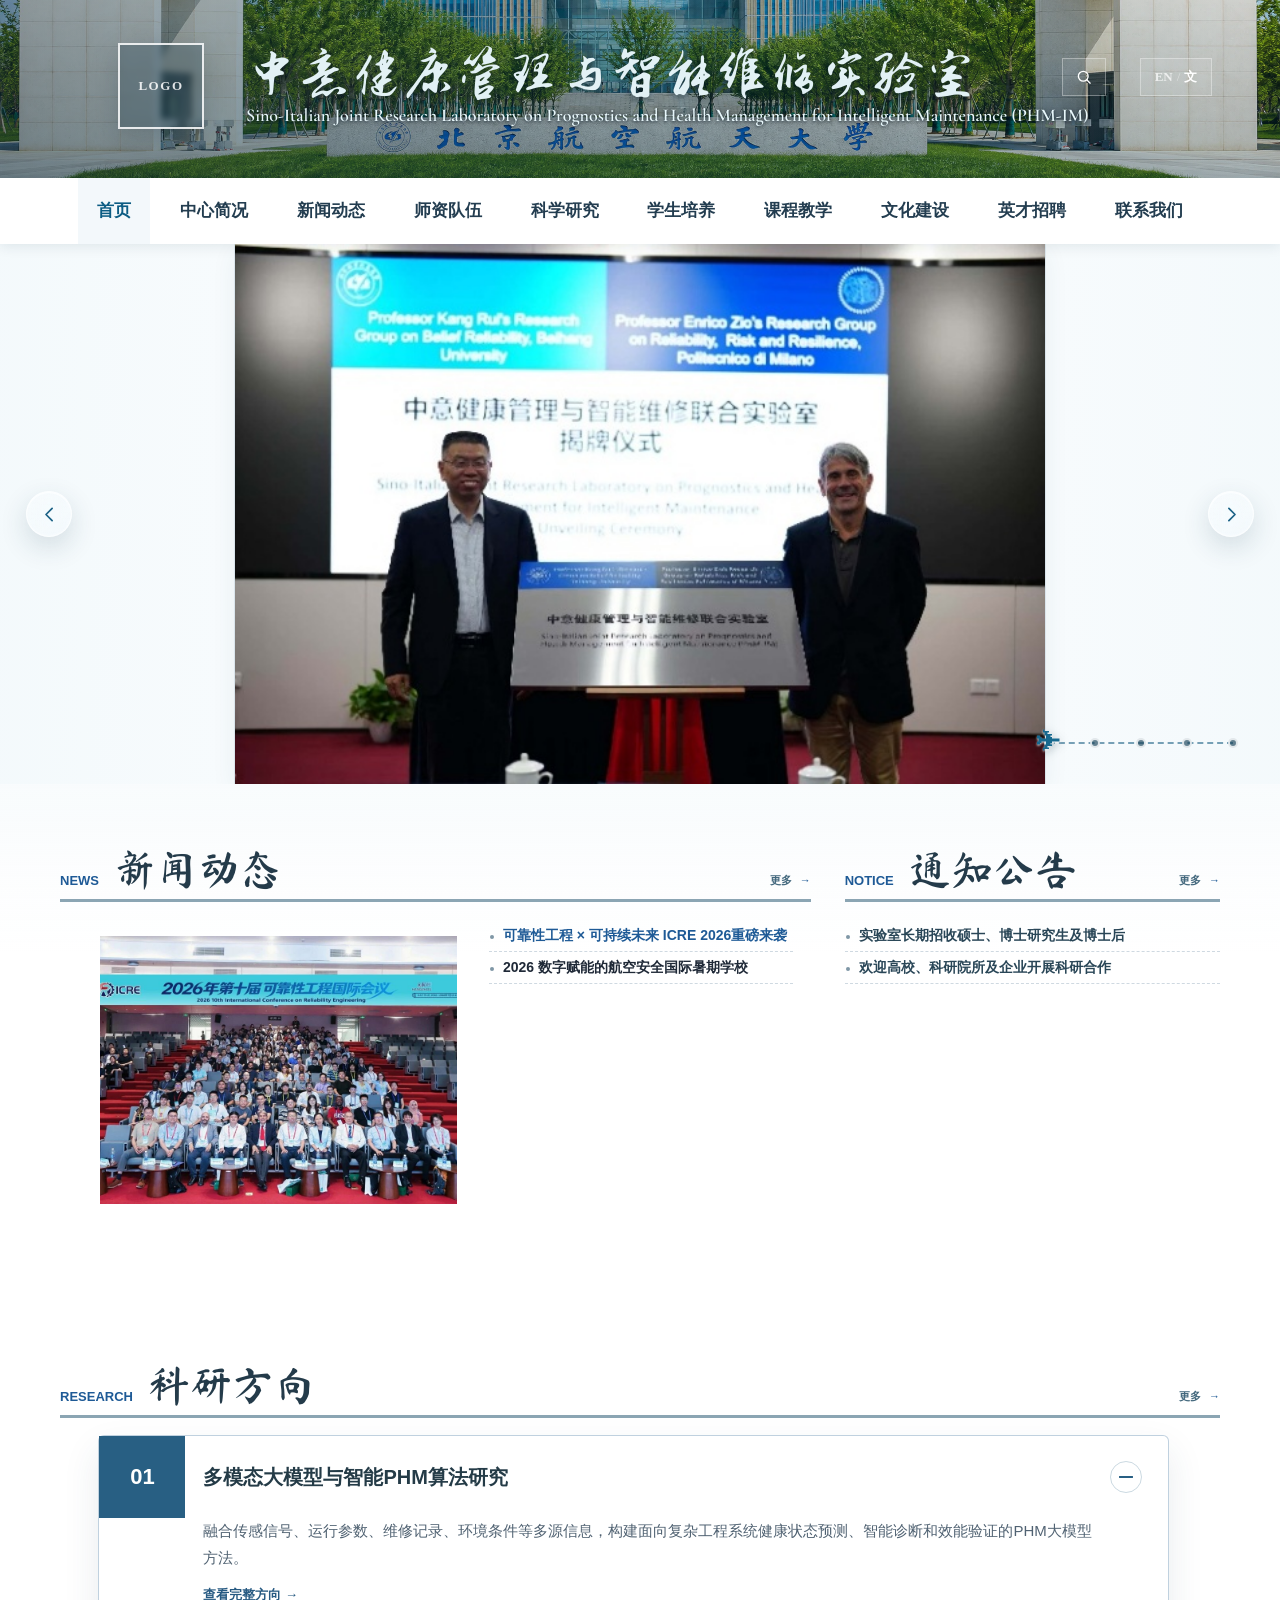
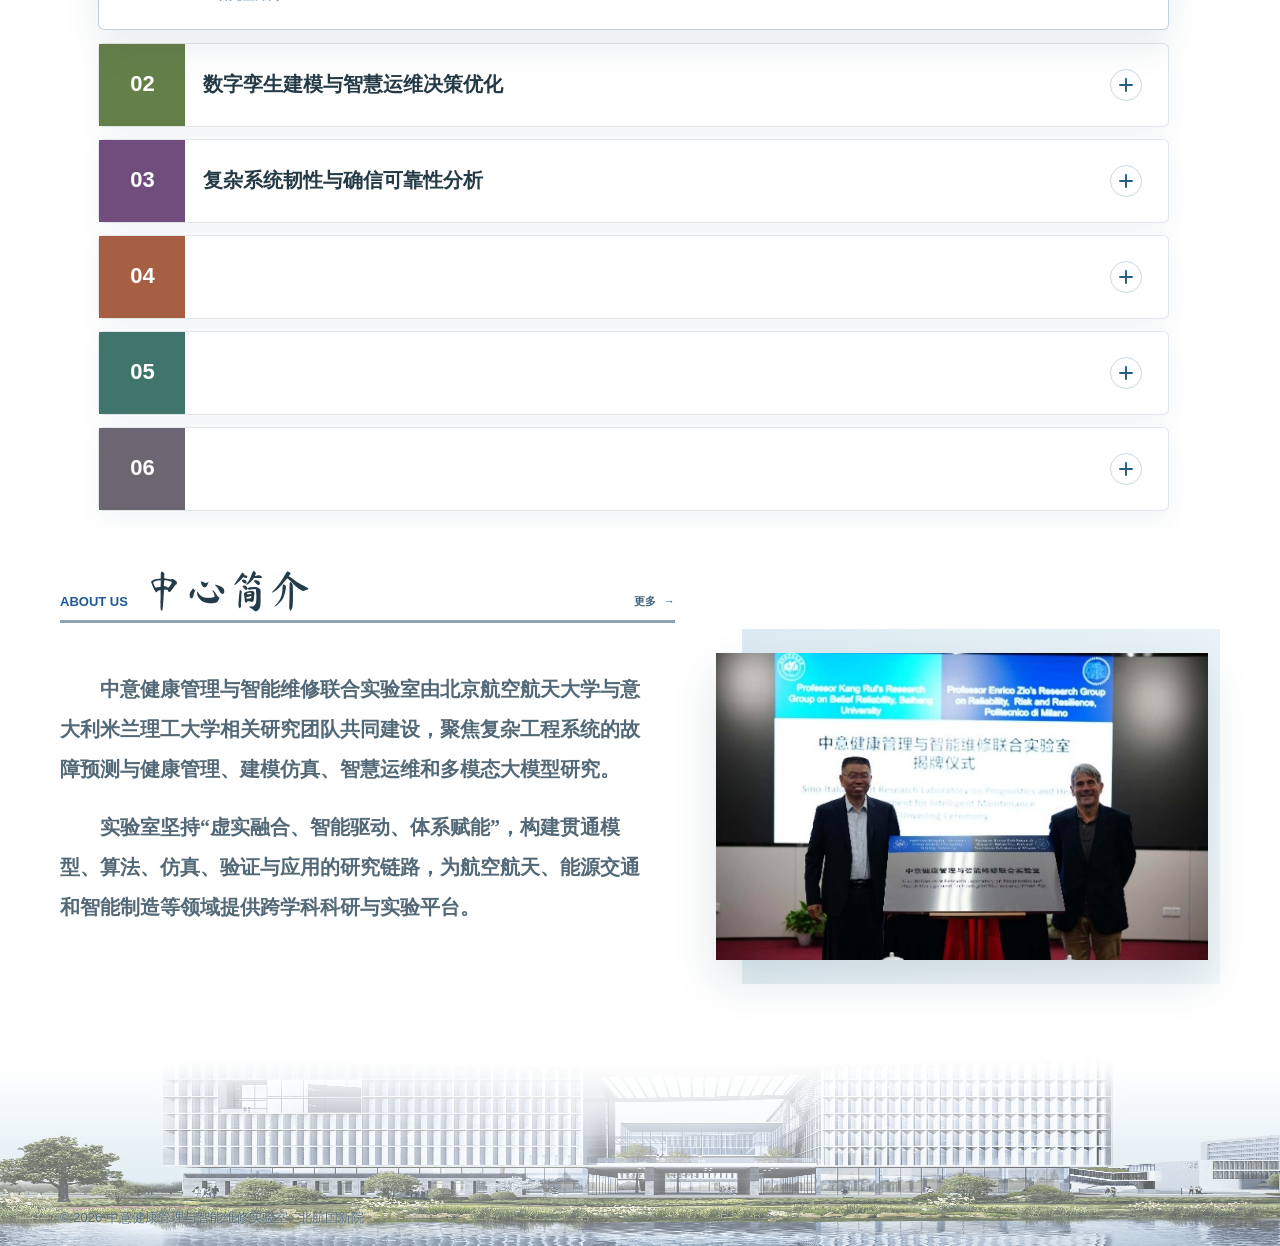
<file: index.html>
<!doctype html>
<html lang="zh-CN">
<head>
  <meta charset="utf-8">
  <meta name="viewport" content="width=device-width, initial-scale=1">
  <meta name="description" content="中意健康管理与智能维修联合实验室，聚焦复杂装备智能运维、故障预测与健康管理、数字孪生建模与韧性可靠性分析。">
  <title>中意健康管理与智能维修实验室 - 北航国新院</title>
  <link rel="preload" href="assets/fonts/ZhiMangXing-BrandSubset.ttf" as="font" type="font/ttf" crossorigin>
  <link rel="preload" href="assets/fonts/CormorantGaramond-BrandSubset.ttf" as="font" type="font/ttf" crossorigin>
  <link rel="preload" href="assets/fonts/MaShanZheng-HomeTitles.ttf" as="font" type="font/ttf" crossorigin>
  <link rel="stylesheet" href="assets/css/styles.css?v=35">
  <script src="assets/js/publications.js" defer></script>
  <script src="assets/js/content-data.js?v=8" defer></script>
  <script src="assets/js/site-config.js" defer></script>
  <script src="assets/js/site-search.js" defer></script>
  <script src="assets/js/home-interactions.js?v=40" defer></script>
  <script src="assets/js/site-navigation.js" defer></script>
  <script src="assets/js/scroll-reveal.js?v=2" defer></script>
  <script src="assets/js/research-topics.js?v=3" defer></script>
  <script src="assets/js/main.js?v=18" defer></script>
</head>
<body>
  <header class="site-header">
    <div class="brand-banner">
      <div class="brand-banner-inner">
        <a class="brand-identity" href="#home" data-page-link="home" aria-label="返回首页">
          <span class="brand-logo-placeholder" aria-hidden="true">LOGO</span>
          <span class="brand-name">
            <span class="brand-name-cn">中意健康管理与智能维修实验室</span>
            <span class="brand-name-en">Sino-Italian Joint Research Laboratory on Prognostics and Health Management for Intelligent Maintenance (PHM-IM)</span>
          </span>
        </a>
        <div class="header-utilities">
          <button class="header-search" type="button" aria-label="搜索" title="搜索">
            <svg viewBox="0 0 24 24" aria-hidden="true">
              <circle cx="11" cy="11" r="6.5"></circle>
              <path d="m16 16 4.2 4.2"></path>
            </svg>
          </button>
          <div class="language-switch header-language-switch" aria-label="语言选择">
            <a href="?lang=en" lang="en" data-language="en">EN</a>
            <span>/</span>
            <a class="is-active" href="index.html" lang="zh-CN" data-language="zh">文</a>
          </div>
        </div>
      </div>
    </div>
    <nav class="navbar" aria-label="主导航">
      <button class="nav-toggle" type="button" aria-expanded="false" aria-controls="primary-nav">菜单</button>
      <div class="nav-links" id="primary-nav">
        <a class="is-active" href="#home" data-page-link="home">首页</a>
        <div class="nav-item">
          <button class="nav-parent" type="button" aria-expanded="false" data-parent-route="team">
            <span data-nav-text data-nav-key="about-menu">中心简况</span>
          </button>
          <div class="nav-submenu">
            <a href="#team" data-page-link="team">中心简介</a>
            <a href="#center-philosophy" data-page-link="center-philosophy">中心理念</a>
            <a href="#organization" data-page-link="organization">组织架构</a>
          </div>
        </div>
        <div class="nav-item">
          <button class="nav-parent" type="button" aria-expanded="false" data-parent-route="news-conferences">
            <span data-nav-text data-nav-key="news-menu">新闻动态</span>
          </button>
          <div class="nav-submenu">
            <a href="#news-conferences" data-page-link="news" data-route="news-conferences">学术会议</a>
            <a href="#news-activities" data-page-link="news" data-route="news-activities">学术活动</a>
            <a href="#news-papers" data-page-link="news" data-route="news-papers">论文成果</a>
            <a href="#news-notices" data-page-link="news" data-route="news-notices">通知公告</a>
          </div>
        </div>
        <div class="nav-item">
          <button class="nav-parent" type="button" aria-expanded="false" data-parent-route="faculty-overview">
            <span data-nav-text data-nav-key="faculty-menu">师资队伍</span>
          </button>
          <div class="nav-submenu">
            <a href="#faculty-teachers" data-page-link="faculty" data-route="faculty-teachers" data-section-target="lab-faculty">教师</a>
            <a href="#faculty-postdocs" data-page-link="faculty" data-route="faculty-postdocs" data-section-target="lab-postdocs">博士后</a>
          </div>
        </div>
        <div class="nav-item">
          <button class="nav-parent" type="button" aria-expanded="false" data-parent-route="research">
            <span data-nav-text data-nav-key="research-menu">科学研究</span>
          </button>
          <div class="nav-submenu">
            <a href="#research" data-page-link="research">科研方向</a>
            <a href="#research-projects" data-page-link="research-projects">科研项目</a>
            <a href="#achievements" data-page-link="achievements">科研成果</a>
            <a href="#research-cooperation" data-page-link="research-cooperation">科研合作</a>
          </div>
        </div>
        <div class="nav-item">
          <button class="nav-parent" type="button" aria-expanded="false" data-parent-route="education">
            <span data-nav-text data-nav-key="students-menu">学生培养</span>
          </button>
          <div class="nav-submenu">
            <a href="#doctoral-students" data-page-link="education" data-route="doctoral-students" data-section-target="current-doctoral">博士研究生</a>
            <a href="#masters-students" data-page-link="education" data-route="masters-students" data-section-target="current-masters">硕士研究生</a>
            <div class="nav-submenu-group">
              <button class="nav-submenu-parent" type="button" aria-expanded="false" data-nav-key="alumni-menu">往届研究生</button>
              <div class="nav-submenu nav-submenu-nested">
                <a href="#alumni-doctoral" data-page-link="alumni-doctoral">博士研究生</a>
                <a href="#alumni-masters" data-page-link="alumni-masters">硕士研究生</a>
              </div>
            </div>
          </div>
        </div>
        <div class="nav-item">
          <button class="nav-parent" type="button" aria-expanded="false" data-parent-route="teaching">
            <span data-nav-text data-nav-key="teaching-menu">课程教学</span>
          </button>
          <div class="nav-submenu">
            <a href="#teaching-undergraduate" data-page-link="teaching" data-route="teaching-undergraduate">本科生课程</a>
            <a href="#teaching-graduate" data-page-link="teaching" data-route="teaching-graduate">研究生课程</a>
          </div>
        </div>
        <div class="nav-item">
          <button class="nav-parent" type="button" aria-expanded="false" data-parent-route="culture">
            <span data-nav-text data-nav-key="culture-menu">文化建设</span>
          </button>
          <div class="nav-submenu">
            <a href="#culture-gallery" data-page-link="culture" data-route="culture-gallery">文化掠影</a>
            <a href="#culture-party" data-page-link="culture" data-route="culture-party">党建活动</a>
            <a href="#culture-academic" data-page-link="culture" data-route="culture-academic">学术交流</a>
            <a href="#culture-team" data-page-link="culture" data-route="culture-team">团队建设</a>
          </div>
        </div>
        <div class="nav-item">
          <button class="nav-parent" type="button" aria-expanded="false" data-parent-route="recruitment">
            <span data-nav-text data-nav-key="recruitment-menu">英才招聘</span>
          </button>
          <div class="nav-submenu">
            <a href="#recruitment-admissions" data-page-link="talent-recruitment" data-route="recruitment-admissions">招生信息</a>
            <a href="#recruitment-talent" data-page-link="talent-recruitment" data-route="recruitment-talent">人才招聘</a>
          </div>
        </div>
        <a href="#contact" data-page-link="contact">联系我们</a>
      </div>
    </nav>
  </header>

  <main>
    <section class="page-panel is-active" id="home" data-page="home">
      <section class="lab-carousel home-hero-carousel" data-lab-carousel aria-roledescription="轮播图">
        <div class="lab-carousel-slides" aria-live="off">
          <figure class="lab-slide is-active">
            <img src="image/lab1.png" alt="实验室图片 1" width="624" height="416" decoding="async" fetchpriority="high">
          </figure>
          <figure class="lab-slide">
            <img src="image/lab2.png" alt="实验室图片 2" loading="lazy">
          </figure>
          <figure class="lab-slide">
            <img src="image/lab3.png" alt="实验室图片 3" loading="lazy">
          </figure>
          <figure class="lab-slide">
            <img src="image/lab6.jpg" alt="实验室图片 6" loading="lazy">
          </figure>
          <figure class="lab-slide">
            <img src="image/lab5.png" alt="实验室图片 5" loading="lazy">
          </figure>
        </div>
        <button class="lab-carousel-arrow is-prev" type="button" data-carousel-prev aria-label="查看上一张图片">
          <svg viewBox="0 0 24 24" aria-hidden="true">
            <path d="M15 5 8 12l7 7"></path>
          </svg>
        </button>
        <button class="lab-carousel-arrow is-next" type="button" data-carousel-next aria-label="查看下一张图片">
          <svg viewBox="0 0 24 24" aria-hidden="true">
            <path d="m9 5 7 7-7 7"></path>
          </svg>
        </button>
        <div class="lab-carousel-dots" aria-label="选择首页图片">
          <span class="lab-carousel-route" aria-hidden="true"></span>
          <span class="lab-carousel-plane" aria-hidden="true">✈</span>
          <button class="lab-carousel-dot is-active" type="button" aria-label="查看第 1 张图片" aria-current="true"></button>
          <button class="lab-carousel-dot" type="button" aria-label="查看第 2 张图片"></button>
          <button class="lab-carousel-dot" type="button" aria-label="查看第 3 张图片"></button>
          <button class="lab-carousel-dot" type="button" aria-label="查看第 4 张图片"></button>
          <button class="lab-carousel-dot" type="button" aria-label="查看第 5 张图片"></button>
        </div>
      </section>

      <section class="home-content-section home-information" aria-label="新闻动态与通知公告">
        <div class="section-shell home-information-grid">
          <section class="home-information-news" aria-labelledby="home-news-title">
            <header class="home-block-heading">
              <div class="home-block-heading-main">
                <small>NEWS</small>
                <h2 id="home-news-title">新闻动态</h2>
              </div>
              <a class="home-more" href="#news-conferences" data-page-link="news" data-route="news-conferences">更多</a>
            </header>
            <div class="home-news-board" data-home-news-board>
              <figure class="home-news-cover" aria-label="新闻封面图">
                <img class="is-active" src="image/icre-2026-cover.jpg" alt="ICRE 2026会议参会人员合影" width="1016" height="678" decoding="async" fetchpriority="high" data-home-news-cover="0">
                <img src="image/summer-school-2026.jpg" alt="2026 数字赋能的航空安全国际暑期学校合影" data-home-news-cover="1" loading="lazy">
              </figure>
              <div class="home-news-list">
                <a class="home-news-entry is-active" href="https://mp.weixin.qq.com/s/vTC1ejJQKDhgqZKh8jc96A" target="_blank" rel="noopener" data-home-news-entry="0">
                  <h3>可靠性工程 × 可持续未来 ICRE 2026重磅来袭</h3>
                </a>
                <a class="home-news-entry" href="https://mp.weixin.qq.com/s/HlfpfIzE95P60b-ABVsFCw" target="_blank" rel="noopener" data-home-news-entry="1">
                  <h3>2026 数字赋能的航空安全国际暑期学校</h3>
                </a>
              </div>
            </div>
          </section>

          <aside class="home-information-notices" aria-labelledby="home-notice-title">
            <header class="home-block-heading">
              <div class="home-block-heading-main">
                <small>NOTICE</small>
                <h2 id="home-notice-title">通知公告</h2>
              </div>
              <a class="home-more" href="#news-notices" data-page-link="news" data-route="news-notices">更多</a>
            </header>
            <div class="home-notice-list">
              <a class="home-notice-item" href="#recruitment-admissions" data-page-link="talent-recruitment" data-route="recruitment-admissions">
                <strong>实验室长期招收硕士、博士研究生及博士后</strong>
              </a>
              <a class="home-notice-item" href="#research-cooperation" data-page-link="research-cooperation">
                <strong>欢迎高校、科研院所及企业开展科研合作</strong>
              </a>
            </div>
          </aside>
        </div>
      </section>

      <section class="home-content-section home-directions" aria-labelledby="home-directions-title">
        <div class="section-shell">
          <header class="home-block-heading">
            <div class="home-block-heading-main">
              <small>RESEARCH</small>
              <h2 id="home-directions-title">科研方向</h2>
            </div>
            <a class="home-more" href="#research" data-page-link="research">更多</a>
          </header>
          <div class="home-direction-list" aria-label="科研方向列表">
            <details class="home-direction-card" data-home-direction-card>
              <summary>
                <span class="home-direction-number">01</span>
                <h3>多模态大模型与智能PHM算法研究</h3>
                <span class="home-direction-toggle" aria-hidden="true"></span>
              </summary>
              <div class="home-direction-detail">
                <p>融合传感信号、运行参数、维修记录、环境条件等多源信息，构建面向复杂工程系统健康状态预测、智能诊断和效能验证的PHM大模型方法。</p>
                <a href="#research" data-home-research-index="0">查看完整方向 <span aria-hidden="true">→</span></a>
              </div>
            </details>

            <details class="home-direction-card" data-home-direction-card>
              <summary>
                <span class="home-direction-number">02</span>
                <h3>数字孪生建模与智慧运维决策优化</h3>
                <span class="home-direction-toggle" aria-hidden="true"></span>
              </summary>
              <div class="home-direction-detail">
                <p>面向复杂工程系统全生命周期，结合MBSE、多物理场仿真与数据驱动优化，支撑运行状态评估、预测性决策和智能运维闭环验证。</p>
                <a href="#research" data-home-research-index="1">查看完整方向 <span aria-hidden="true">→</span></a>
              </div>
            </details>

            <details class="home-direction-card" data-home-direction-card>
              <summary>
                <span class="home-direction-number">03</span>
                <h3>复杂系统韧性与确信可靠性分析</h3>
                <span class="home-direction-toggle" aria-hidden="true"></span>
              </summary>
              <div class="home-direction-detail">
                <p>融合复杂网络建模、人工智能分析与数字孪生仿真，刻画系统在多扰动、多耦合和多不确定条件下的结构脆弱性、恢复能力与可靠性。</p>
                <a href="#research" data-home-research-index="2">查看完整方向 <span aria-hidden="true">→</span></a>
              </div>
            </details>

            <details class="home-direction-card" data-home-direction-card>
              <summary>
                <span class="home-direction-number">04</span>
                <h3></h3>
                <span class="home-direction-toggle" aria-hidden="true"></span>
              </summary>
              <div class="home-direction-detail">
                <p>围绕低空飞行器、无人系统和新型运载平台，研究运行风险识别、健康监测、任务保障与安全评估方法，服务低空应用场景的可靠运行。</p>
                <a href="#research-projects" data-page-link="research-projects">查看相关项目 <span aria-hidden="true">→</span></a>
              </div>
            </details>

            <details class="home-direction-card" data-home-direction-card>
              <summary>
                <span class="home-direction-number">05</span>
                <h3></h3>
                <span class="home-direction-toggle" aria-hidden="true"></span>
              </summary>
              <div class="home-direction-detail">
                <p>面向航空运维、智能制造和能源交通等场景，探索多智能体协同、知识驱动推理和自主任务规划，提升复杂系统运行维护的智能化水平。</p>
                <a href="#research-projects" data-page-link="research-projects">查看相关项目 <span aria-hidden="true">→</span></a>
              </div>
            </details>

            <details class="home-direction-card" data-home-direction-card>
              <summary>
                <span class="home-direction-number">06</span>
                <h3></h3>
                <span class="home-direction-toggle" aria-hidden="true"></span>
              </summary>
              <div class="home-direction-detail">
                <p>依托中意联合实验室和产业合作基础，推进可靠性、维修性、保障性与PHM技术在重大工程系统中的验证、转化和国际协同研究。</p>
                <a href="#research-cooperation" data-page-link="research-cooperation">查看科研合作 <span aria-hidden="true">→</span></a>
              </div>
            </details>
          </div>
        </div>
      </section>

      <section class="home-content-section home-about" aria-labelledby="home-about-title">
        <div class="section-shell">
          <header class="home-block-heading">
            <div class="home-block-heading-main">
              <small>ABOUT US</small>
              <h2 id="home-about-title">中心简介</h2>
            </div>
            <a class="home-more" href="#team" data-page-link="team">更多</a>
          </header>
          <div class="home-about-grid">
            <div class="home-about-copy">
              <p>中意健康管理与智能维修联合实验室由北京航空航天大学与意大利米兰理工大学相关研究团队共同建设，聚焦复杂工程系统的故障预测与健康管理、建模仿真、智慧运维和多模态大模型研究。</p>
              <p>实验室坚持“虚实融合、智能驱动、体系赋能”，构建贯通模型、算法、仿真、验证与应用的研究链路，为航空航天、能源交通和智能制造等领域提供跨学科科研与实验平台。</p>
            </div>
            <figure class="home-about-figure">
              <img src="image/lab1.png" alt="中意健康管理与智能维修联合实验室揭牌" loading="lazy">
            </figure>
          </div>
        </div>
      </section>

    </section>

    <section class="page-panel content-page news-page" id="news" data-page="news">
      <div class="page-shell">
        <div class="placeholder-page">
          <h1 data-placeholder-title>新闻动态</h1>
          <section class="home-news" aria-label="新闻动态">
            <div class="news-list">
              <article class="news-item">
                <div class="news-meta">
                  <time datetime="2026-07-19">2026.07.19–21</time>
                  <span>北航杭州国际校园</span>
                </div>
                <div class="news-copy">
                  <h3>可靠性工程 × 可持续未来 ICRE 2026重磅来袭</h3>
                  <p>第10届可靠性工程国际会议将在杭州举办，聚焦“面向可持续未来的可靠性工程：从经典可靠性到智能韧性系统”。</p>
                </div>
                <a class="news-link" href="https://h3i.buaa.edu.cn/info/1708/4581.htm" target="_blank" rel="noopener">[Link]</a>
              </article>
            </div>
          </section>
        </div>
      </div>
    </section>

    <section class="page-panel content-page" id="team" data-page="team">
      <div class="page-shell">
        <article class="prose lab-introduction" id="lab-overview">
          <h2>中意健康管理与智能维修联合实验室</h2>
          <p>中意健康管理与智能维修联合实验室由北航康锐教授与米兰理工大学Enrico Zio教授共同创建，由胡杨副研究员担任执行主任。实验室以“虚实融合、智能驱动、体系赋能”为总体理念，聚焦复杂工程系统的故障预测与健康管理（PHM）、建模仿真、智慧运维、多模态大模型等研究，形成贯通“模型—算法—仿真—验证—应用”的完整研究链路，为航空航天、能源交通、生产制造等系统的PHM与智慧运维提供多学科交叉研究实验的平台。现有教授2人，副教授1人，副研究员2人，博士后4人，研究生13人。</p>
          <figure class="lab-figure">
            <img src="image/中意健康管理与智能维修联合实验室照片1.png" alt="中意健康管理与智能维修联合实验室虚实融合实验平台" loading="lazy">
          </figure>
          <p>实验室由<strong>四大核心模块</strong>构成，构成PHM与智慧运维虚实一体化的实验环境：</p>
          <ol class="lab-module-list">
            <li><strong>PHM仿真系统：</strong>可模拟空客A320与波音737两型飞机的12个关键子系统、300余项关键飞行参数，支持LRU、设备、分系统层级故障注入、飞行环境建模与数据生成，用于PHM算法和运维策略验证。</li>
            <li><strong>物理故障实验平台：</strong>可模拟机载齿轮箱、轴承、机电、泵机等部件或设备的典型故障模式，配备动态扭矩传感器（精度0.01 Nm）与液压加载装置（最大载荷50 kN），可实现退化机理与故障演化实验。</li>
            <li><strong>虚拟故障实验平台：</strong>包括故障逻辑数据库、传感器虚拟注入模块与机载软总线模拟器，模拟机载设备在正常与典型故障状态下的运行数据，经软总线处理后可实时传入PHM仿真系统，实现从信号异常到系统级失效的多层级模拟。</li>
            <li><strong>高性能计算平台：</strong>配置128核CPU、1 TB内存及多张NVIDIA A100的GPU集群，支持多模态大模型的预训练、微调与推理，为智能诊断、强化学习决策与数字孪生推演提供算力保障。</li>
          </ol>
          <figure class="lab-figure">
            <img src="image/中意健康管理与智能维修联合实验室照片2.png" alt="中意健康管理与智能维修联合实验室四大核心模块" loading="lazy">
          </figure>
        </article>
      </div>
    </section>

    <section class="page-panel content-page" id="faculty" data-page="faculty">
      <div class="personnel-page-shell">
        <div class="personnel-layout">
          <aside class="personnel-sidebar" aria-label="师资队伍分类">
            <button class="personnel-side-button personnel-side-overview is-active" type="button" data-personnel-view="overview">
              <span>师资队伍</span>
            </button>
            <div class="personnel-side-list">
              <div class="personnel-side-group" data-personnel-group="faculty">
                <button class="personnel-side-button" type="button" data-personnel-view="faculty">
                  <span>教师团队</span><span class="personnel-side-symbol" aria-hidden="true"></span>
                </button>
                <div class="personnel-side-members">
                  <button type="button" data-personnel-member="person-yang-hu" data-personnel-member-view="faculty">胡杨</button>
                  <button type="button" data-personnel-member="person-yang-li" data-personnel-member-view="faculty">李洋</button>
                  <button type="button" data-personnel-member="person-xiaoyu-jiang" data-personnel-member-view="faculty">江肖禹</button>
                </div>
              </div>
              <div class="personnel-side-group" data-personnel-group="postdocs">
                <button class="personnel-side-button" type="button" data-personnel-view="postdocs">
                  <span>博士后研究人员</span><span class="personnel-side-symbol" aria-hidden="true"></span>
                </button>
                <div class="personnel-side-members">
                  <button type="button" data-personnel-member="person-danyang-han" data-personnel-member-view="postdocs">韩丹阳</button>
                  <button type="button" data-personnel-member="person-di-su" data-personnel-member-view="postdocs">苏迪</button>
                  <button type="button" data-personnel-member="person-jiayu-wang" data-personnel-member-view="postdocs">王佳宇</button>
                  <button type="button" data-personnel-member="person-zhenqin-yin" data-personnel-member-view="postdocs">尹珍琴</button>
                </div>
              </div>
            </div>
          </aside>
          <div class="personnel-main">
            <header class="personnel-page-heading">
              <h1 data-personnel-heading>师资队伍</h1>
              <nav class="personnel-breadcrumb" aria-label="当前位置">
                <button type="button" data-personnel-home>首页</button>
                <i>/</i>
                <button type="button" data-personnel-overview>师资队伍</button>
                <i data-personnel-detail-separator hidden>/</i>
                <strong data-personnel-current hidden></strong>
              </nav>
            </header>
            <section class="personnel-view personnel-overview is-active" data-personnel-panel="overview">
              <section class="personnel-overview-section" data-personnel-overview-group="faculty">
                <div class="personnel-overview-grid">
                  <article class="personnel-overview-card" data-personnel-overview-member="person-yang-hu" data-personnel-overview-view="faculty">
                    <img src="image/Yang Hu.png" alt="胡杨老师" loading="lazy">
                    <h3>胡杨 <span>Yang Hu</span></h3>
                    <p>执行主任 / 副研究员 / 博士生导师</p>
                  </article>
                  <article class="personnel-overview-card" data-personnel-overview-member="person-yang-li" data-personnel-overview-view="faculty">
                    <img src="image/Yang Li.png" alt="李洋老师" loading="lazy">
                    <h3>李洋 <span>Yang Li</span></h3>
                    <p>副教授 / 硕士生导师</p>
                  </article>
                  <article class="personnel-overview-card" data-personnel-overview-member="person-xiaoyu-jiang" data-personnel-overview-view="faculty">
                    <img src="image/Xiaoyu Jiang.png" alt="江肖禹老师" loading="lazy">
                    <h3>江肖禹 <span>Xiaoyu Jiang</span></h3>
                    <p>副研究员 / 硕士生导师</p>
                  </article>
                </div>
              </section>
              <section class="personnel-overview-section" data-personnel-overview-group="postdocs">
                <div class="personnel-overview-grid">
                  <article class="personnel-overview-card" data-personnel-overview-member="person-danyang-han" data-personnel-overview-view="postdocs">
                    <img src="image/Danyang Han.png" alt="韩丹阳博士后" loading="lazy">
                    <h3>韩丹阳 <span>Danyang Han</span></h3>
                    <p>博士后研究人员</p>
                  </article>
                  <article class="personnel-overview-card" data-personnel-overview-member="person-di-su" data-personnel-overview-view="postdocs">
                    <img src="image/Di Su.png" alt="苏迪博士后" loading="lazy">
                    <h3>苏迪 <span>Di Su</span></h3>
                    <p>博士后研究人员</p>
                  </article>
                  <article class="personnel-overview-card" data-personnel-overview-member="person-jiayu-wang" data-personnel-overview-view="postdocs">
                    <img src="image/Jiayu Wang.png" alt="王佳宇博士后" loading="lazy">
                    <h3>王佳宇 <span>Jiayu Wang</span></h3>
                    <p>博士后研究人员</p>
                  </article>
                  <article class="personnel-overview-card" data-personnel-overview-member="person-zhenqin-yin" data-personnel-overview-view="postdocs">
                    <span class="personnel-overview-photo-placeholder" aria-label="尹珍琴暂无照片">
                      <svg viewBox="0 0 64 64" aria-hidden="true"><circle cx="32" cy="22" r="13"></circle><path d="M9 58c1.8-14 10.2-22 23-22s21.2 8 23 22H9z"></path></svg>
                    </span>
                    <h3>尹珍琴 <span>Zhenqin Yin</span></h3>
                    <p>博士后研究人员</p>
                  </article>
                </div>
              </section>
            </section>
        <div class="lab-personnel">
          <section class="personnel-section personnel-detail-view" id="lab-faculty" data-personnel-panel="faculty">
            <h2 class="personnel-section-title">教师团队</h2>
            <div class="personnel-list">
              <article class="personnel-card" id="person-yang-hu">
                <img class="personnel-photo" src="image/Yang Hu.png" alt="胡杨老师" loading="lazy">
                <div>
                  <p class="personnel-role">执行主任 / 副研究员 / 博士生导师</p>
                  <h3 class="personnel-name">胡杨 <span>Yang Hu</span></h3>
                  <p class="personnel-research"><strong>研究方向：</strong>复杂系统故障预测与健康管理（PHM）、人工智能与工业大数据、装备系统建模与仿真。</p>
                  <p class="personnel-email"><strong>邮箱：</strong>yang_hu@buaa.edu.cn</p>
                  <div class="personnel-links">
                    <a class="personnel-link-primary" href="huyang-homepage/" target="_blank" rel="noopener">个人主页</a>
                    <a href="https://shi.buaa.edu.cn/huyang" target="_blank" rel="noopener">北航教师主页</a>
                    <a href="https://scholar.google.com/citations?user=t0t8_BkAAAAJ&amp;hl=en" target="_blank" rel="noopener">Google Scholar</a>
                  </div>
                </div>
                <div class="personnel-profile-sections">
                  <section class="personnel-profile-section">
                    <h4>个人简介</h4>
                    <p>胡杨，北京航空航天大学杭州国际创新研究院（国际创新学院）副研究员、博士生导师，智慧民航科创中心成员。2015年博士毕业于意大利米兰理工大学，师从Enrico Zio教授。近年来专注于复杂系统故障预测与健康管理（PHM）、人工智能、装备与系统体系建模及仿真等方面的研究。</p>
                  </section>
                  <section class="personnel-profile-section">
                    <h4>研究方向</h4>
                    <p>主要从事复杂系统故障预测与健康管理（PHM）、人工智能与工业大数据、装备与系统体系建模及仿真、智能运维与预测性维修决策优化等方面的研究。</p>
                  </section>
                  <section class="personnel-profile-section">
                    <h4>学术成果</h4>
                    <p>作为项目负责人或联合负责人，主持国家和省部级科研项目18项，累计经费3900余万元，围绕新一代航空装备保障体系、PHM保障模式、智能保障系统、保障效能仿真和保障大数据应用等方向完成多项研究。以第一作者或通讯作者在Reliability Engineering &amp; System Safety、Mechanical Systems and Signal Processing等国际期刊发表学术论文30余篇，Google Scholar总被引1600余次，h-index 16；出版专著2部，获授权国家发明专利5项、软件著作权2项。曾获中国航空学会自然科学奖二等奖1项、军队科学技术进步奖二等奖2项，并于2020年入选中国科协青年人才托举工程。</p>
                  </section>
                </div>
              </article>
              <article class="personnel-card" id="person-yang-li">
                <img class="personnel-photo" src="image/Yang Li.png" alt="李洋老师" loading="lazy">
                <div>
                  <p class="personnel-role">副教授 / 硕士生导师</p>
                  <h3 class="personnel-name">李洋 <span>Yang Li</span></h3>
                  <p class="personnel-research"><strong>研究方向：</strong>超越可靠性与自主智能，包括测试性设计与智能控制、故障诊断与容错、加速试验与寿命预测，以及可靠性、保障性和维修性设计。</p>
                  <p class="personnel-email"><strong>邮箱：</strong>yongerli@buaa.edu.cn</p>
                </div>
                <div class="personnel-profile-sections">
                  <section class="personnel-profile-section">
                    <h4>个人简介</h4>
                    <p>北京航空航天大学副教授，硕士生导师，上海市“超级博士后”，意大利米兰理工大学－南京航空航天大学联合培养博士，上海大学控制科学与工程专业（一级学科，上海市高峰学科）博士后。</p>
                  </section>
                  <section class="personnel-profile-section">
                    <h4>研究方向</h4>
                    <p>主要从事超越可靠性与自主智能研究，具体包括测试性设计与智能控制、故障诊断与容错、加速试验与寿命预测、可靠性/保障性/维修性设计及其在复杂工程系统中的应用。</p>
                  </section>
                  <section class="personnel-profile-section">
                    <h4>学术成果</h4>
                    <p>累计发表学术论文50余篇，合著出版学术专著1部，申请/授权国家发明专利10余项。担任期刊Artificial Intelligence and Autonomous Systems、《仪器仪表学报（英文版）》、Intelligence &amp; Robotics等青年编委，以及SCI期刊Machines、Processes客座编委，兼任多个国际会议（如IEEE ICPS、QR2MSE、RCAE、ICRE等）专题分会主席、出版主席、程序委员会主席，并长期担任IEEE TSMC、IEEE TNNLS、IEEE TIM、IEEE TII等国际权威期刊审稿人。主持/参与国家自然科学基金项目、国家重点研发计划项目等10余项。曾荣获上海市自动化学会最佳论文奖、EECR最佳论文奖、RCAE最佳论文奖、CCDC最具人气论文奖、IEEE TIM杰出审稿人等荣誉。</p>
                  </section>
                </div>
              </article>
              <article class="personnel-card" id="person-xiaoyu-jiang">
                <img class="personnel-photo" src="image/Xiaoyu Jiang.png" alt="江肖禹老师" loading="lazy">
                <div>
                  <p class="personnel-role">副研究员 / 硕士生导师</p>
                  <h3 class="personnel-name">江肖禹 <span>Xiaoyu Jiang</span></h3>
                  <p class="personnel-research"><strong>研究方向：</strong>机器学习、大模型、智能体等人工智能技术在智能制造、低空运维、智慧能源等工业领域的应用。</p>
                  <p class="personnel-email"><strong>邮箱：</strong>jiangxiaoyu@buaa.edu.cn</p>
                  <div class="personnel-links">
                    <a href="https://shi.buaa.edu.cn/jiangxiaoyu/zh_CN/index/219991/list/index.htm" target="_blank" rel="noopener">北航教师主页</a>
                    <a href="https://scholar.google.com.hk/citations?user=SZzM_wUAAAAJ&amp;hl=en&amp;oi=ao" target="_blank" rel="noopener">Google Scholar</a>
                  </div>
                </div>
                <div class="personnel-profile-sections">
                  <section class="personnel-profile-section">
                    <h4>个人简介</h4>
                    <p>浙江大学控制科学与工程专业博士，现为北京航空航天大学硕士生导师、iData Group负责人。入选浙江省青年人才托举培养项目、浙江省博士后择优资助项目，获浙江省自然科学三等奖。曾在浙江大学工业控制技术全国重点实验室、香港城市大学系统工程系、美国堪萨斯大学航空工程系开展博士后和访问研究。</p>
                  </section>
                  <section class="personnel-profile-section">
                    <h4>研究方向</h4>
                    <p>主要从事机器学习、大模型、智能体等人工智能技术在智能制造、低空运维、智慧能源等工业领域的前沿研究。</p>
                  </section>
                  <section class="personnel-profile-section">
                    <h4>学术成果</h4>
                    <p>已累计在IEEE汇刊（IEEE TPAMI、TSMC、TIE、TII、TR、TASE、TIM、TAI）、IEEE JAS等高水平期刊及NeurIPS等国际会议发表相关论文60余篇，Google总被引超过1300次，其中5篇入选ESI高被引论文。相关研究成果已应用于化工过程、旋转设备、离散制造等复杂工业系统，申请和授权发明专利20余项。近年来主持国家自然科学基金青年项目、浙江省自然科学基金探索项目、杭州市自然科学基金青年项目等，并作为核心成员参与科技部重大项目和国家重点研发计划课题。</p>
                  </section>
                </div>
              </article>
            </div>
          </section>

          <section class="personnel-section personnel-detail-view" id="lab-postdocs" data-personnel-panel="postdocs">
            <h2 class="personnel-section-title">博士后研究人员</h2>
            <div class="personnel-list">
              <article class="personnel-card" id="person-danyang-han">
                <img class="personnel-photo" src="image/Danyang Han.png" alt="韩丹阳博士后" loading="lazy">
                <div>
                  <p class="personnel-role">博士后</p>
                  <h3 class="personnel-name">韩丹阳 <span>Danyang Han</span></h3>
                  <p class="personnel-email"><strong>邮箱：</strong></p>
                  <div class="personnel-profile-sections">
                    <section class="personnel-profile-section"><h4>个人简介</h4><p>北京航空航天大学工学博士，现为北京航空航天大学博士后。博士期间曾获北京航空航天大学优秀研究生、博士生奖学金等荣誉。现任中国指挥控制学会可靠性系统科学与工程专业委员会委员，SCI期刊客座编辑。</p></section>
                    <section class="personnel-profile-section"><h4>研究方向</h4><p>长期从事复杂设备剩余寿命预测与全寿命复杂系统健康感知与诊断研究工作。面向工业制造、“三航”产业，基于数字孪生理论，结合物理信息与深度学习模型，开展复杂设备健康状态信息融合、性能退化建模、剩余寿命预测、故障诊断等技术研究。</p></section>
                    <section class="personnel-profile-section"><h4>学术成果</h4><p>曾参与国家自然基金、国家重点研发计划、装备预先研究项目以及多项平行单位合作项目。出版学术专著1部，发表学术论文20余篇，授权发明专利10余项。</p></section>
                  </div>
                </div>
              </article>
              <article class="personnel-card" id="person-di-su">
                <img class="personnel-photo" src="image/Di Su.png" alt="苏迪博士后" loading="lazy">
                <div>
                  <p class="personnel-role">博士后</p>
                  <h3 class="personnel-name">苏迪 <span>Di Su</span></h3>
                  <p class="personnel-email"><strong>邮箱：</strong>sudi314@buaa.edu.cn</p>
                  <div class="personnel-profile-sections">
                    <section class="personnel-profile-section"><h4>个人简介</h4><p>苏迪，博士，现为北京航空航天大学博士后。本硕博毕业于北京理工大学宇航学院，曾任杭州极弱磁场国家重大科技基础设施研究院钱江研究员，具有科研与工程项目实施经验。主持中国博士后科学基金面上资助、浙江省博士后科研择优资助及企业科研项目等。</p></section>
                    <section class="personnel-profile-section"><h4>研究方向</h4><p>主要从事航空装备智能保障研究，聚焦数字孪生、多智能体建模与智能决策、故障预测与健康管理及可靠性分析，重点开展复杂装备状态感知、风险评估与协同运维优化研究。</p></section>
                    <section class="personnel-profile-section"><h4>学术成果</h4><p>已发表SCI/EI论文10余篇，授权国家发明专利10余项；主持中国博士后科学基金、浙江省博士后科研择优资助及企业横向项目共4项，累计主持项目经费255万元；作为核心骨干参与国家重大科技基础设施及航空装备智能保障等科研项目。</p></section>
                  </div>
                </div>
              </article>
              <article class="personnel-card" id="person-jiayu-wang">
                <img class="personnel-photo" src="image/Jiayu Wang.png" alt="王佳宇博士后" loading="lazy">
                <div>
                  <p class="personnel-role">博士后</p>
                  <h3 class="personnel-name">王佳宇 <span>Jiayu Wang</span></h3>
                  <p class="personnel-email"><strong>邮箱：</strong></p>
                  <div class="personnel-profile-sections">
                    <section class="personnel-profile-section">
                      <h4>个人简介</h4>
                      <p>江南大学自动化本科，控制科学与工程专业博士，博士期间受CSC资助前往University of Auckland于新西兰皇家科学院院士Brent Young教授团队联合培养，目前为北京航空航天大学博士后。</p>
                    </section>
                    <section class="personnel-profile-section">
                      <h4>研究方向</h4>
                      <p>主要从事深度学习、大模型、智能体等人工智能技术在智能制造、低空运维等工业过程的软测量、质量监测方面的前沿研究。</p>
                    </section>
                    <section class="personnel-profile-section">
                      <h4>学术成果</h4>
                      <p>已累计在IEEE TII、TIM、IOTJ等高水平期刊及会议发表第一或通讯作者论文10余篇，授权国家发明专利3项。主持并结题江苏省研究生科研与实践创新计划1项，荣获2025年江南大学优秀博士毕业论文奖、国家奖学金、校十佳研究生等荣誉。</p>
                    </section>
                  </div>
                </div>
              </article>
              <article class="personnel-card" id="person-zhenqin-yin">
                <span class="personnel-photo-placeholder" aria-label="尹珍琴暂无照片">
                  <svg viewBox="0 0 64 64" aria-hidden="true"><circle cx="32" cy="22" r="13"></circle><path d="M9 58c1.8-14 10.2-22 23-22s21.2 8 23 22H9z"></path></svg>
                </span>
                <div>
                  <p class="personnel-role">博士后</p>
                  <h3 class="personnel-name">尹珍琴 <span>Zhenqin Yin</span></h3>
                  <p class="personnel-email"><strong>邮箱：</strong></p>
                  <div class="personnel-profile-sections">
                    <section class="personnel-profile-section">
                      <h4>个人简介</h4>
                      <p>浙江大学控制科学与工程专业博士，现为北京航空航天大学博士后。博士期间曾获浙江大学优秀研究生、博士生奖学金等荣誉，并获国家建设高水平大学公派研究生项目资助。曾在浙江大学工业控制技术全国重点实验室开展科研工作，并赴日本京都大学情报学研究科开展访问研究。</p>
                    </section>
                    <section class="personnel-profile-section">
                      <h4>研究方向</h4>
                      <p>主要从事机器学习、人工智能安全、数据驱动建模与工业智能系统等方面的研究。</p>
                    </section>
                    <section class="personnel-profile-section">
                      <h4>学术成果</h4>
                      <p>近五年来参与科技创新2030“新一代人工智能”重大项目、国家自然科学基金重点项目等科研项目，围绕工业过程数据智能建模、智能模型安全与鲁棒学习、过程监测与故障诊断等方向开展研究。已在IEEE TII、TIFS、TITS、RESS等高水平期刊及学会推荐A类国际会议发表多篇相关论文，研究成果涉及复杂工业环境下的数据驱动建模、安全评估与可靠学习等问题。</p>
                    </section>
                  </div>
                </div>
              </article>
            </div>
          </section>
        </div>
          </div>
        </div>
      </div>
    </section>

    <section class="page-panel content-page home-research" id="research" data-page="research">
      <div class="page-shell">
        <article class="prose">
          <div class="research-intro">
            <p><strong>中意健康管理与智能维修联合实验室</strong>以复杂工程系统的健康预测、数字孪生与系统韧性为核心研究主线，面向航空航天、能源交通、智能制造等领域的高端工程系统，构建<strong>“多模态智能认知—虚实融合建模—系统可靠保障”</strong>的研究体系。<span class="research-intro-lead">实验室重点开展：</span></p>
          </div>

          <div class="research-topic-list">
            <details class="research-topic-card">
              <summary>
                <span class="research-topic-image" aria-hidden="true">
                  <img src="assets/images/research-phm-card.jpg" alt="" loading="lazy">
                </span>
                <span class="research-topic-number">01</span>
                <span class="research-topic-copy">
                  <strong>多模态大模型<br>与智能PHM算法研究</strong>
                  <small>融合AI与机理模型，实现复杂系统健康状态的预测与诊断</small>
                </span>
                <span class="research-topic-action"><span class="research-topic-action-open">查看详情</span><span class="research-topic-action-close">收起详情</span></span>
              </summary>
              <div class="research-topic-detail">
                <div class="research-topic-detail-inner">
                <p>本研究方向以多模态大模型为核心，面向复杂工程系统PHM，构建从多源数据处理到模型训练与效能验证的完整技术体系。通过融合传感信号、运行参数、维修记录、环境条件等多维信息，探索PHM任务的认知建模与智能优化方法，为航空航天、能源、交通等领域的高可靠工程系统提供新一代健康管理解决方案。研究内容包括：</p>
                <p><strong>（1）PHM多模态数据处理：</strong>研究异构数据的清洗、对齐与表征学习方法，构建多源数据标准化流程与高效表示框架，实现不同模态（结构、时序、图像、文本）数据的统一表达与动态融合。</p>
                <p><strong>（2）PHM多模态大模型综合建模：</strong>构建面向PHM任务的多模态认知大模型，形成由数字孪生模块（物理约束）、知识增强模块（领域知识与专家经验）及二者间的动态融合机制组成的综合建模框架，实现机理与数据的深度协同。</p>
                <p><strong>（3）多智能体协同的PHM大模型训练方法：</strong>基于多智能体强化学习（Multi-Agent Reinforcement Learning, MARL）和协同优化技术，研究多任务、多场景、多设备的联合训练策略，实现模型在复杂系统下的分布式感知与协同决策能力。</p>
                <p><strong>（4）PHM多模态大模型虚实融合验证：</strong>通过将仿真生成数据与真实运行数据进行融合验证，在不同任务场景、故障剖面和运行条件下评估模型的鲁棒性、泛化性与工程可用度，构建可持续迭代的PHM智能模型验证体系。</p>
                <p>该方向的目标是形成“数据驱动 + 机理约束 + 知识增强 + 智能协同 + 虚实验证”的多模态PHM研究框架，实现复杂工程系统的全生命周期预测性维护与自主智能保障。</p>
                <figure class="research-figure">
                  <img src="image/多模态大模型与PHM智能算法研究.png" alt="多模态大模型与PHM智能算法研究框架图" loading="lazy">
                </figure>
                </div>
              </div>
            </details>

            <details class="research-topic-card">
              <summary>
                <span class="research-topic-image" aria-hidden="true">
                  <img src="assets/images/research-digital-twin-card.jpg" alt="" loading="lazy">
                </span>
                <span class="research-topic-number">02</span>
                <span class="research-topic-copy">
                  <strong>数字孪生建模<br>与智慧运维决策优化</strong>
                  <small>通过虚实一体化仿真实现工程系统运行与保障的智能决策</small>
                </span>
                <span class="research-topic-action"><span class="research-topic-action-open">查看详情</span><span class="research-topic-action-close">收起详情</span></span>
              </summary>
              <div class="research-topic-detail">
                <div class="research-topic-detail-inner">
                <p>本研究方向以数字孪生技术（Digital Twin, DT）为核心，研究复杂工程系统从需求、功能到物理层的全生命周期建模与虚实协同运行机制。通过模型驱动系统工程（MBSE）、多物理场仿真与数据驱动优化算法相结合，构建工程系统运行状态的实时映射与预测性决策框架，支撑高可靠、高效率的智能运维体系。主要研究内容包括：</p>
                <p><strong>（1）数字孪生体系结构与多层级建模方法：</strong>研究复杂系统的多层级数字孪生体系，包括任务层、系统层、设备层与部件层建模。建立从“需求—功能—逻辑—物理—行为”的映射链路，实现虚实协同与多尺度关联建模。</p>
                <p><strong>（2）多物理场建模与运行行为仿真：</strong>构建涵盖结构力学、热学、电气与流体等多物理场耦合仿真模型，研究工程系统在真实任务与极端环境下的动态响应与退化规律，为状态监测与寿命预测提供机理支撑。</p>
                <p><strong>（3）基于数字孪生的系统运行状态评估与预测：</strong>研究数字孪生模型与实时传感数据的融合算法，实现对工程系统健康状态、任务性能与潜在故障风险的动态评估与前瞻预测。</p>
                <p><strong>（4）智慧运维与决策优化算法：</strong>结合强化学习、多目标优化与演化计算方法，构建基于数字孪生反馈的运维决策模型，研究维修计划优化、任务调度、资源配置与应急恢复策略，实现运维效能与成本的最优平衡。</p>
                <p><strong>（5）虚实闭环验证与智能仿真平台开发：</strong>构建虚实一体化实验验证平台，实现算法、模型与系统策略的闭环验证。开发基于AnyLogic、Modelica、Python的可扩展智能仿真系统，实现从仿真验证到工程部署的全链路支撑。</p>
                <p>该方向形成了从“模型构建—仿真验证—智能决策—闭环优化”的一体化研究链路，为高端工程系统的可用度提升和全寿命周期管理提供系统解决方案。</p>
                <figure class="research-figure">
                  <img src="image/数字孪生建模与智慧运维决策优化.png" alt="数字孪生建模与智慧运维决策优化框架图" loading="lazy">
                </figure>
                </div>
              </div>
            </details>

            <details class="research-topic-card">
              <summary>
                <span class="research-topic-image" aria-hidden="true">
                  <img src="assets/images/research-resilience-card.jpg" alt="" loading="lazy">
                </span>
                <span class="research-topic-number">03</span>
                <span class="research-topic-copy">
                  <strong>复杂系统韧性<br>与确信可靠性分析</strong>
                  <small>揭示系统结构演化规律，量化系统抗扰与恢复能力</small>
                </span>
                <span class="research-topic-action"><span class="research-topic-action-open">查看详情</span><span class="research-topic-action-close">收起详情</span></span>
              </summary>
              <div class="research-topic-detail">
                <div class="research-topic-detail-inner">
                <p>本研究方向面向航空航天、能源交通及智能制造等典型复杂工程体系，研究系统韧性（Resilience）与确信可靠性（Belief Reliability）的理论框架与工程化分析方法。通过融合复杂网络建模、人工智能分析与数字孪生仿真技术，揭示系统在多扰动、多耦合、多不确定条件下的结构脆弱性与动态演化规律，为高复杂度工程系统提供可量化的安全性与可靠性评估手段。研究内容包括：</p>
                <p><strong>（1）复杂网络建模与系统耦合分析：</strong>研究复杂系统的结构特征、耦合关系与动态演化规律，构建多层、多域、多尺度的复杂系统网络模型。开展全关联超网络（OmniLink HyperNetwork, OHN）框架设计与动态构建方法研究，实现多实体、多关系、多时间尺度下的高维系统交互建模； 在此基础上，提出结构秩序熵（Structural Order Entropy）的定义与计算方法，用于度量系统结构复杂性与有序度变化，为系统稳健性与演化趋势提供数学刻画。</p>
                <p><strong>（2）确信可靠性理论与不确定性量化：</strong>发展基于确信理论的系统可靠性建模方法，融合贝叶斯推断、证据理论与模糊逻辑，实现多源不确定信息的综合表达、更新与动态评估。</p>
                <p><strong>（3）系统韧性评估与指标体系构建：</strong>研究系统在扰动、故障与外部冲击下的恢复能力与稳健性特征，建立韧性量化指标、演化模型与评价体系，为系统可恢复性与任务连续性分析提供支撑。</p>
                <p><strong>（4）韧性增强与结构优化策略：</strong>面向高风险场景，设计自适应控制与结构重构方法，提出冗余配置与动态恢复决策策略，实现系统层级的韧性提升与风险主动防御。</p>
                <p>该方向致力于建立融合网络科学、信息熵理论与AI建模的新型系统可靠性研究范式，支撑国家关键工程系统和基础设施的智能安全管理、抗扰性设计与任务持续能力提升。</p>
                <figure class="research-figure">
                  <img src="image/复杂系统韧性与确信可靠性分析.png" alt="复杂系统韧性与确信可靠性分析框架图" loading="lazy">
                </figure>
                </div>
              </div>
            </details>
          </div>

          <p class="research-outro">三个方向相互支撑，共同构成实验室<strong>“智能—仿真—保障”</strong>一体化创新体系，为未来高可靠、高智能、高韧性的工程系统提供理论基础与技术支撑。</p>
        </article>
        <button class="research-collapse-button" id="research-collapse-button" type="button" aria-hidden="true" tabindex="-1">
          <span aria-hidden="true">↑</span>收起详情
        </button>
      </div>
    </section>

    <section class="page-panel content-page" id="achievements" data-page="achievements">
      <div class="section-shell">
        <nav class="education-subnav achievement-subnav" aria-label="科研成果页面导航">
          <button class="is-active" type="button" data-achievement-target="achievement-journals">期刊论文</button>
          <button type="button" data-achievement-target="achievement-conferences">会议及其他</button>
          <button type="button" data-achievement-target="achievement-books">专著</button>
          <button type="button" data-achievement-target="achievement-patents">专利与软著</button>
        </nav>
        <div class="achievement-publications" aria-live="polite">
          <section class="publication-block" id="achievement-journals"></section>
          <section class="publication-block" id="achievement-conferences"></section>
          <section class="publication-block" id="achievement-books"></section>
          <section class="publication-block" id="achievement-patents"></section>
        </div>
      </div>
    </section>

    <section class="page-panel content-page" id="education" data-page="education">
      <div class="page-shell">
        <nav class="education-subnav" aria-label="人才培养页面导航">
          <button class="is-active" type="button" data-education-target="education-students">学生培养</button>
          <button type="button" data-education-target="education-recruitment">招生说明</button>
        </nav>
        <article class="prose recruitment-content">
          <section class="education-feature" id="education-students">
            <h2 class="education-section-title">学生培养</h2>
            <h3 class="student-subheading">在读 / 指导学生（部分）</h3>
            <div class="student-group" id="current-doctoral">
              <h4 class="student-group-title">博士研究生</h4>
              <ul class="student-grid">
                <li><a class="student-card" href="students/profile.html?id=dongcan-liu"><img src="image/Dongcan Liu.png" alt="刘东灿" loading="lazy"><span class="student-card-body"><span class="student-card-name">刘东灿</span><span class="student-card-meta">专业：控制科学与工程</span><span class="student-card-email">邮箱：</span><span class="student-card-link">个人主页 →</span></span></a></li>
              </ul>
            </div>
            <div class="student-group" id="current-masters">
              <h4 class="student-group-title">硕士研究生</h4>
              <ul class="student-grid">
                <li><a class="student-card" href="students/profile.html?id=xinhang-chen"><img src="image/Xinhang Chen.png" alt="陈昕航" loading="lazy"><span class="student-card-body"><span class="student-card-name">陈昕航</span><span class="student-card-meta">专业：电子信息</span><span class="student-card-email">邮箱：</span><span class="student-card-link">个人主页 →</span></span></a></li>
                <li><a class="student-card" href="students/profile.html?id=jun-deng"><img src="image/Jun Deng.png" alt="邓畯" loading="lazy"><span class="student-card-body"><span class="student-card-name">邓畯</span><span class="student-card-meta">专业：电子信息</span><span class="student-card-email">邮箱：</span><span class="student-card-link">个人主页 →</span></span></a></li>
                <li><a class="student-card" href="students/profile.html?id=jing-li"><img src="image/Jing Li.png" alt="李婧" loading="lazy"><span class="student-card-body"><span class="student-card-name">李婧</span><span class="student-card-meta">专业：电子信息</span><span class="student-card-email">邮箱：</span><span class="student-card-link">个人主页 →</span></span></a></li>
                <li><a class="student-card" href="students/profile.html?id=kunlong-huang"><img src="image/Kunlong Huang.jpg" alt="黄坤隆" loading="lazy"><span class="student-card-body"><span class="student-card-name">黄坤隆</span><span class="student-card-meta">专业：电子信息</span><span class="student-card-email">邮箱：</span><span class="student-card-link">个人主页 →</span></span></a></li>
                <li><a class="student-card" href="students/profile.html?id=yanyan-wu"><img src="image/Yanyan Wu.png" alt="吴妍妍" loading="lazy"><span class="student-card-body"><span class="student-card-name">吴妍妍</span><span class="student-card-meta">专业：人工智能 / 电子信息</span><span class="student-card-email">邮箱：</span><span class="student-card-link">个人主页 →</span></span></a></li>
                <li><a class="student-card" href="students/profile.html?id=yongpeng-qi"><img src="image/Yongpeng Qi.png" alt="齐永鹏" loading="lazy"><span class="student-card-body"><span class="student-card-name">齐永鹏</span><span class="student-card-meta">专业：交通运输</span><span class="student-card-email">邮箱：</span><span class="student-card-link">个人主页 →</span></span></a></li>
                <li><a class="student-card" href="students/profile.html?id=linhan-zhang"><img src="image/Linhan Zhang.png" alt="张琳涵" loading="lazy"><span class="student-card-body"><span class="student-card-name">张琳涵</span><span class="student-card-meta">专业：机械</span><span class="student-card-email">邮箱：</span><span class="student-card-link">个人主页 →</span></span></a></li>
                <li><a class="student-card" href="students/profile.html?id=zhihuan-wei"><img src="image/Zhihuan Wei.png" alt="魏芷寰" loading="lazy"><span class="student-card-body"><span class="student-card-name">魏芷寰</span><span class="student-card-meta">专业：机械</span><span class="student-card-email">邮箱：</span><span class="student-card-link">个人主页 →</span></span></a></li>
                <li><a class="student-card" href="students/profile.html?id=pedro-martin"><img src="image/Pedro Martin.png" alt="彼得" loading="lazy"><span class="student-card-body"><span class="student-card-name">彼得</span><span class="student-card-meta">专业：微卫星技术</span><span class="student-card-email">邮箱：</span><span class="student-card-link">个人主页 →</span></span></a></li>
                <li><a class="student-card" href="students/profile.html?id=zuhaer-tousif"><img src="image/Zuhaer Tousif.png" alt="美也喆" loading="lazy"><span class="student-card-body"><span class="student-card-name">美也喆</span><span class="student-card-meta">留学生硕士</span><span class="student-card-email">邮箱：</span><span class="student-card-link">个人主页 →</span></span></a></li>
              </ul>
            </div>
            <div class="student-group" id="current-undergraduates">
              <h4 class="student-group-title">本科生</h4>
              <ul class="student-grid">
                <li><a class="student-card" href="students/profile.html?id=minghan-sui"><span class="student-card-avatar-placeholder" aria-label="隋明翰暂无照片"><svg viewBox="0 0 64 64" aria-hidden="true"><circle cx="32" cy="22" r="13"></circle><path d="M9 58c1.8-14 10.2-22 23-22s21.2 8 23 22H9z"></path></svg></span><span class="student-card-body"><span class="student-card-name">隋明翰</span><span class="student-card-meta">本科生</span><span class="student-card-email">邮箱：</span><span class="student-card-link">个人主页 →</span></span></a></li>
              </ul>
            </div>
          </section>

          <section class="recruitment-section" id="education-recruitment">
          <h2 class="education-section-title">招生说明</h2>
          <h2>一、课题组基本情况介绍</h2>
          <p>实验室面向国家重大战略需求，聚焦航空航天、舰船与智能制造等高端工程系统的智能运维、数字孪生和韧性可靠性研究，开展基础理论与关键技术攻关。依托高性能计算、工业物联网、PHM仿真验证及数字孪生建模等平台，实验室与国内外高校及航空工业、商飞、华为、长龙航空等单位开展科研合作，推动研究成果与工程应用衔接。</p>
          <p>实验室所在科研平台——“智慧民航科创中心”，由杭州市北京航空航天大学国际创新研究院牵头组建，联合法国国立民航大学（ENAC），是面向国家民航数智化转型战略需求的重要科教协同创新平台。中心聚焦飞机、发动机及机载系统在适航、运维、空管、机场运行等全生命周期环节的智能化升级，构建覆盖“感知—建模—决策—优化”闭环的数智化技术体系，为民航安全、高效、韧性运行提供坚实科研支撑。</p>
          <p>中心下设多个功能完备、设备先进的专业实验室，为本课题组在故障预测与健康管理（PHM）、数字孪生、智能运维等方向的研究提供强有力的硬件保障与实验环境：</p>

          <h3>1）智能健康管理虚实一体化实验室</h3>
          <p>该实验室是支撑民机PHM大模型研究的核心平台，集成物理实验与虚拟仿真双重能力，支持从部件级退化机理研究到整机级PHM系统验证的全链条实验。平台配备空客A320/波音737全机仿真系统（覆盖12个子系统、300+参数、毫秒级故障注入）、高精度机械故障实验台（50kN液压加载、0.01Nm扭矩传感），以及专用算法开发环境——搭载128核CPU、1TB内存、2×NVIDIA A100 GPU的高性能计算集群，全面支持多模态大模型的训练、微调与推理任务。</p>
          <h3>2）中法达索卓越教育中心</h3>
          <p>依托达索系统3DEXPERIENCE平台（R2024x），构建覆盖飞机全生命周期的MBSE协同研发环境。平台集成CATIA（参数化建模）、SIMULIA（多物理场仿真）、DELMIA（维修流程优化）、ENOVIA（数据协同管理）等工业级软件模块，并配备Abaqus、Simpack、Isight、Magic MBSE等专业工具，支持高保真数字孪生建模、多学科优化与系统架构分析，为课题研究提供国际标准的工程化建模能力。</p>
          <h3>3）可靠性数字孪生实验室 &amp; 机群运行与维修仿真实验室</h3>
          <p>前者配备高低温老化试验箱（-70℃~+200℃）、半导体热阻测试仪、自动化数据采集系统（LabVIEW/MATLAB），支持关键部件失效机理建模与可靠性验证；后者部署AnyLogic仿真平台、AR沙盘交互系统、动态调度优化引擎，可模拟千架次规模机队在PHM支持下的维修资源分配与运行效能评估，实现从单机健康管理到机群智能运维的闭环验证。</p>
          <p>平台已与意大利米兰理工大学共建“中意健康管理与智能维修联合实验室”，由国际PHM权威Enrico Zio教授与北航康锐教授共同领衔，定期开展国际联合培养、学术研讨与课程共建。同时，合作单位提供15万架次飞行数据、2000+真实故障工单及1000+册技术手册，确保研究数据真实、场景典型、成果可落地。</p>
          <p>本平台软硬件设施完备、数据资源丰富、国际合作深入，可全面支撑硕士研究生开展高水平、工程化、国际化科研工作，无需依赖外部资源，保障研究高效推进与成果高质量产出。</p>
          <p>课题组学术氛围浓厚，实行“不定期例会+个人周报+专题研讨+项目驱动”相结合的培养机制，鼓励学生参与国家级项目、国际会议、企业联合攻关，注重培养学生的系统思维、工程能力、学术表达与团队协作能力。研究生人均参与1-2项国家/省部级课题，人均发表SCI/EI论文1-2篇，部分优秀学生在硕士期间即参与国家重大专项课题研究，承担关键技术研发并在重要里程碑节点进行汇报。</p>

          <h2>二、主要招生研究方向详解</h2>
          <p>实验室以复杂工程系统的健康预测、数字孪生与系统韧性为核心研究主线，面向航空航天、能源交通、智能制造等领域的高端工程系统，构建“多模态智能认知—虚实融合建模—系统可靠运维”的研究体系。重点开展以下三个方面的研究（详见科学研究页面）：</p>
          <p>（1）多模态大模型与智能PHM算法研究，融合AI与机理模型，实现复杂系统健康状态的预测与诊断；典型应用场景包括飞机、高铁、船舶、数控机床、风电、卫星电系统等。学生将掌握PHM领域主流算法（如CNN用于图像故障识别、RNN/LSTM用于时序退化建模、Transformer用于长序列依赖建模），并有机会参与国家重点型号工程系统的PHM系统设计与验证。</p>
          <p>（2）数字孪生建模与智慧运维决策优化，通过虚实一体化仿真实现工程系统运行与保障的智能决策；该方向强调系统工程思维与仿真建模能力，适合对复杂系统建模、仿真优化、智能决策感兴趣的同学。课题组已构建航空保障系统、海上平台工程系统等多个数字孪生原型系统，学生可深度参与实际项目开发。</p>
          <p>（3）复杂系统韧性与确信可靠性分析，揭示系统结构演化规律，量化系统抗扰与恢复能力；该方向理论性较强，适合数学基础扎实、对复杂系统动力学、网络科学、风险决策感兴趣的同学。研究成果可应用于航空航天体系、电力网络、城市基础设施等关键领域。</p>
          <p>三大方向相互支撑，共同构成实验室“智能—仿真—保障”一体化创新体系，为未来高可靠、高智能、高韧性的工程系统提供理论基础与技术支撑。</p>
          <p>欢迎计算机科学、自动化、人工智能、机械工程、航空航天工程、系统工程、应用数学等相关专业背景的学生报考。各方向均强调“问题导向、模型驱动、算法创新、系统实现”的研究范式，鼓励跨学科融合。</p>

          <h2>三、对学生的基本要求与优先条件</h2>
          <p>为确保研究生培养质量与科研项目顺利推进，课题组对学生提出以下基本要求：</p>
          <h3>专业背景要求：</h3>
          <ul>
            <li>优先招收计算机科学与技术、人工智能、自动化、控制科学与工程、机械工程、航空航天、系统工程、应用数学等相关专业本科生/硕士生；</li>
            <li>具备扎实的数理基础，尤其在线性代数、概率统计、最优化理论、微分方程等方面有良好掌握，原则上相应课程的成绩要达到优秀（90分以上）；</li>
            <li>系统学习过《机器学习》《深度学习》《数据结构与算法》《信号与系统》《控制系统》等核心课程，成绩优良（原则上这些核心课程分不低于90分）；</li>
          </ul>
          <h3>技术能力要求：</h3>
          <ul>
            <li>熟练掌握Python、MATLAB、C++等至少一种编程语言；</li>
            <li>熟悉主流深度学习框架（如PyTorch、TensorFlow），能独立实现CNN、RNN、LSTM、Transformer等神经网络模型；</li>
            <li>具备一定的数学建模与数据分析能力，能使用Pandas、NumPy、Scikit-learn、Matplotlib等工具进行数据预处理与可视化；</li>
            <li>了解PHM、数字孪生、强化学习、复杂网络等任一方向的基本概念者优先；</li>
          </ul>
          <h3>实践与竞赛经历（优先考虑）：</h3>
          <ul>
            <li>参加过全国大学生数学建模竞赛、数学竞赛、“挑战杯”、RoboMaster机甲大师赛、ACM程序设计竞赛、Kaggle数据科学竞赛等，并获得省级以上奖项者优先；</li>
            <li>有科研项目参与经历、专利申请、论文撰写（即使未发表）经验者优先；</li>
            <li>获得过国家奖学金、校级一等奖学金、三好学生标兵等荣誉者优先；</li>
            <li>有企业实习经历（如互联网企业、航天院所、智能制造企业）者优先。</li>
          </ul>
          <h3>个人素质要求：</h3>
          <ul>
            <li>具备强烈的科研热情与自主学习能力，能承受科研压力，愿意挑战前沿难题；</li>
            <li>具备良好的团队协作精神与沟通表达能力，能积极参与组会、项目讨论与学术汇报；</li>
            <li>英语能力良好，能阅读英文文献、撰写英文学术论文，有托福/雅思/GRE成绩者优先；</li>
            <li>有志于进入航空航天、高端制造、人工智能等国家重点行业就业者优先。</li>
          </ul>

          <h2>四、研究生培养方案与成果要求</h2>
          <p>课题组实行“个性化定制+项目驱动+成果导向”的培养模式。入学后，导师将根据学生的专业背景、兴趣方向、职业规划，结合课题组在研项目，量身定制培养计划，确保“人尽其才、才尽其用”。</p>
          <p><strong>成果要求（根据学生培养方向进行微调）：</strong></p>
          <ol>
            <li>以第一作者或导师一作学生二作身份发表高水平论文；</li>
            <li>申请国家发明专利或软件著作权；</li>
            <li>独立或主导开发原型系统/仿真平台，并通过验收或演示；</li>
            <li>在领域相关国际学术会议（如ICML, PHM Society, IEEE Reliability, ESREL等）做口头报告或海报展示；</li>
            <li>完成不少于3个月的企业或科研院所实习，并提交实习报告与单位评价；</li>
            <li>获得校级以上科研竞赛奖项或奖学金。</li>
          </ol>
          <p>课题组将为每位研究生提供充足的科研经费支持、高性能计算资源、国内外学术交流机会，并积极推荐优秀学生赴海外联合培养或攻读博士学位。对于成果突出者，可优先推荐至合作单位（如航空工业、航天科技、华为、商飞等）就业。</p>

          <h2>五、未来发展前景与职业路径</h2>
          <p><strong>▶ 学术深造路径：</strong>课题组与多个海外实验室保持合作，支持联合培养与访问交流。优秀硕士/博士可优先获得本校或国内外知名高校（如巴黎萨克雷大学、米兰理工、香港城市大学等，前提是获得CSC奖学金）博士或博士后推荐资格。博士后</p>
          <p><strong>▶ 就业路径：</strong>毕业生主要去向包括：航空航天院所（如601所、603所、航天一院、五院）、智能制造企业（华为、大疆）、人工智能公司（阿里云、商汤、旷视）、工业软件企业（达索、西门子）、能源电力系统（国家电网、南方电网）等，从事算法工程师、系统架构师、PHM工程师、数字孪生专家、可靠性分析师等岗位。</p>
          <p><strong>▶ 创业与交叉发展：</strong>课题组鼓励创新思维，支持有创业意向的学生参与科技成果转化，已有毕业生成功创办智能运维、工业AI初创公司。</p>

          <h2>六、申请方式与联系方式</h2>
          <p>欢迎有志于投身智能系统、人工智能、系统工程前沿研究的同学积极联系！请将以下材料发送至邮箱： <strong class="recruitment-email-address">yang_hu@buaa.edu.cn</strong>，<strong>邮件标题格式：</strong>“硕士/博士研究生申请-姓名-本科学校-专业”。</p>
          <p>博士后请参考 <a href="https://h3i.buaa.edu.cn/info/1141/1391.htm" target="_blank" rel="noopener">https://h3i.buaa.edu.cn/info/1141/1391.htm</a>，北航国新院为博士后提供一流的学术指导、科研条件和薪酬待遇。国新院提供A类博士后32万元年薪、B类博士后28万元年薪（均不含政府补贴），以及15万元的科研启动经费（含政府补贴）。同时，博士后可叠加申请杭州市、余杭区地方政府配套补贴，各项补贴累计金额最高可达219万元（详见杭州市余杭区“海创未来·卓越博士后”腾飞计划、杭州城西科创大走廊创新发展专项资金管理办法等，各类政策按照政府最新规定执行）。</p>
          <p class="recruitment-materials-title"><strong>所需材料：</strong></p>
          <ol>
            <li>个人简历（含教育背景、科研/项目经历、竞赛获奖、技能证书等）；</li>
            <li>本科/硕士成绩单（扫描件）；</li>
            <li>代表性成果（如论文、专利、竞赛证书、项目报告等）；</li>
            <li>个人陈述（500字左右，说明报考动机、研究兴趣、职业规划）；</li>
            <li>（可选）推荐信1-2封。</li>
          </ol>
          <p>我们将对申请材料进行初审，并择优安排线上/线下面试。面试内容包括：基础知识考察、科研潜力评估、英语交流能力、项目设想讨论等。</p>
          <p class="recruitment-conclusion">中意实验室是一个充满活力、追求卓越、注重实战的科研集体。我们不仅关注论文与专利，更重视学生综合能力的提升与未来职业的发展。在这里，你将接触到最前沿的科研课题，参与国家重大工程，与优秀的同门并肩作战，收获扎实的科研训练与宝贵的人生经历。</p>
          <p class="recruitment-invitation">如果你热爱科研、勇于挑战、渴望成长，欢迎加入我们！让我们共同探索智能时代的系统运维新范式，为中国高端工程系统的智能化转型贡献智慧与力量！</p>
          </section>
        </article>
      </div>
    </section>

    <section class="page-panel content-page" id="teaching" data-page="teaching">
      <div class="course-page-shell" data-course-app></div>
    </section>

    <section class="page-panel content-page" id="culture" data-page="culture">
      <div class="culture-page-shell" data-culture-app></div>
    </section>

    <section class="page-panel content-page" id="center-philosophy" data-page="center-philosophy">
      <div class="page-shell">
        <article class="placeholder-page" data-placeholder-page data-title-en="Center Philosophy">
          <h1>中心理念</h1>
          <p>栏目内容待补充。</p>
        </article>
      </div>
    </section>

    <section class="page-panel content-page" id="organization" data-page="organization">
      <div class="page-shell">
        <article class="placeholder-page" data-placeholder-page data-title-en="Organization">
          <h1>组织架构</h1>
          <p>栏目内容待补充。</p>
        </article>
      </div>
    </section>

    <section class="page-panel content-page" id="research-projects" data-page="research-projects">
      <div class="page-shell">
        <article class="placeholder-page" data-placeholder-page data-title-en="Research Projects">
          <h1>科研项目</h1>
          <p>栏目内容待补充。</p>
        </article>
      </div>
    </section>

    <section class="page-panel content-page" id="research-cooperation" data-page="research-cooperation">
      <div class="page-shell">
        <article class="placeholder-page" data-placeholder-page data-title-en="Research Collaboration">
          <h1>科研合作</h1>
          <p>栏目内容待补充。</p>
        </article>
      </div>
    </section>

    <section class="page-panel content-page" id="talent-recruitment" data-page="talent-recruitment">
      <div class="recruitment-page-shell" data-recruitment-app></div>
    </section>

    <section class="page-panel content-page" id="alumni-doctoral" data-page="alumni-doctoral">
      <div class="page-shell">
        <article class="placeholder-page" data-placeholder-page data-title-en="Doctoral Alumni">
          <h1>往届博士研究生</h1>
          <p>栏目内容待补充。</p>
        </article>
      </div>
    </section>

    <section class="page-panel content-page" id="alumni-masters" data-page="alumni-masters">
      <div class="page-shell">
        <article class="placeholder-page" data-placeholder-page data-title-en="Master's Alumni">
          <h1>往届硕士研究生</h1>
          <p>栏目内容待补充。</p>
        </article>
      </div>
    </section>

    <section class="page-panel content-page" id="contact" data-page="contact">
      <div class="page-shell">
        <article class="contact-page">
          <header class="contact-heading">
            <h2 class="contact-title">联系方式</h2>
            <nav class="personnel-breadcrumb" aria-label="面包屑导航">
              <button type="button" data-contact-home>首页</button>
              <span>/</span>
              <strong>联系我们</strong>
            </nav>
          </header>
          <figure class="contact-map">
            <img src="image/school_lc.png" alt="北京航空航天大学杭州国际创新研究院位置图" loading="lazy">
          </figure>
          <dl class="contact-list">
            <div class="contact-item">
              <dt>地址</dt>
              <dd>浙江省杭州市余杭区瓶窑镇双红桥街166号 北京航空航天大学杭州国际创新研究院</dd>
            </div>
            <div class="contact-item">
              <dt>邮编</dt>
              <dd>311115</dd>
            </div>
            <div class="contact-item">
              <dt>邮箱</dt>
              <dd>yang_hu@buaa.edu.cn</dd>
            </div>
          </dl>

          <section class="contact-recruitment">
            <p>团队长期招收硕士、博士生、博士后，欢迎对故障预测与健康管理、诊断与智能运维、大数据与多模态大模型、复杂系统建模仿真、具身智能、可靠性数字孪生等领域感兴趣，想尝试在人工智能时代运用最酷的AI算法探索解决未知难题的同学加入团队。</p>
          </section>
        </article>
      </div>
    </section>
  </main>

  <footer class="site-footer">
    <div class="site-footer-scene">
      <img src="image/bottom.png" alt="北京航空航天大学杭州国际创新研究院园区建筑" loading="lazy">
    </div>
    <div class="section-shell">
      <p>© 2026 中意健康管理与智能维修实验室 · 北航国新院</p>
    </div>
  </footer>

</body>
</html>
</file>
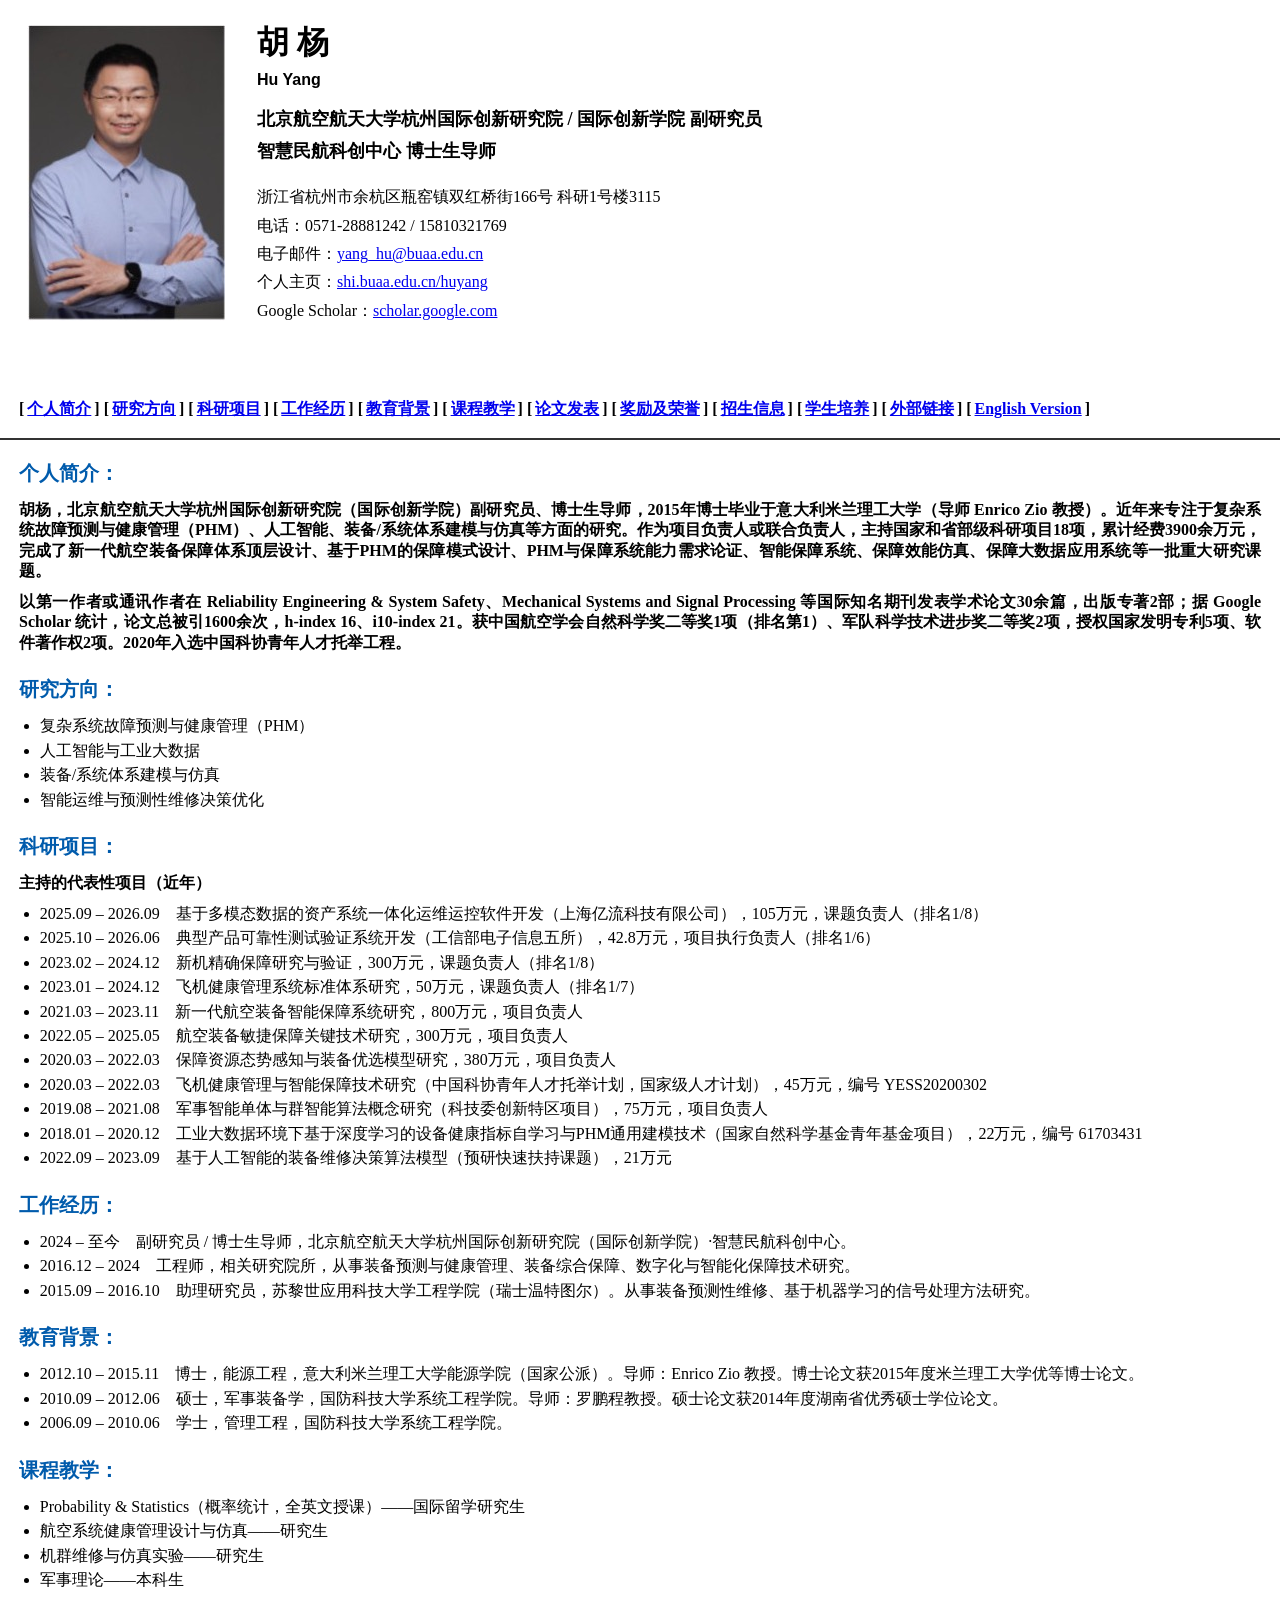
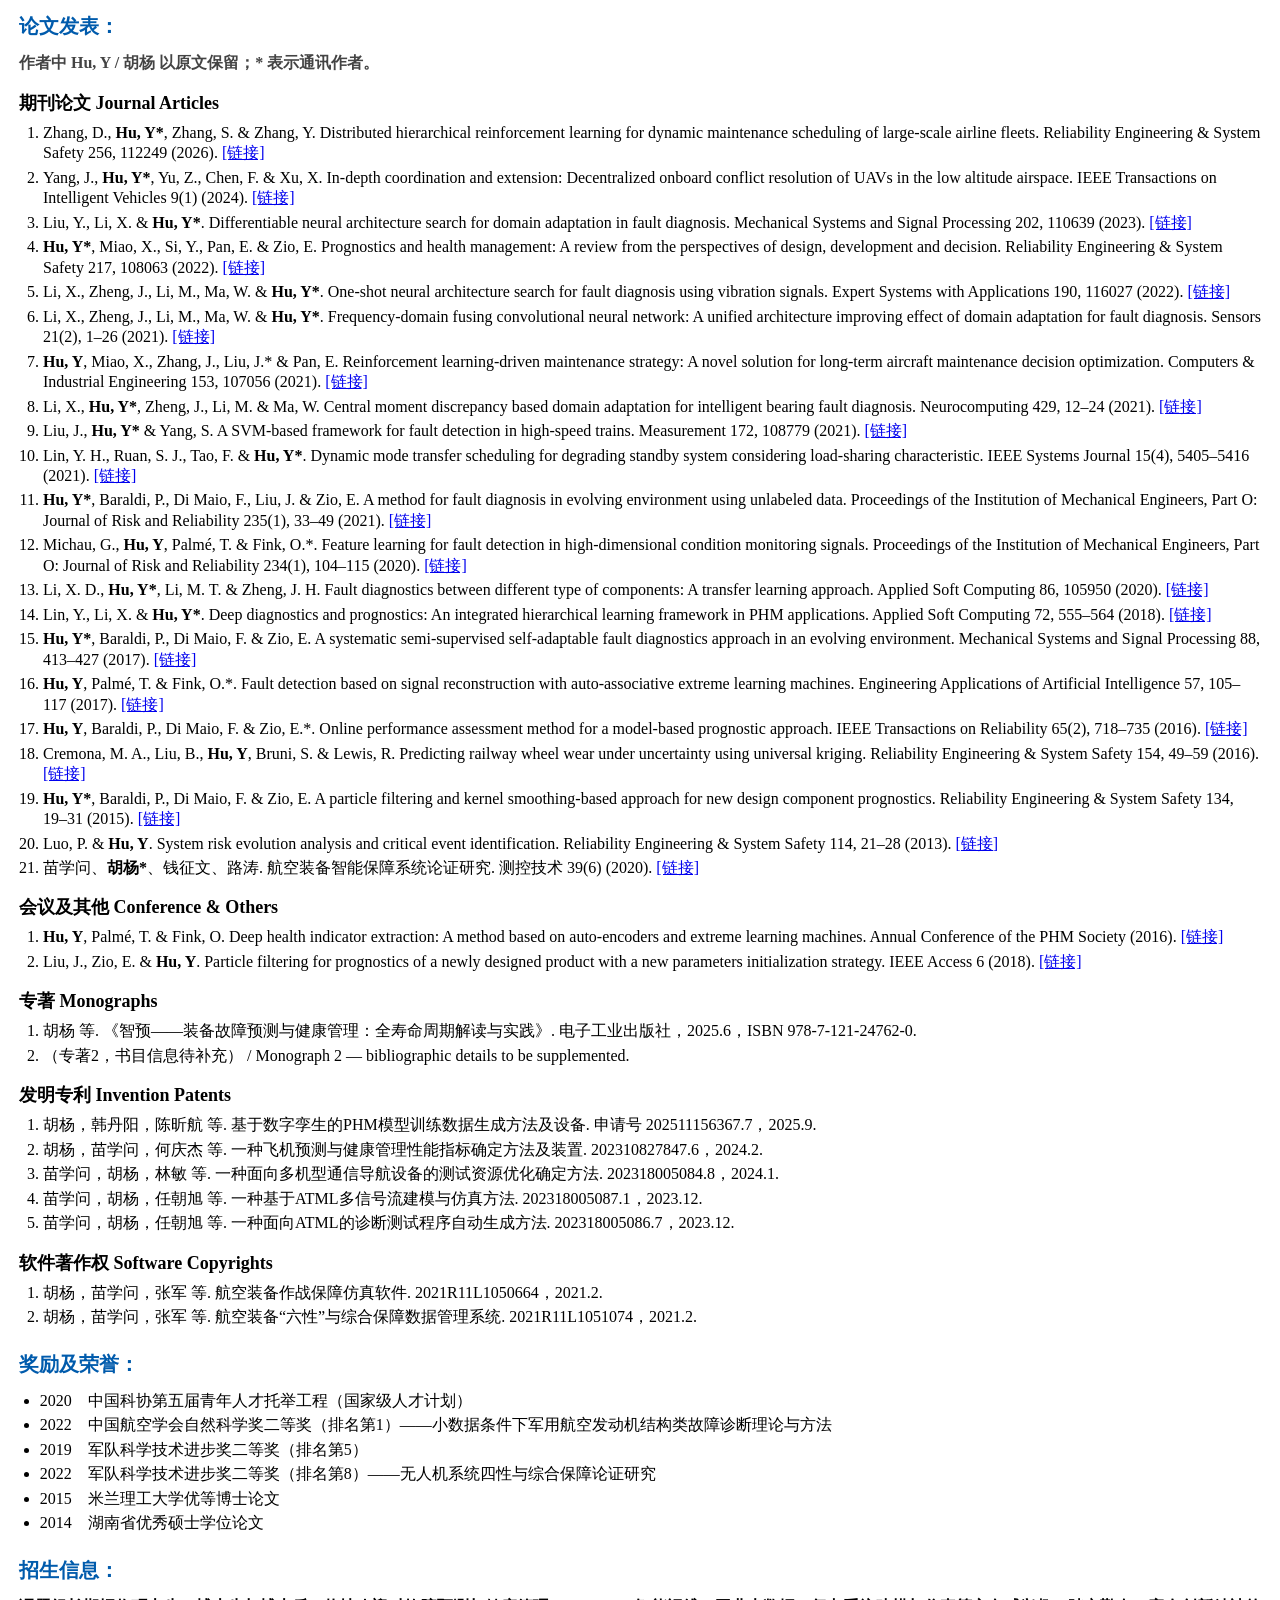
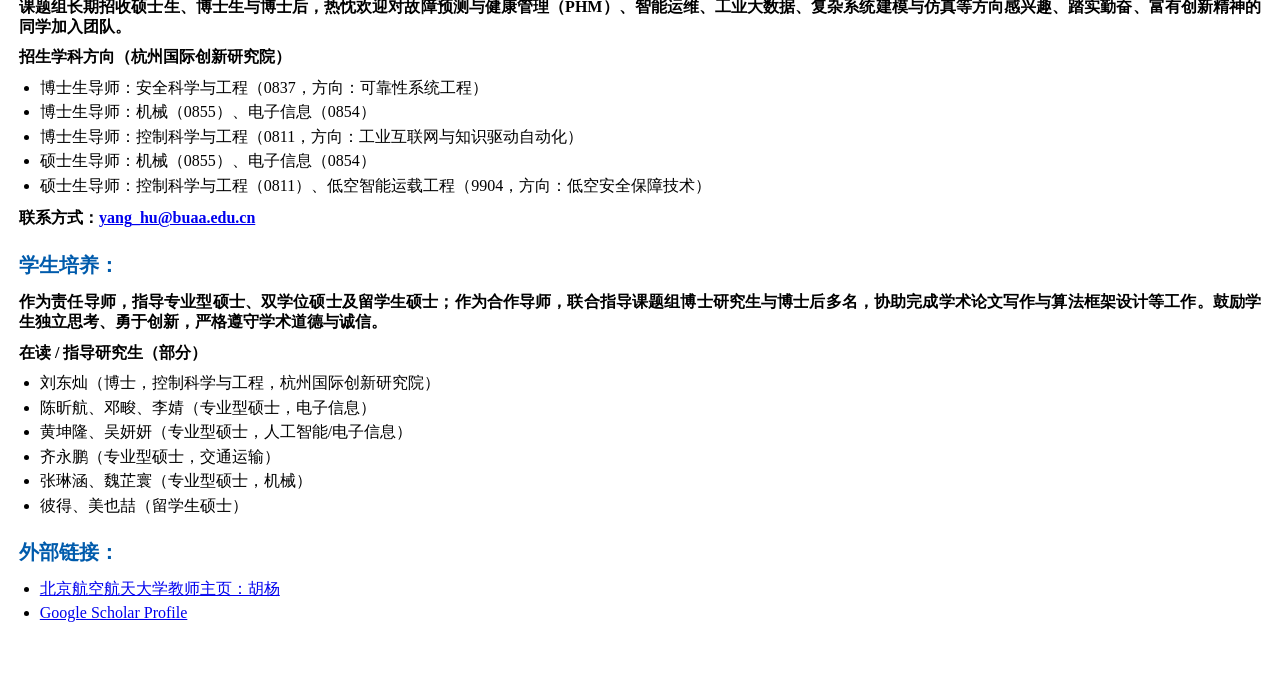
<file: huyang-homepage/index.html>
<!doctype html>
<html lang="zh-CN">
<head>
  <meta charset="utf-8">
  <meta name="viewport" content="width=device-width, initial-scale=1">
  <title>胡 杨 - Hu Yang</title>
  <meta name="description" content="胡 杨，北京航空航天大学杭州国际创新研究院副研究员、博士生导师。研究方向包括PHM、人工智能、工业大数据与复杂系统建模仿真。">
  <link rel="stylesheet" href="assets/css/styles.css?v=202607092">
  <style>
    html {
      scroll-behavior: smooth;
    }

    body {
      min-width: 1000px !important;
      margin: 0 !important;
      color: #000 !important;
      background: #fff !important;
      font-family: "Times New Roman", "Songti SC", SimSun, serif !important;
      font-size: 16px !important;
      line-height: 1.28 !important;
    }

    a {
      color: #00e !important;
      text-decoration: underline !important;
    }

    .container {
      width: calc(100% - 38px) !important;
      margin: 0 auto !important;
    }

    .site-header {
      padding-top: 25px !important;
      border: 0 !important;
      background: #fff !important;
    }

    .masthead {
      width: 100% !important;
      border-collapse: collapse !important;
    }

    .portrait-cell {
      width: 198px !important;
      padding: 0 32px 45px 8px !important;
      vertical-align: top !important;
    }

    .portrait {
      display: block !important;
      width: 198px !important;
      height: 296px !important;
      border: 0 !important;
      object-fit: cover !important;
    }

    .identity {
      padding: 0 0 45px !important;
      vertical-align: top !important;
    }

    .identity h1 {
      margin: 0 0 10px !important;
      font-size: 32px !important;
      font-weight: 700 !important;
      line-height: 1.08 !important;
    }

    .name-en {
      margin: 0 0 18px !important;
      font-family: Arial, Helvetica, sans-serif !important;
      font-size: 16px !important;
      font-weight: 700 !important;
    }

    .position {
      margin: 0 0 9px !important;
      font-size: 18px !important;
      font-weight: 600 !important;
    }

    .motto {
      margin: 22px 0 20px !important;
      color: #666 !important;
      font-size: 18px !important;
      font-style: italic !important;
      font-weight: 700 !important;
    }

    .contact-lines p {
      margin: 0 0 8px !important;
      font-size: 16px !important;
      font-weight: 400 !important;
      line-height: 1.28 !important;
    }

    .nav-bar {
      position: static !important;
      border-bottom: 2px solid #333 !important;
      background: #fff !important;
    }

    .nav-inner {
      display: block !important;
      padding: 24px 0 18px !important;
      font-size: 16px !important;
      font-weight: 700 !important;
      line-height: 1.35 !important;
    }

    .nav-inner a {
      display: inline !important;
      margin: 0 3px !important;
      padding: 0 !important;
      border: 0 !important;
      color: #00e !important;
      background: transparent !important;
      font-family: "Times New Roman", "Songti SC", SimSun, serif !important;
      font-size: 16px !important;
      font-weight: 700 !important;
      text-decoration: underline !important;
    }

    .page-grid {
      display: block !important;
      padding: 20px 0 36px !important;
    }

    .profile-card,
    .footer {
      display: none !important;
    }

    .section {
      margin: 0 0 23px !important;
      padding: 0 !important;
      border: 0 !important;
      scroll-margin-top: 16px !important;
    }

    .section h2 {
      display: block !important;
      margin: 0 0 14px !important;
      color: rgb(0, 91, 172) !important;
      font-size: 20px !important;
      font-weight: 700 !important;
      line-height: 1.3 !important;
    }

    .section h2 em {
      display: none !important;
    }

    .section h3 {
      margin: 18px 0 8px !important;
      font-size: 18px !important;
      font-weight: 700 !important;
    }

    .section p,
    .section li {
      font-size: 16px !important;
      line-height: 1.28 !important;
    }

    .section p {
      margin: 0 0 10px !important;
      text-align: justify !important;
      font-weight: 700 !important;
    }

    .plain-list,
    .project-list,
    .timeline,
    .link-list {
      margin: 0 0 12px !important;
      padding-left: 1.3em !important;
    }

    .plain-list li,
    .project-list li,
    .timeline li,
    .link-list li,
    .publication-list li {
      margin: 4px 0 !important;
    }

    .publication-list {
      margin: 0 0 12px !important;
      padding-left: 1.5em !important;
    }
  </style>
</head>
<body>
  <header class="site-header" id="top">
    <div class="container">
      <table class="masthead" role="presentation">
        <tr>
          <td class="portrait-cell">
            <img class="portrait" src="assets/images/photo.png" alt="胡杨照片" width="198" height="296">
          </td>
          <td class="identity">
            <h1>胡 杨</h1>
            <p class="name-en">Hu Yang</p>
            <p class="position">北京航空航天大学杭州国际创新研究院 / 国际创新学院 副研究员</p>
            <p class="position">智慧民航科创中心 博士生导师</p>
            <div class="contact-lines" aria-label="教师详细信息" style="margin-top: 24px;">
              <p>浙江省杭州市余杭区瓶窑镇双红桥街166号 科研1号楼3115</p>
              <p>电话：0571-28881242 / 15810321769</p>
              <p>电子邮件：<a href="mailto:yang_hu@buaa.edu.cn">yang_hu@buaa.edu.cn</a></p>
              <p>个人主页：<a href="https://shi.buaa.edu.cn/huyang/zh_CN/" target="_blank" rel="noopener">shi.buaa.edu.cn/huyang</a></p>
              <p>Google Scholar：<a href="https://scholar.google.com/citations?user=t0t8_BkAAAAJ&amp;hl=en" target="_blank" rel="noopener">scholar.google.com</a></p>
            </div>
          </td>
        </tr>
      </table>
    </div>
  </header>

  <nav class="nav-bar" aria-label="页面栏目导航">
    <div class="container nav-inner">
      [<a href="#bio">个人简介</a>]
      [<a href="#research">研究方向</a>]
      [<a href="#projects">科研项目</a>]
      [<a href="#work">工作经历</a>]
      [<a href="#education">教育背景</a>]
      [<a href="#teaching">课程教学</a>]
      [<a href="#publications">论文发表</a>]
      [<a href="#awards">奖励及荣誉</a>]
      [<a href="#recruitment">招生信息</a>]
      [<a href="#students">学生培养</a>]
      [<a href="#links">外部链接</a>]
      [<a href="en.html">English Version</a>]
    </div>
  </nav>

  <main class="container page-grid">
    <aside class="profile-card" aria-label="联系方式">
      <h2>联系方式</h2>
      <dl>
        <dt>一级学科</dt><dd>计算机科学与技术 (0812J2)</dd>
        <dt>电子邮箱</dt><dd><a href="mailto:yang_hu@buaa.edu.cn">yang_hu@buaa.edu.cn</a></dd>
        <dt>办公电话</dt><dd>0571-28881242</dd>
        <dt>手机</dt><dd>15810321769</dd>
        <dt>办公地址</dt><dd>浙江省杭州市余杭区瓶窑镇双红桥街166号 科研1号楼3115</dd>
      </dl>
      <div class="side-links">
        <a href="https://shi.buaa.edu.cn/huyang/zh_CN/" target="_blank" rel="noopener">北航教师主页</a>
        <a href="https://scholar.google.com/citations?user=t0t8_BkAAAAJ&amp;hl=en" target="_blank" rel="noopener">Google Scholar</a>
      </div>
    </aside>

    <article class="content">
      <section id="bio" class="section">
        <h2>个人简介：</h2>
        <p>胡杨，北京航空航天大学杭州国际创新研究院（国际创新学院）副研究员、博士生导师，2015年博士毕业于意大利米兰理工大学（导师 Enrico Zio 教授）。近年来专注于复杂系统故障预测与健康管理（PHM）、人工智能、装备/系统体系建模与仿真等方面的研究。作为项目负责人或联合负责人，主持国家和省部级科研项目18项，累计经费3900余万元，完成了新一代航空装备保障体系顶层设计、基于PHM的保障模式设计、PHM与保障系统能力需求论证、智能保障系统、保障效能仿真、保障大数据应用系统等一批重大研究课题。</p><p>以第一作者或通讯作者在 Reliability Engineering &amp; System Safety、Mechanical Systems and Signal Processing 等国际知名期刊发表学术论文30余篇，出版专著2部；据 Google Scholar 统计，论文总被引1600余次，h-index 16、i10-index 21。获中国航空学会自然科学奖二等奖1项（排名第1）、军队科学技术进步奖二等奖2项，授权国家发明专利5项、软件著作权2项。2020年入选中国科协青年人才托举工程。</p>
      </section>

      <section id="research" class="section">
        <h2>研究方向：</h2>
        <ul class="plain-list"><li>复杂系统故障预测与健康管理（PHM）</li><li>人工智能与工业大数据</li><li>装备/系统体系建模与仿真</li><li>智能运维与预测性维修决策优化</li></ul>
      </section>

      <section id="projects" class="section">
        <h2>科研项目：</h2>
        <p class="subhead">主持的代表性项目（近年）</p>
        <ul class="project-list"><li>2025.09 – 2026.09　基于多模态数据的资产系统一体化运维运控软件开发（上海亿流科技有限公司），105万元，课题负责人（排名1/8）</li><li>2025.10 – 2026.06　典型产品可靠性测试验证系统开发（工信部电子信息五所），42.8万元，项目执行负责人（排名1/6）</li><li>2023.02 – 2024.12　新机精确保障研究与验证，300万元，课题负责人（排名1/8）</li><li>2023.01 – 2024.12　飞机健康管理系统标准体系研究，50万元，课题负责人（排名1/7）</li><li>2021.03 – 2023.11　新一代航空装备智能保障系统研究，800万元，项目负责人</li><li>2022.05 – 2025.05　航空装备敏捷保障关键技术研究，300万元，项目负责人</li><li>2020.03 – 2022.03　保障资源态势感知与装备优选模型研究，380万元，项目负责人</li><li>2020.03 – 2022.03　飞机健康管理与智能保障技术研究（中国科协青年人才托举计划，国家级人才计划），45万元，编号 YESS20200302</li><li>2019.08 – 2021.08　军事智能单体与群智能算法概念研究（科技委创新特区项目），75万元，项目负责人</li><li>2018.01 – 2020.12　工业大数据环境下基于深度学习的设备健康指标自学习与PHM通用建模技术（国家自然科学基金青年基金项目），22万元，编号 61703431</li><li>2022.09 – 2023.09　基于人工智能的装备维修决策算法模型（预研快速扶持课题），21万元</li></ul>
      </section>

      <section id="work" class="section">
        <h2>工作经历：</h2>
        <ul class="timeline"><li>2024 – 至今　副研究员 / 博士生导师，北京航空航天大学杭州国际创新研究院（国际创新学院）·智慧民航科创中心。</li><li>2016.12 – 2024　工程师，相关研究院所，从事装备预测与健康管理、装备综合保障、数字化与智能化保障技术研究。</li><li>2015.09 – 2016.10　助理研究员，苏黎世应用科技大学工程学院（瑞士温特图尔）。从事装备预测性维修、基于机器学习的信号处理方法研究。</li></ul>
      </section>

      <section id="education" class="section">
        <h2>教育背景：</h2>
        <ul class="timeline"><li>2012.10 – 2015.11　博士，能源工程，意大利米兰理工大学能源学院（国家公派）。导师：Enrico Zio 教授。博士论文获2015年度米兰理工大学优等博士论文。</li><li>2010.09 – 2012.06　硕士，军事装备学，国防科技大学系统工程学院。导师：罗鹏程教授。硕士论文获2014年度湖南省优秀硕士学位论文。</li><li>2006.09 – 2010.06　学士，管理工程，国防科技大学系统工程学院。</li></ul>
      </section>

      <section id="teaching" class="section">
        <h2>课程教学：</h2>
        <ul class="plain-list"><li>Probability &amp; Statistics（概率统计，全英文授课）——国际留学研究生</li><li>航空系统健康管理设计与仿真——研究生</li><li>机群维修与仿真实验——研究生</li><li>军事理论——本科生</li></ul>
      </section>

      <section id="publications" class="section">
        <h2>论文发表：</h2>
        <p class="note">作者中 Hu, Y / 胡杨 以原文保留；* 表示通讯作者。</p>
        <h3>期刊论文 Journal Articles</h3>
        <ol class="publication-list">
          <li>Zhang, D., <strong>Hu, Y*</strong>, Zhang, S. &amp; Zhang, Y. Distributed hierarchical reinforcement learning for dynamic maintenance scheduling of large-scale airline fleets. Reliability Engineering &amp; System Safety 256, 112249 (2026). <a href="https://www.sciencedirect.com/science/article/abs/pii/S0951832026000657" target="_blank" rel="noopener">[链接]</a></li>
          <li>Yang, J., <strong>Hu, Y*</strong>, Yu, Z., Chen, F. &amp; Xu, X. In-depth coordination and extension: Decentralized onboard conflict resolution of UAVs in the low altitude airspace. IEEE Transactions on Intelligent Vehicles 9(1) (2024). <a href="https://ieeexplore.ieee.org/abstract/document/10250955" target="_blank" rel="noopener">[链接]</a></li>
          <li>Liu, Y., Li, X. &amp; <strong>Hu, Y*</strong>. Differentiable neural architecture search for domain adaptation in fault diagnosis. Mechanical Systems and Signal Processing 202, 110639 (2023). <a href="https://www.sciencedirect.com/science/article/abs/pii/S0888327023005472" target="_blank" rel="noopener">[链接]</a></li>
          <li><strong>Hu, Y*</strong>, Miao, X., Si, Y., Pan, E. &amp; Zio, E. Prognostics and health management: A review from the perspectives of design, development and decision. Reliability Engineering &amp; System Safety 217, 108063 (2022). <a href="https://www.sciencedirect.com/science/article/abs/pii/S0951832021005652" target="_blank" rel="noopener">[链接]</a></li>
          <li>Li, X., Zheng, J., Li, M., Ma, W. &amp; <strong>Hu, Y*</strong>. One-shot neural architecture search for fault diagnosis using vibration signals. Expert Systems with Applications 190, 116027 (2022). <a href="https://www.sciencedirect.com/science/article/abs/pii/S0957417421013737" target="_blank" rel="noopener">[链接]</a></li>
          <li>Li, X., Zheng, J., Li, M., Ma, W. &amp; <strong>Hu, Y*</strong>. Frequency-domain fusing convolutional neural network: A unified architecture improving effect of domain adaptation for fault diagnosis. Sensors 21(2), 1–26 (2021). <a href="https://www.mdpi.com/1424-8220/21/2/450" target="_blank" rel="noopener">[链接]</a></li>
          <li><strong>Hu, Y</strong>, Miao, X., Zhang, J., Liu, J.* &amp; Pan, E. Reinforcement learning-driven maintenance strategy: A novel solution for long-term aircraft maintenance decision optimization. Computers &amp; Industrial Engineering 153, 107056 (2021). <a href="https://www.sciencedirect.com/science/article/abs/pii/S0360835220307269" target="_blank" rel="noopener">[链接]</a></li>
          <li>Li, X., <strong>Hu, Y*</strong>, Zheng, J., Li, M. &amp; Ma, W. Central moment discrepancy based domain adaptation for intelligent bearing fault diagnosis. Neurocomputing 429, 12–24 (2021). <a href="https://www.sciencedirect.com/science/article/abs/pii/S0925231220318579" target="_blank" rel="noopener">[链接]</a></li>
          <li>Liu, J., <strong>Hu, Y*</strong> &amp; Yang, S. A SVM-based framework for fault detection in high-speed trains. Measurement 172, 108779 (2021). <a href="https://www.sciencedirect.com/science/article/abs/pii/S026322412031277X" target="_blank" rel="noopener">[链接]</a></li>
          <li>Lin, Y. H., Ruan, S. J., Tao, F. &amp; <strong>Hu, Y*</strong>. Dynamic mode transfer scheduling for degrading standby system considering load-sharing characteristic. IEEE Systems Journal 15(4), 5405–5416 (2021). <a href="https://ieeexplore.ieee.org/abstract/document/9296341" target="_blank" rel="noopener">[链接]</a></li>
          <li><strong>Hu, Y*</strong>, Baraldi, P., Di Maio, F., Liu, J. &amp; Zio, E. A method for fault diagnosis in evolving environment using unlabeled data. Proceedings of the Institution of Mechanical Engineers, Part O: Journal of Risk and Reliability 235(1), 33–49 (2021). <a href="https://journals.sagepub.com/doi/abs/10.1177/1748006X20946529" target="_blank" rel="noopener">[链接]</a></li>
          <li>Michau, G., <strong>Hu, Y</strong>, Palmé, T. &amp; Fink, O.*. Feature learning for fault detection in high-dimensional condition monitoring signals. Proceedings of the Institution of Mechanical Engineers, Part O: Journal of Risk and Reliability 234(1), 104–115 (2020). <a href="https://journals.sagepub.com/doi/abs/10.1177/1748006X19868335" target="_blank" rel="noopener">[链接]</a></li>
          <li>Li, X. D., <strong>Hu, Y*</strong>, Li, M. T. &amp; Zheng, J. H. Fault diagnostics between different type of components: A transfer learning approach. Applied Soft Computing 86, 105950 (2020). <a href="https://www.sciencedirect.com/science/article/abs/pii/S1568494619307318" target="_blank" rel="noopener">[链接]</a></li>
          <li>Lin, Y., Li, X. &amp; <strong>Hu, Y*</strong>. Deep diagnostics and prognostics: An integrated hierarchical learning framework in PHM applications. Applied Soft Computing 72, 555–564 (2018). <a href="https://www.sciencedirect.com/science/article/abs/pii/S1568494618300425" target="_blank" rel="noopener">[链接]</a></li>
          <li><strong>Hu, Y*</strong>, Baraldi, P., Di Maio, F. &amp; Zio, E. A systematic semi-supervised self-adaptable fault diagnostics approach in an evolving environment. Mechanical Systems and Signal Processing 88, 413–427 (2017). <a href="https://www.sciencedirect.com/science/article/abs/pii/S0888327016304666" target="_blank" rel="noopener">[链接]</a></li>
          <li><strong>Hu, Y</strong>, Palmé, T. &amp; Fink, O.*. Fault detection based on signal reconstruction with auto-associative extreme learning machines. Engineering Applications of Artificial Intelligence 57, 105–117 (2017). <a href="https://www.sciencedirect.com/science/article/abs/pii/S0952197616301853" target="_blank" rel="noopener">[链接]</a></li>
          <li><strong>Hu, Y</strong>, Baraldi, P., Di Maio, F. &amp; Zio, E.*. Online performance assessment method for a model-based prognostic approach. IEEE Transactions on Reliability 65(2), 718–735 (2016). <a href="https://ieeexplore.ieee.org/abstract/document/7361762" target="_blank" rel="noopener">[链接]</a></li>
          <li>Cremona, M. A., Liu, B., <strong>Hu, Y</strong>, Bruni, S. &amp; Lewis, R. Predicting railway wheel wear under uncertainty using universal kriging. Reliability Engineering &amp; System Safety 154, 49–59 (2016). <a href="https://www.sciencedirect.com/science/article/abs/pii/S0951832016300588" target="_blank" rel="noopener">[链接]</a></li>
          <li><strong>Hu, Y*</strong>, Baraldi, P., Di Maio, F. &amp; Zio, E. A particle filtering and kernel smoothing-based approach for new design component prognostics. Reliability Engineering &amp; System Safety 134, 19–31 (2015). <a href="https://www.sciencedirect.com/science/article/abs/pii/S0951832014002439" target="_blank" rel="noopener">[链接]</a></li>
          <li>Luo, P. &amp; <strong>Hu, Y</strong>. System risk evolution analysis and critical event identification. Reliability Engineering &amp; System Safety 114, 21–28 (2013). <a href="https://www.sciencedirect.com/science/article/abs/pii/S0951832013000136" target="_blank" rel="noopener">[链接]</a></li>
          <li>苗学问、<strong>胡杨*</strong>、钱征文、路涛. 航空装备智能保障系统论证研究. 测控技术 39(6) (2020). <a href="http://ckjs.ijournals.cn/ckjs/ch/reader/view_abstract.aspx?file_no=20201204&amp;flag=1" target="_blank" rel="noopener">[链接]</a></li>
        </ol>
        <h3>会议及其他 Conference &amp; Others</h3>
        <ol class="publication-list compact"><li><strong>Hu, Y</strong>, Palmé, T. &amp; Fink, O. Deep health indicator extraction: A method based on auto-encoders and extreme learning machines. Annual Conference of the PHM Society (2016). <a href="http://www.papers.phmsociety.org/index.php/phmconf/article/view/2587" target="_blank" rel="noopener">[链接]</a></li><li>Liu, J., Zio, E. &amp; <strong>Hu, Y</strong>. Particle filtering for prognostics of a newly designed product with a new parameters initialization strategy. IEEE Access 6 (2018). <a href="https://ieeexplore.ieee.org/abstract/document/8493459" target="_blank" rel="noopener">[链接]</a></li></ol>
        <h3>专著 Monographs</h3>
        <ol class="publication-list compact"><li>胡杨 等. 《智预——装备故障预测与健康管理：全寿命周期解读与实践》. 电子工业出版社，2025.6，ISBN 978-7-121-24762-0.</li><li>（专著2，书目信息待补充） / Monograph 2 — bibliographic details to be supplemented.</li></ol>
        <h3>发明专利 Invention Patents</h3>
        <ol class="publication-list compact"><li>胡杨，韩丹阳，陈昕航 等. 基于数字孪生的PHM模型训练数据生成方法及设备. 申请号 202511156367.7，2025.9.</li><li>胡杨，苗学问，何庆杰 等. 一种飞机预测与健康管理性能指标确定方法及装置. 202310827847.6，2024.2.</li><li>苗学问，胡杨，林敏 等. 一种面向多机型通信导航设备的测试资源优化确定方法. 202318005084.8，2024.1.</li><li>苗学问，胡杨，任朝旭 等. 一种基于ATML多信号流建模与仿真方法. 202318005087.1，2023.12.</li><li>苗学问，胡杨，任朝旭 等. 一种面向ATML的诊断测试程序自动生成方法. 202318005086.7，2023.12.</li></ol>
        <h3>软件著作权 Software Copyrights</h3>
        <ol class="publication-list compact"><li>胡杨，苗学问，张军 等. 航空装备作战保障仿真软件. 2021R11L1050664，2021.2.</li><li>胡杨，苗学问，张军 等. 航空装备“六性”与综合保障数据管理系统. 2021R11L1051074，2021.2.</li></ol>
      </section>

      <section id="awards" class="section">
        <h2>奖励及荣誉：</h2>
        <ul class="plain-list"><li>2020　中国科协第五届青年人才托举工程（国家级人才计划）</li><li>2022　中国航空学会自然科学奖二等奖（排名第1）——小数据条件下军用航空发动机结构类故障诊断理论与方法</li><li>2019　军队科学技术进步奖二等奖（排名第5）</li><li>2022　军队科学技术进步奖二等奖（排名第8）——无人机系统四性与综合保障论证研究</li><li>2015　米兰理工大学优等博士论文</li><li>2014　湖南省优秀硕士学位论文</li></ul>
      </section>

      <section id="recruitment" class="section">
        <h2>招生信息：</h2>
        <p>课题组长期招收硕士生、博士生与博士后，热忱欢迎对故障预测与健康管理（PHM）、智能运维、工业大数据、复杂系统建模与仿真等方向感兴趣、踏实勤奋、富有创新精神的同学加入团队。</p>
        <p class="subhead">招生学科方向（杭州国际创新研究院）</p>
        <ul class="plain-list"><li>博士生导师：安全科学与工程（0837，方向：可靠性系统工程）</li><li>博士生导师：机械（0855）、电子信息（0854）</li><li>博士生导师：控制科学与工程（0811，方向：工业互联网与知识驱动自动化）</li><li>硕士生导师：机械（0855）、电子信息（0854）</li><li>硕士生导师：控制科学与工程（0811）、低空智能运载工程（9904，方向：低空安全保障技术）</li></ul>
        <p>联系方式：<a href="mailto:yang_hu@buaa.edu.cn">yang_hu@buaa.edu.cn</a></p>
      </section>

      <section id="students" class="section">
        <h2>学生培养：</h2>
        <p>作为责任导师，指导专业型硕士、双学位硕士及留学生硕士；作为合作导师，联合指导课题组博士研究生与博士后多名，协助完成学术论文写作与算法框架设计等工作。鼓励学生独立思考、勇于创新，严格遵守学术道德与诚信。</p>
        <p class="subhead">在读 / 指导研究生（部分）</p>
        <ul class="plain-list"><li>刘东灿（博士，控制科学与工程，杭州国际创新研究院）</li><li>陈昕航、邓畯、李婧（专业型硕士，电子信息）</li><li>黄坤隆、吴妍妍（专业型硕士，人工智能/电子信息）</li><li>齐永鹏（专业型硕士，交通运输）</li><li>张琳涵、魏芷寰（专业型硕士，机械）</li><li>彼得、美也喆（留学生硕士）</li></ul>
      </section>

      <section id="links" class="section">
        <h2>外部链接：</h2>
        <ul class="link-list">
          <li><a href="https://shi.buaa.edu.cn/huyang/zh_CN/" target="_blank" rel="noopener">北京航空航天大学教师主页：胡杨</a></li>
          <li><a href="https://scholar.google.com/citations?user=t0t8_BkAAAAJ&amp;hl=en" target="_blank" rel="noopener">Google Scholar Profile</a></li>
        </ul>
      </section>
    </article>
  </main>

  <footer class="footer">
    <div class="container">
      <p>© 胡 杨 · 北京航空航天大学杭州国际创新研究院</p>
      <a class="back-top" href="#top" aria-label="返回顶部">Top</a>
    </div>
  </footer>

  <script src="assets/js/main.js"></script>
</body>
</html>
</file>
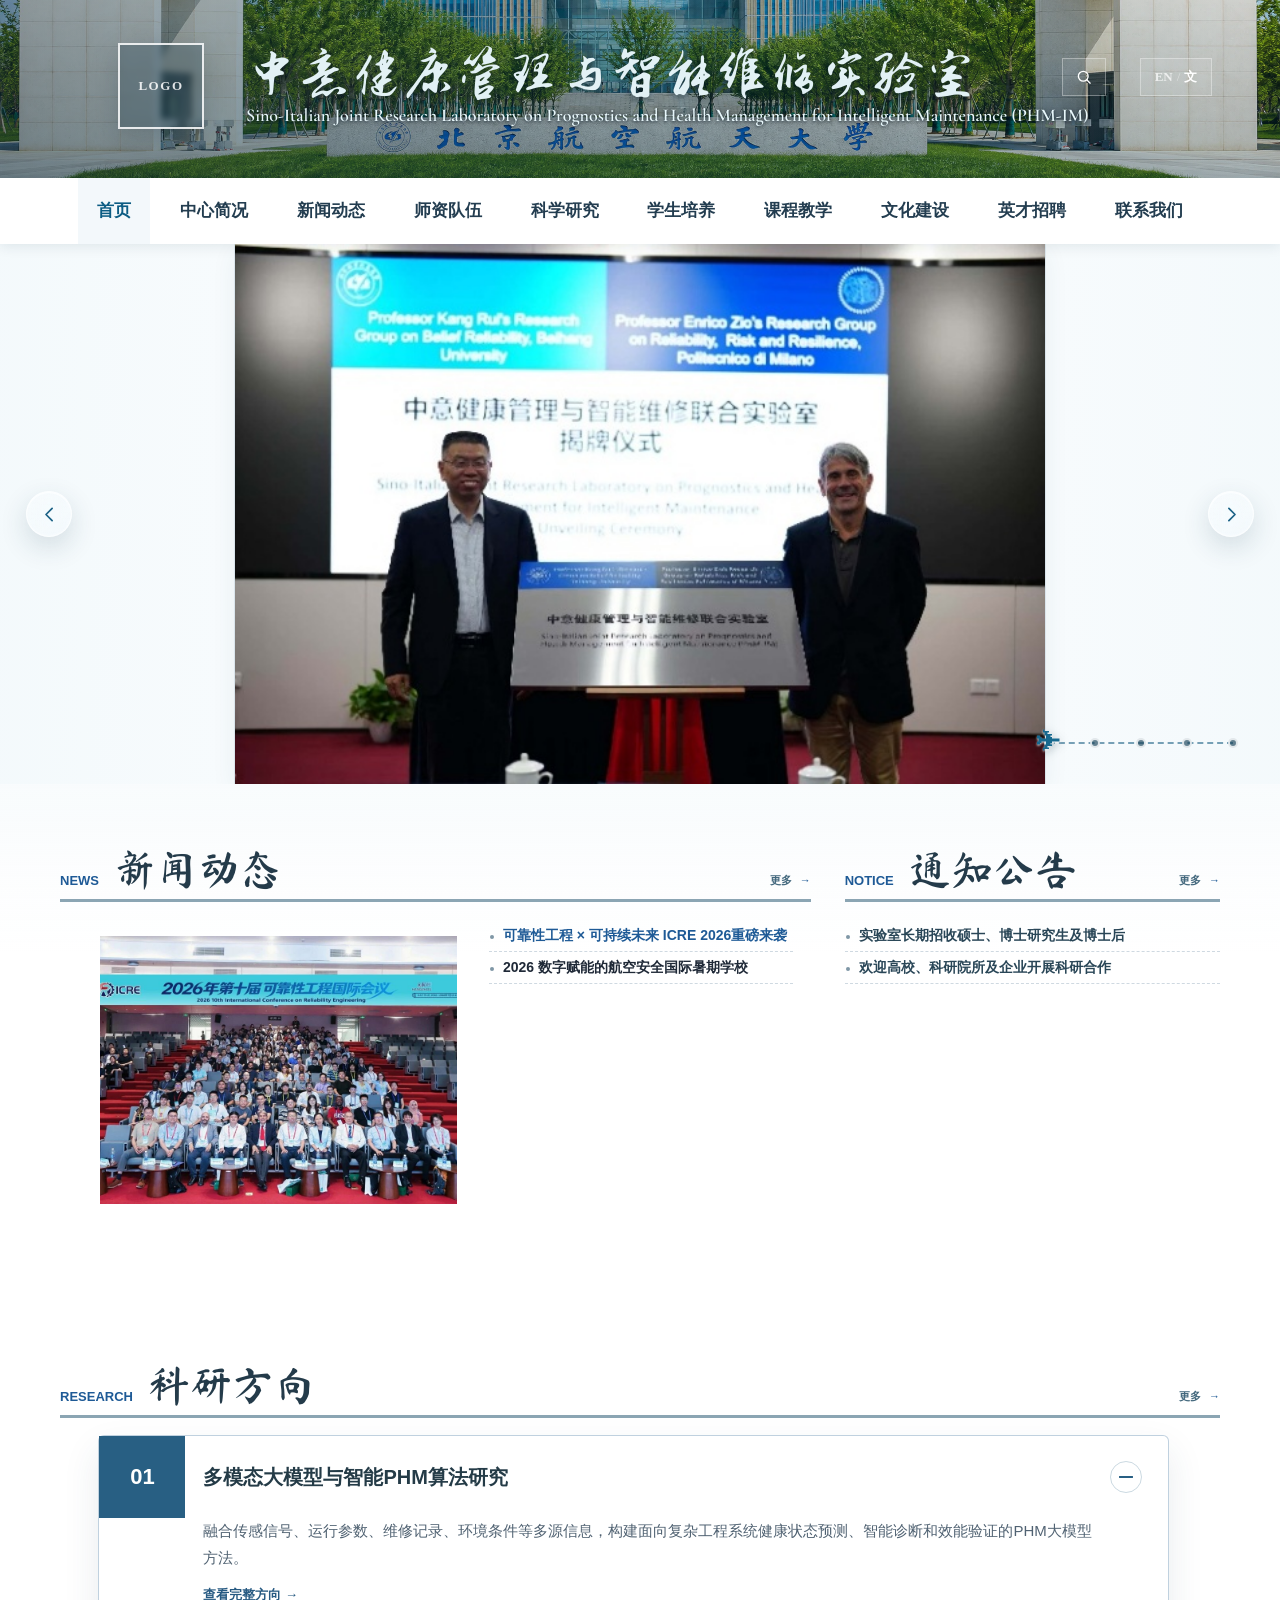
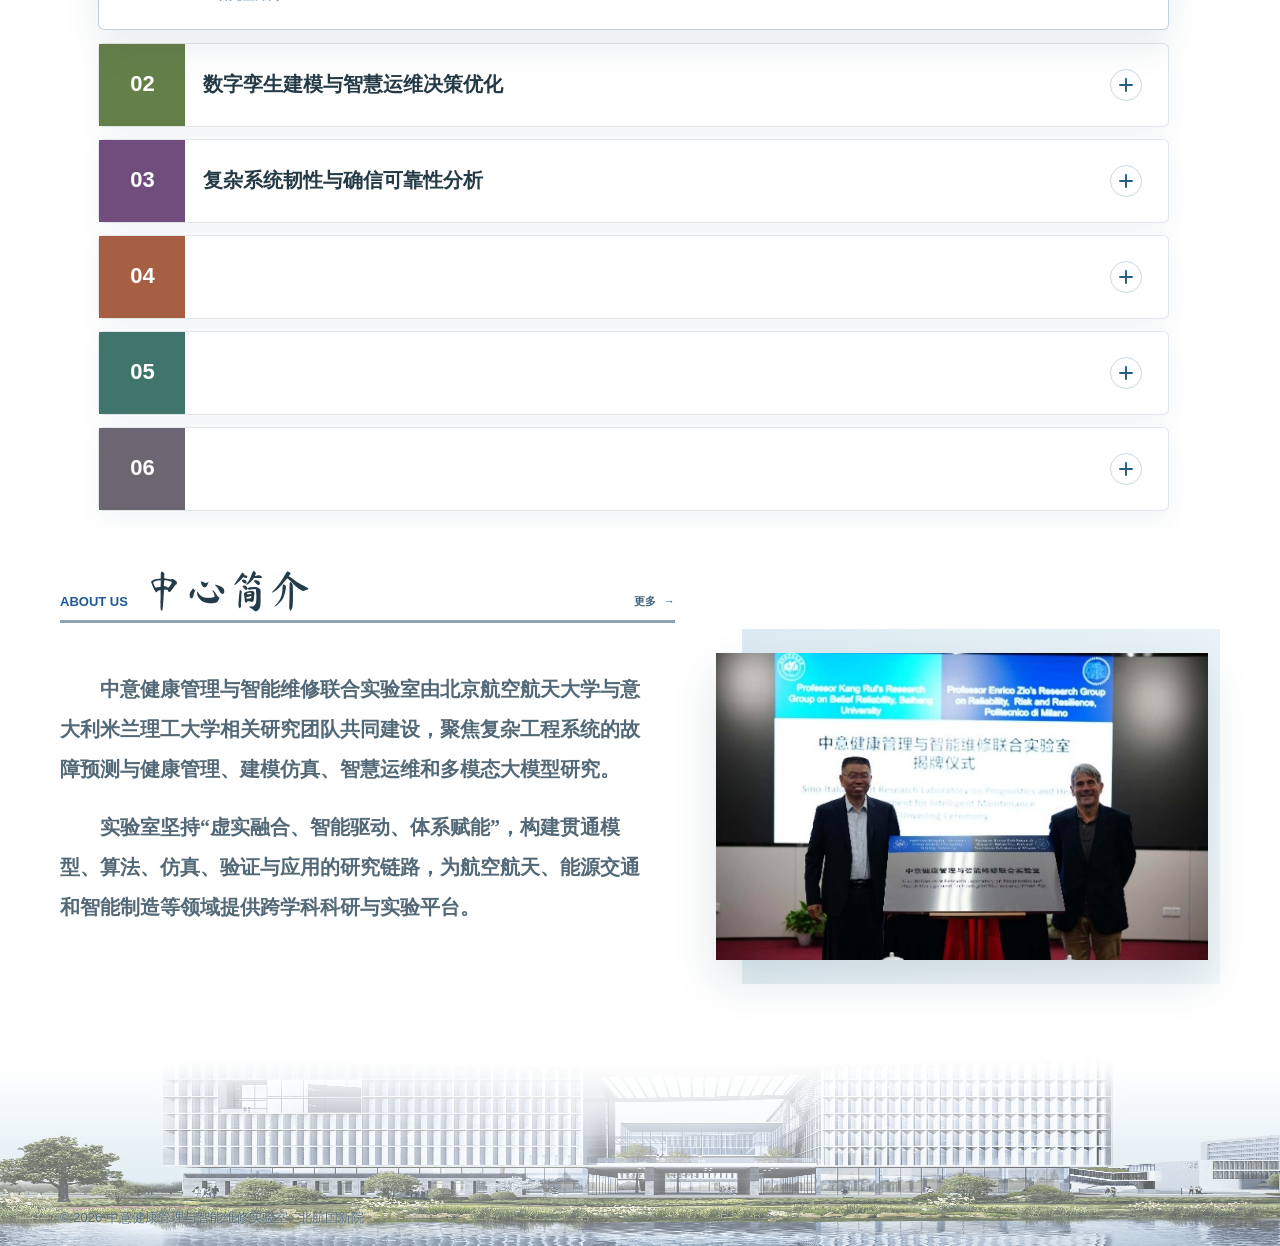
<file: team-homepage/index.html>
<!doctype html>
<html lang="zh-CN">
<head>
  <meta charset="utf-8">
  <meta name="viewport" content="width=device-width, initial-scale=1">
  <meta http-equiv="refresh" content="0; url=../">
  <title>正在进入实验室主页</title>
  <script>
    window.location.replace(`../${window.location.search}${window.location.hash}`);
  </script>
</head>
<body>
  <p>正在进入<a href="../">实验室主页</a>。</p>
</body>
</html>
</file>
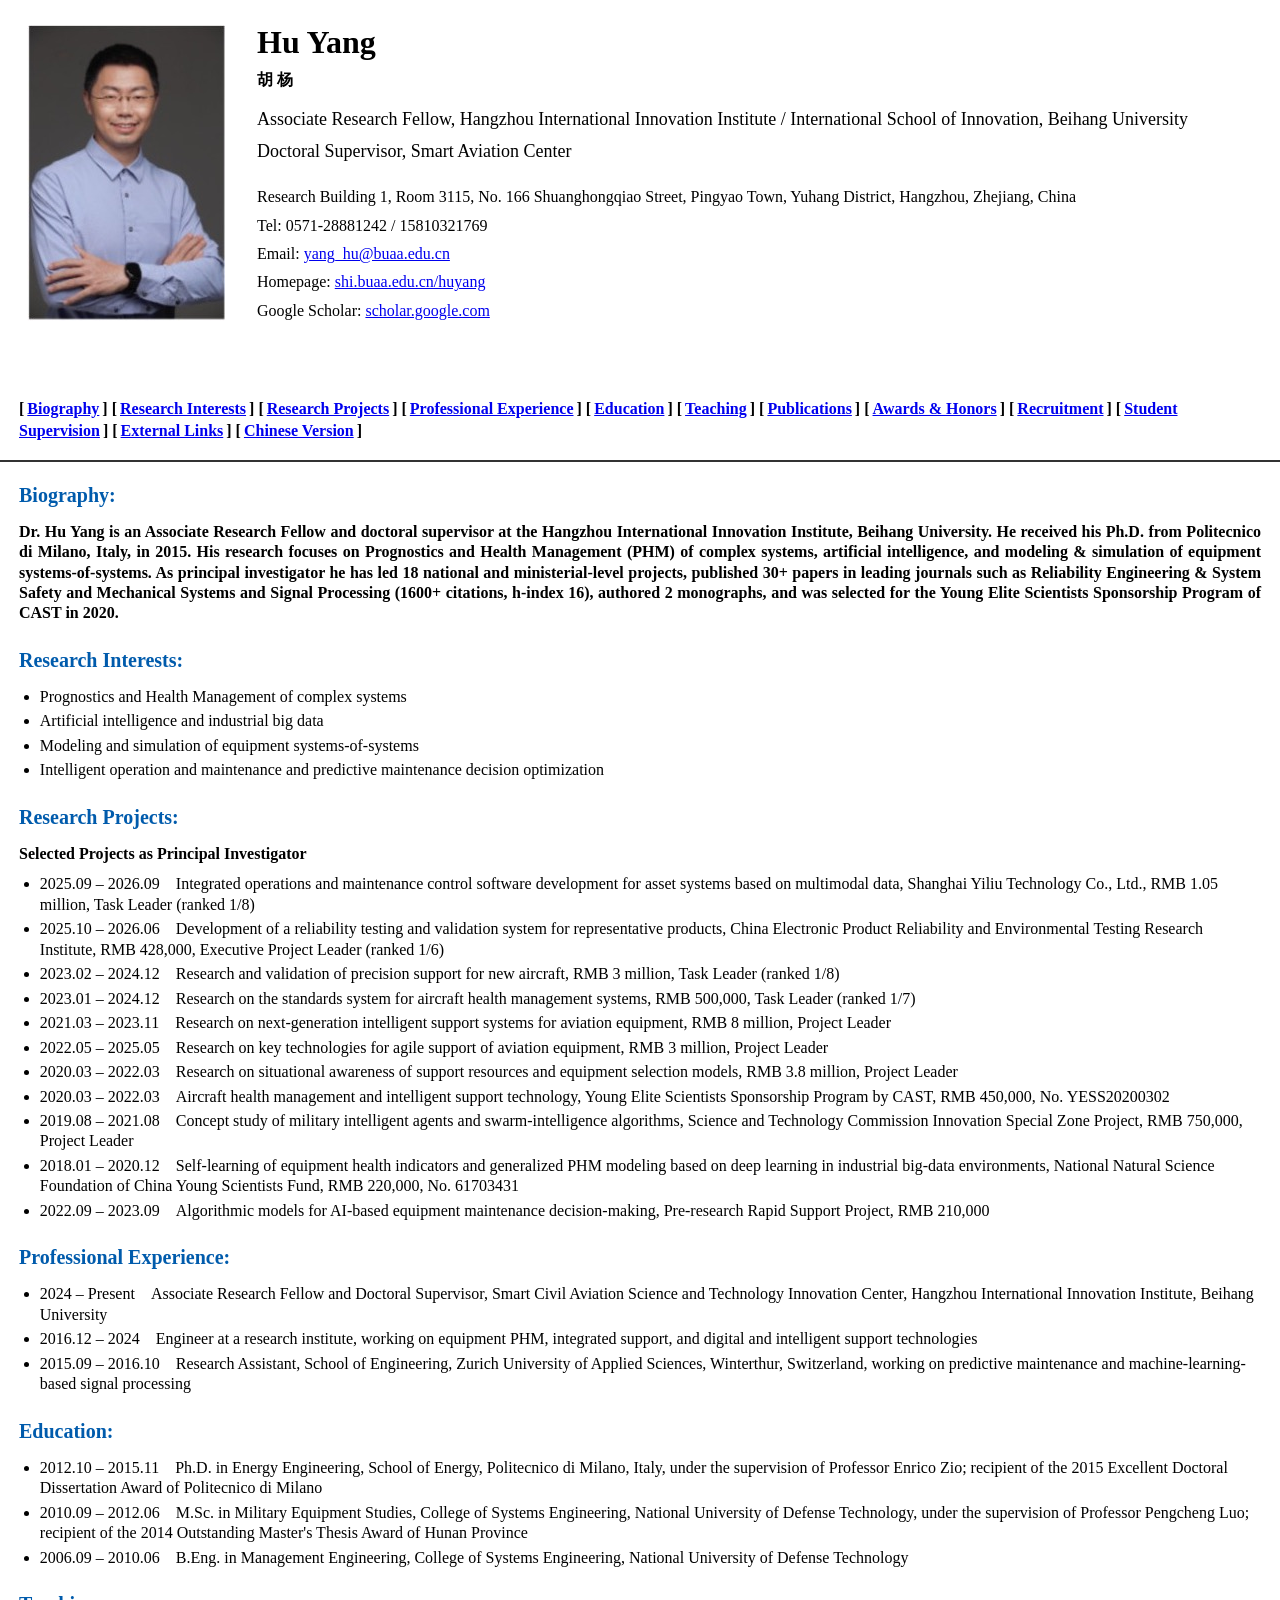
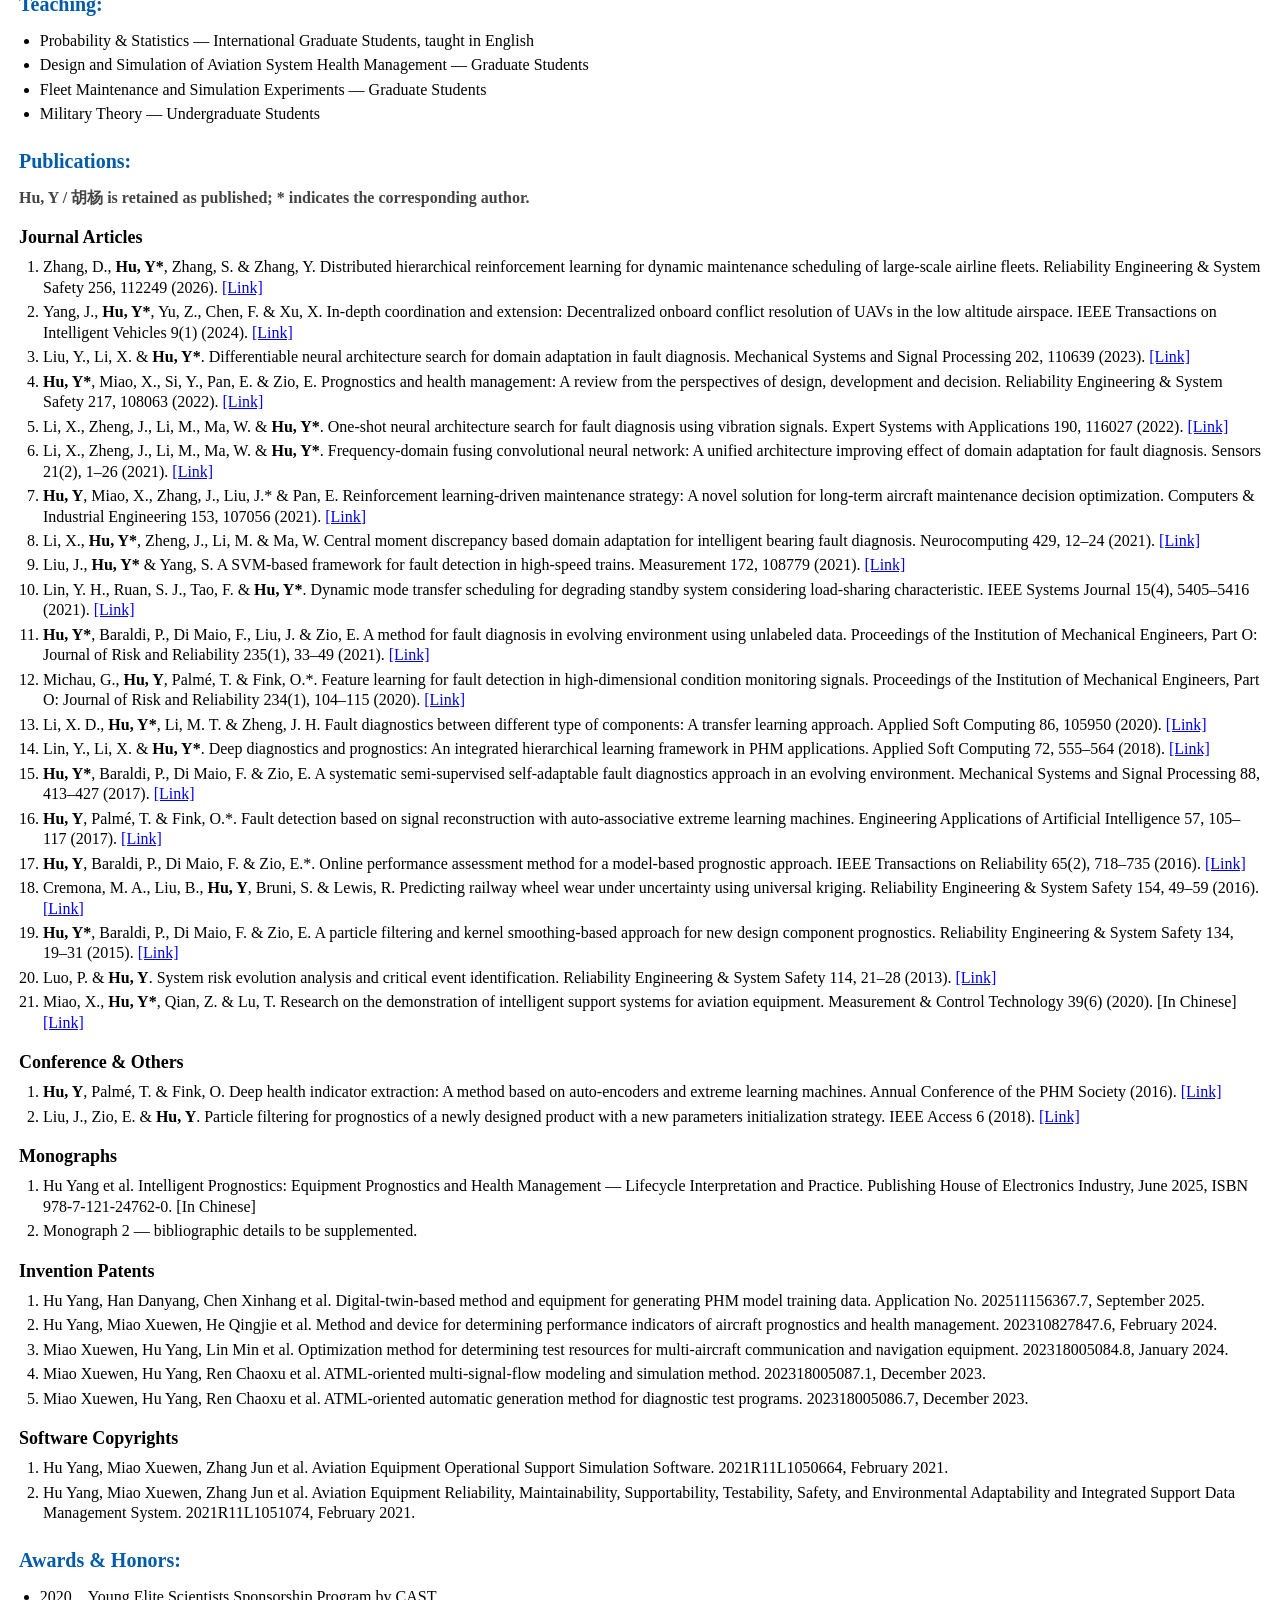
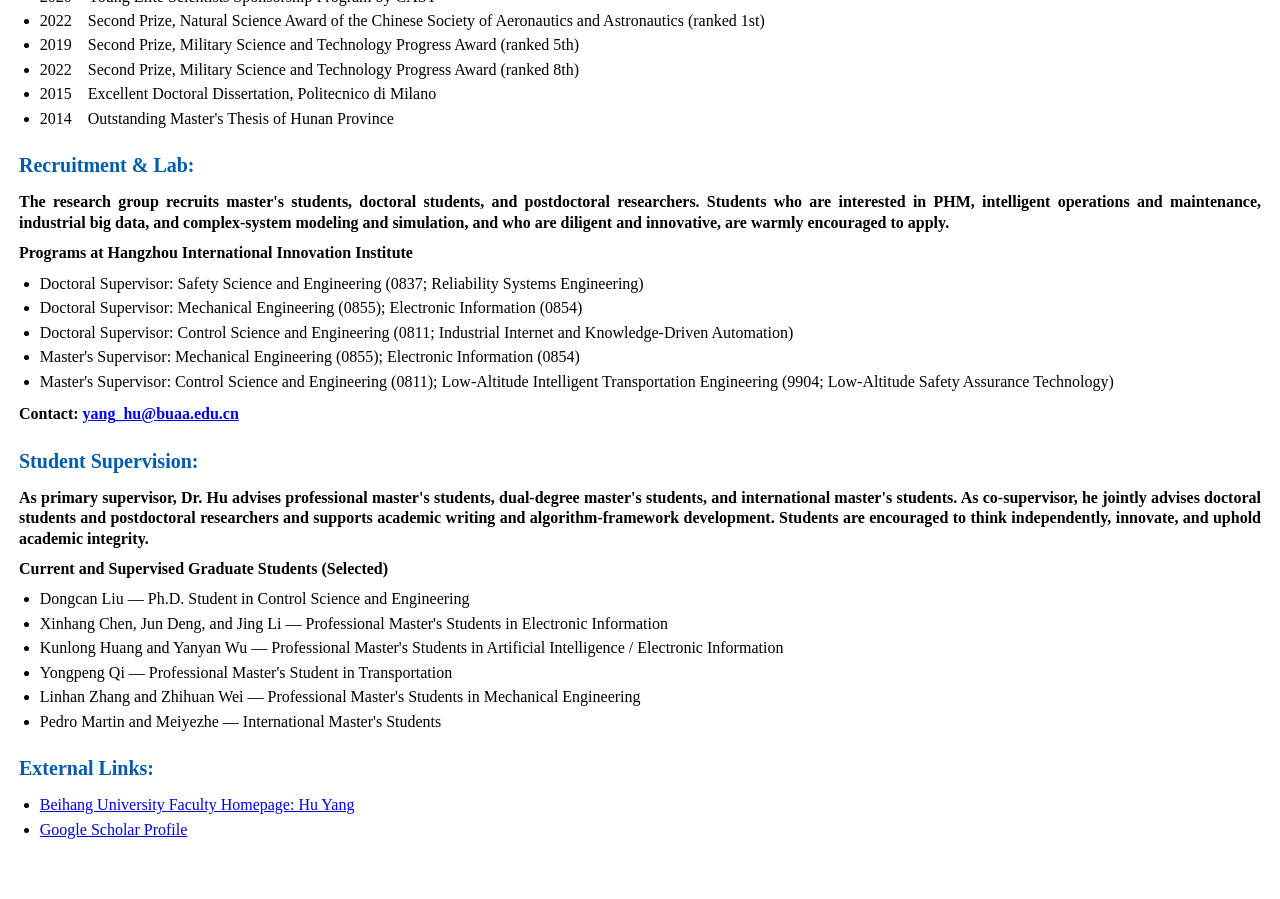
<file: huyang-homepage/en.html>
<!doctype html>
<html lang="en">
<head>
  <meta charset="utf-8">
  <meta name="viewport" content="width=device-width, initial-scale=1">
  <title>Hu Yang</title>
  <meta name="description" content="Hu Yang, Associate Research Fellow and Doctoral Supervisor at Hangzhou International Innovation Institute, Beihang University.">
  <link rel="stylesheet" href="assets/css/styles.css?v=202607092">
</head>
<body>
  <header class="site-header" id="top">
    <div class="container">
      <table class="masthead" role="presentation">
        <tr>
          <td class="portrait-cell">
            <img class="portrait" src="assets/images/photo.png" alt="Portrait of Hu Yang" width="198" height="296">
          </td>
          <td class="identity">
            <h1>Hu Yang</h1>
            <p class="name-en">胡 杨</p>
            <p class="position">Associate Research Fellow, Hangzhou International Innovation Institute / International School of Innovation, Beihang University</p>
            <p class="position">Doctoral Supervisor, Smart Aviation Center</p>
            <div class="contact-lines" aria-label="Contact details">
              <p>Research Building 1, Room 3115, No. 166 Shuanghongqiao Street, Pingyao Town, Yuhang District, Hangzhou, Zhejiang, China</p>
              <p>Tel: 0571-28881242 / 15810321769</p>
              <p>Email: <a href="mailto:yang_hu@buaa.edu.cn">yang_hu@buaa.edu.cn</a></p>
              <p>Homepage: <a href="https://shi.buaa.edu.cn/huyang/zh_CN/" target="_blank" rel="noopener">shi.buaa.edu.cn/huyang</a></p>
              <p>Google Scholar: <a href="https://scholar.google.com/citations?user=t0t8_BkAAAAJ&amp;hl=en" target="_blank" rel="noopener">scholar.google.com</a></p>
            </div>
          </td>
        </tr>
      </table>
    </div>
  </header>

  <nav class="nav-bar" aria-label="Page navigation">
    <div class="container nav-inner">
      [<a href="#bio">Biography</a>]
      [<a href="#research">Research Interests</a>]
      [<a href="#projects">Research Projects</a>]
      [<a href="#work">Professional Experience</a>]
      [<a href="#education">Education</a>]
      [<a href="#teaching">Teaching</a>]
      [<a href="#publications">Publications</a>]
      [<a href="#awards">Awards &amp; Honors</a>]
      [<a href="#recruitment">Recruitment</a>]
      [<a href="#students">Student Supervision</a>]
      [<a href="#links">External Links</a>]
      [<a href="index.html">Chinese Version</a>]
    </div>
  </nav>

  <main class="container page-grid">
    <aside class="profile-card" aria-label="Contact information">
      <h2>Contact Information</h2>
      <dl>
        <dt>Primary Discipline</dt><dd>Computer Science and Technology (0812J2)</dd>
        <dt>Email</dt><dd><a href="mailto:yang_hu@buaa.edu.cn">yang_hu@buaa.edu.cn</a></dd>
        <dt>Office Phone</dt><dd>0571-28881242</dd>
        <dt>Mobile</dt><dd>15810321769</dd>
        <dt>Office Address</dt><dd>Research Building 1, Room 3115, No. 166 Shuanghongqiao Street, Pingyao Town, Yuhang District, Hangzhou, Zhejiang, China</dd>
      </dl>
      <div class="side-links">
        <a href="https://shi.buaa.edu.cn/huyang/zh_CN/" target="_blank" rel="noopener">Beihang Faculty Homepage</a>
        <a href="https://scholar.google.com/citations?user=t0t8_BkAAAAJ&amp;hl=en" target="_blank" rel="noopener">Google Scholar</a>
      </div>
    </aside>

    <article class="content">
      <section id="bio" class="section">
        <h2>Biography:</h2>
        <p>Dr. Hu Yang is an Associate Research Fellow and doctoral supervisor at the Hangzhou International Innovation Institute, Beihang University. He received his Ph.D. from Politecnico di Milano, Italy, in 2015. His research focuses on Prognostics and Health Management (PHM) of complex systems, artificial intelligence, and modeling &amp; simulation of equipment systems-of-systems. As principal investigator he has led 18 national and ministerial-level projects, published 30+ papers in leading journals such as Reliability Engineering &amp; System Safety and Mechanical Systems and Signal Processing (1600+ citations, h-index 16), authored 2 monographs, and was selected for the Young Elite Scientists Sponsorship Program of CAST in 2020.</p>
      </section>

      <section id="research" class="section">
        <h2>Research Interests:</h2>
        <ul class="plain-list">
          <li>Prognostics and Health Management of complex systems</li>
          <li>Artificial intelligence and industrial big data</li>
          <li>Modeling and simulation of equipment systems-of-systems</li>
          <li>Intelligent operation and maintenance and predictive maintenance decision optimization</li>
        </ul>
      </section>

      <section id="projects" class="section">
        <h2>Research Projects:</h2>
        <p class="subhead">Selected Projects as Principal Investigator</p>
        <ul class="project-list">
          <li>2025.09 – 2026.09　Integrated operations and maintenance control software development for asset systems based on multimodal data, Shanghai Yiliu Technology Co., Ltd., RMB 1.05 million, Task Leader (ranked 1/8)</li>
          <li>2025.10 – 2026.06　Development of a reliability testing and validation system for representative products, China Electronic Product Reliability and Environmental Testing Research Institute, RMB 428,000, Executive Project Leader (ranked 1/6)</li>
          <li>2023.02 – 2024.12　Research and validation of precision support for new aircraft, RMB 3 million, Task Leader (ranked 1/8)</li>
          <li>2023.01 – 2024.12　Research on the standards system for aircraft health management systems, RMB 500,000, Task Leader (ranked 1/7)</li>
          <li>2021.03 – 2023.11　Research on next-generation intelligent support systems for aviation equipment, RMB 8 million, Project Leader</li>
          <li>2022.05 – 2025.05　Research on key technologies for agile support of aviation equipment, RMB 3 million, Project Leader</li>
          <li>2020.03 – 2022.03　Research on situational awareness of support resources and equipment selection models, RMB 3.8 million, Project Leader</li>
          <li>2020.03 – 2022.03　Aircraft health management and intelligent support technology, Young Elite Scientists Sponsorship Program by CAST, RMB 450,000, No. YESS20200302</li>
          <li>2019.08 – 2021.08　Concept study of military intelligent agents and swarm-intelligence algorithms, Science and Technology Commission Innovation Special Zone Project, RMB 750,000, Project Leader</li>
          <li>2018.01 – 2020.12　Self-learning of equipment health indicators and generalized PHM modeling based on deep learning in industrial big-data environments, National Natural Science Foundation of China Young Scientists Fund, RMB 220,000, No. 61703431</li>
          <li>2022.09 – 2023.09　Algorithmic models for AI-based equipment maintenance decision-making, Pre-research Rapid Support Project, RMB 210,000</li>
        </ul>
      </section>

      <section id="work" class="section">
        <h2>Professional Experience:</h2>
        <ul class="timeline">
          <li>2024 – Present　Associate Research Fellow and Doctoral Supervisor, Smart Civil Aviation Science and Technology Innovation Center, Hangzhou International Innovation Institute, Beihang University</li>
          <li>2016.12 – 2024　Engineer at a research institute, working on equipment PHM, integrated support, and digital and intelligent support technologies</li>
          <li>2015.09 – 2016.10　Research Assistant, School of Engineering, Zurich University of Applied Sciences, Winterthur, Switzerland, working on predictive maintenance and machine-learning-based signal processing</li>
        </ul>
      </section>

      <section id="education" class="section">
        <h2>Education:</h2>
        <ul class="timeline">
          <li>2012.10 – 2015.11　Ph.D. in Energy Engineering, School of Energy, Politecnico di Milano, Italy, under the supervision of Professor Enrico Zio; recipient of the 2015 Excellent Doctoral Dissertation Award of Politecnico di Milano</li>
          <li>2010.09 – 2012.06　M.Sc. in Military Equipment Studies, College of Systems Engineering, National University of Defense Technology, under the supervision of Professor Pengcheng Luo; recipient of the 2014 Outstanding Master's Thesis Award of Hunan Province</li>
          <li>2006.09 – 2010.06　B.Eng. in Management Engineering, College of Systems Engineering, National University of Defense Technology</li>
        </ul>
      </section>

      <section id="teaching" class="section">
        <h2>Teaching:</h2>
        <ul class="plain-list">
          <li>Probability &amp; Statistics — International Graduate Students, taught in English</li>
          <li>Design and Simulation of Aviation System Health Management — Graduate Students</li>
          <li>Fleet Maintenance and Simulation Experiments — Graduate Students</li>
          <li>Military Theory — Undergraduate Students</li>
        </ul>
      </section>

      <section id="publications" class="section">
        <h2>Publications:</h2>
        <p class="note">Hu, Y / 胡杨 is retained as published; * indicates the corresponding author.</p>
        <h3>Journal Articles</h3>
        <ol class="publication-list">
          <li>Zhang, D., <strong>Hu, Y*</strong>, Zhang, S. &amp; Zhang, Y. Distributed hierarchical reinforcement learning for dynamic maintenance scheduling of large-scale airline fleets. Reliability Engineering &amp; System Safety 256, 112249 (2026). <a href="https://www.sciencedirect.com/science/article/abs/pii/S0951832026000657" target="_blank" rel="noopener">[Link]</a></li>
          <li>Yang, J., <strong>Hu, Y*</strong>, Yu, Z., Chen, F. &amp; Xu, X. In-depth coordination and extension: Decentralized onboard conflict resolution of UAVs in the low altitude airspace. IEEE Transactions on Intelligent Vehicles 9(1) (2024). <a href="https://ieeexplore.ieee.org/abstract/document/10250955" target="_blank" rel="noopener">[Link]</a></li>
          <li>Liu, Y., Li, X. &amp; <strong>Hu, Y*</strong>. Differentiable neural architecture search for domain adaptation in fault diagnosis. Mechanical Systems and Signal Processing 202, 110639 (2023). <a href="https://www.sciencedirect.com/science/article/abs/pii/S0888327023005472" target="_blank" rel="noopener">[Link]</a></li>
          <li><strong>Hu, Y*</strong>, Miao, X., Si, Y., Pan, E. &amp; Zio, E. Prognostics and health management: A review from the perspectives of design, development and decision. Reliability Engineering &amp; System Safety 217, 108063 (2022). <a href="https://www.sciencedirect.com/science/article/abs/pii/S0951832021005652" target="_blank" rel="noopener">[Link]</a></li>
          <li>Li, X., Zheng, J., Li, M., Ma, W. &amp; <strong>Hu, Y*</strong>. One-shot neural architecture search for fault diagnosis using vibration signals. Expert Systems with Applications 190, 116027 (2022). <a href="https://www.sciencedirect.com/science/article/abs/pii/S0957417421013737" target="_blank" rel="noopener">[Link]</a></li>
          <li>Li, X., Zheng, J., Li, M., Ma, W. &amp; <strong>Hu, Y*</strong>. Frequency-domain fusing convolutional neural network: A unified architecture improving effect of domain adaptation for fault diagnosis. Sensors 21(2), 1–26 (2021). <a href="https://www.mdpi.com/1424-8220/21/2/450" target="_blank" rel="noopener">[Link]</a></li>
          <li><strong>Hu, Y</strong>, Miao, X., Zhang, J., Liu, J.* &amp; Pan, E. Reinforcement learning-driven maintenance strategy: A novel solution for long-term aircraft maintenance decision optimization. Computers &amp; Industrial Engineering 153, 107056 (2021). <a href="https://www.sciencedirect.com/science/article/abs/pii/S0360835220307269" target="_blank" rel="noopener">[Link]</a></li>
          <li>Li, X., <strong>Hu, Y*</strong>, Zheng, J., Li, M. &amp; Ma, W. Central moment discrepancy based domain adaptation for intelligent bearing fault diagnosis. Neurocomputing 429, 12–24 (2021). <a href="https://www.sciencedirect.com/science/article/abs/pii/S0925231220318579" target="_blank" rel="noopener">[Link]</a></li>
          <li>Liu, J., <strong>Hu, Y*</strong> &amp; Yang, S. A SVM-based framework for fault detection in high-speed trains. Measurement 172, 108779 (2021). <a href="https://www.sciencedirect.com/science/article/abs/pii/S026322412031277X" target="_blank" rel="noopener">[Link]</a></li>
          <li>Lin, Y. H., Ruan, S. J., Tao, F. &amp; <strong>Hu, Y*</strong>. Dynamic mode transfer scheduling for degrading standby system considering load-sharing characteristic. IEEE Systems Journal 15(4), 5405–5416 (2021). <a href="https://ieeexplore.ieee.org/abstract/document/9296341" target="_blank" rel="noopener">[Link]</a></li>
          <li><strong>Hu, Y*</strong>, Baraldi, P., Di Maio, F., Liu, J. &amp; Zio, E. A method for fault diagnosis in evolving environment using unlabeled data. Proceedings of the Institution of Mechanical Engineers, Part O: Journal of Risk and Reliability 235(1), 33–49 (2021). <a href="https://journals.sagepub.com/doi/abs/10.1177/1748006X20946529" target="_blank" rel="noopener">[Link]</a></li>
          <li>Michau, G., <strong>Hu, Y</strong>, Palmé, T. &amp; Fink, O.*. Feature learning for fault detection in high-dimensional condition monitoring signals. Proceedings of the Institution of Mechanical Engineers, Part O: Journal of Risk and Reliability 234(1), 104–115 (2020). <a href="https://journals.sagepub.com/doi/abs/10.1177/1748006X19868335" target="_blank" rel="noopener">[Link]</a></li>
          <li>Li, X. D., <strong>Hu, Y*</strong>, Li, M. T. &amp; Zheng, J. H. Fault diagnostics between different type of components: A transfer learning approach. Applied Soft Computing 86, 105950 (2020). <a href="https://www.sciencedirect.com/science/article/abs/pii/S1568494619307318" target="_blank" rel="noopener">[Link]</a></li>
          <li>Lin, Y., Li, X. &amp; <strong>Hu, Y*</strong>. Deep diagnostics and prognostics: An integrated hierarchical learning framework in PHM applications. Applied Soft Computing 72, 555–564 (2018). <a href="https://www.sciencedirect.com/science/article/abs/pii/S1568494618300425" target="_blank" rel="noopener">[Link]</a></li>
          <li><strong>Hu, Y*</strong>, Baraldi, P., Di Maio, F. &amp; Zio, E. A systematic semi-supervised self-adaptable fault diagnostics approach in an evolving environment. Mechanical Systems and Signal Processing 88, 413–427 (2017). <a href="https://www.sciencedirect.com/science/article/abs/pii/S0888327016304666" target="_blank" rel="noopener">[Link]</a></li>
          <li><strong>Hu, Y</strong>, Palmé, T. &amp; Fink, O.*. Fault detection based on signal reconstruction with auto-associative extreme learning machines. Engineering Applications of Artificial Intelligence 57, 105–117 (2017). <a href="https://www.sciencedirect.com/science/article/abs/pii/S0952197616301853" target="_blank" rel="noopener">[Link]</a></li>
          <li><strong>Hu, Y</strong>, Baraldi, P., Di Maio, F. &amp; Zio, E.*. Online performance assessment method for a model-based prognostic approach. IEEE Transactions on Reliability 65(2), 718–735 (2016). <a href="https://ieeexplore.ieee.org/abstract/document/7361762" target="_blank" rel="noopener">[Link]</a></li>
          <li>Cremona, M. A., Liu, B., <strong>Hu, Y</strong>, Bruni, S. &amp; Lewis, R. Predicting railway wheel wear under uncertainty using universal kriging. Reliability Engineering &amp; System Safety 154, 49–59 (2016). <a href="https://www.sciencedirect.com/science/article/abs/pii/S0951832016300588" target="_blank" rel="noopener">[Link]</a></li>
          <li><strong>Hu, Y*</strong>, Baraldi, P., Di Maio, F. &amp; Zio, E. A particle filtering and kernel smoothing-based approach for new design component prognostics. Reliability Engineering &amp; System Safety 134, 19–31 (2015). <a href="https://www.sciencedirect.com/science/article/abs/pii/S0951832014002439" target="_blank" rel="noopener">[Link]</a></li>
          <li>Luo, P. &amp; <strong>Hu, Y</strong>. System risk evolution analysis and critical event identification. Reliability Engineering &amp; System Safety 114, 21–28 (2013). <a href="https://www.sciencedirect.com/science/article/abs/pii/S0951832013000136" target="_blank" rel="noopener">[Link]</a></li>
          <li>Miao, X., <strong>Hu, Y*</strong>, Qian, Z. &amp; Lu, T. Research on the demonstration of intelligent support systems for aviation equipment. Measurement &amp; Control Technology 39(6) (2020). [In Chinese] <a href="http://ckjs.ijournals.cn/ckjs/ch/reader/view_abstract.aspx?file_no=20201204&amp;flag=1" target="_blank" rel="noopener">[Link]</a></li>
        </ol>
        <h3>Conference &amp; Others</h3>
        <ol class="publication-list compact"><li><strong>Hu, Y</strong>, Palmé, T. &amp; Fink, O. Deep health indicator extraction: A method based on auto-encoders and extreme learning machines. Annual Conference of the PHM Society (2016). <a href="http://www.papers.phmsociety.org/index.php/phmconf/article/view/2587" target="_blank" rel="noopener">[Link]</a></li><li>Liu, J., Zio, E. &amp; <strong>Hu, Y</strong>. Particle filtering for prognostics of a newly designed product with a new parameters initialization strategy. IEEE Access 6 (2018). <a href="https://ieeexplore.ieee.org/abstract/document/8493459" target="_blank" rel="noopener">[Link]</a></li></ol>
        <h3>Monographs</h3>
        <ol class="publication-list compact"><li>Hu Yang et al. Intelligent Prognostics: Equipment Prognostics and Health Management — Lifecycle Interpretation and Practice. Publishing House of Electronics Industry, June 2025, ISBN 978-7-121-24762-0. [In Chinese]</li><li>Monograph 2 — bibliographic details to be supplemented.</li></ol>
        <h3>Invention Patents</h3>
        <ol class="publication-list compact"><li>Hu Yang, Han Danyang, Chen Xinhang et al. Digital-twin-based method and equipment for generating PHM model training data. Application No. 202511156367.7, September 2025.</li><li>Hu Yang, Miao Xuewen, He Qingjie et al. Method and device for determining performance indicators of aircraft prognostics and health management. 202310827847.6, February 2024.</li><li>Miao Xuewen, Hu Yang, Lin Min et al. Optimization method for determining test resources for multi-aircraft communication and navigation equipment. 202318005084.8, January 2024.</li><li>Miao Xuewen, Hu Yang, Ren Chaoxu et al. ATML-oriented multi-signal-flow modeling and simulation method. 202318005087.1, December 2023.</li><li>Miao Xuewen, Hu Yang, Ren Chaoxu et al. ATML-oriented automatic generation method for diagnostic test programs. 202318005086.7, December 2023.</li></ol>
        <h3>Software Copyrights</h3>
        <ol class="publication-list compact"><li>Hu Yang, Miao Xuewen, Zhang Jun et al. Aviation Equipment Operational Support Simulation Software. 2021R11L1050664, February 2021.</li><li>Hu Yang, Miao Xuewen, Zhang Jun et al. Aviation Equipment Reliability, Maintainability, Supportability, Testability, Safety, and Environmental Adaptability and Integrated Support Data Management System. 2021R11L1051074, February 2021.</li></ol>
      </section>

      <section id="awards" class="section">
        <h2>Awards &amp; Honors:</h2>
        <ul class="plain-list"><li>2020　Young Elite Scientists Sponsorship Program by CAST</li><li>2022　Second Prize, Natural Science Award of the Chinese Society of Aeronautics and Astronautics (ranked 1st)</li><li>2019　Second Prize, Military Science and Technology Progress Award (ranked 5th)</li><li>2022　Second Prize, Military Science and Technology Progress Award (ranked 8th)</li><li>2015　Excellent Doctoral Dissertation, Politecnico di Milano</li><li>2014　Outstanding Master's Thesis of Hunan Province</li></ul>
      </section>

      <section id="recruitment" class="section">
        <h2>Recruitment &amp; Lab:</h2>
        <p>The research group recruits master's students, doctoral students, and postdoctoral researchers. Students who are interested in PHM, intelligent operations and maintenance, industrial big data, and complex-system modeling and simulation, and who are diligent and innovative, are warmly encouraged to apply.</p>
        <p class="subhead">Programs at Hangzhou International Innovation Institute</p>
        <ul class="plain-list"><li>Doctoral Supervisor: Safety Science and Engineering (0837; Reliability Systems Engineering)</li><li>Doctoral Supervisor: Mechanical Engineering (0855); Electronic Information (0854)</li><li>Doctoral Supervisor: Control Science and Engineering (0811; Industrial Internet and Knowledge-Driven Automation)</li><li>Master's Supervisor: Mechanical Engineering (0855); Electronic Information (0854)</li><li>Master's Supervisor: Control Science and Engineering (0811); Low-Altitude Intelligent Transportation Engineering (9904; Low-Altitude Safety Assurance Technology)</li></ul>
        <p>Contact: <a href="mailto:yang_hu@buaa.edu.cn">yang_hu@buaa.edu.cn</a></p>
      </section>

      <section id="students" class="section">
        <h2>Student Supervision:</h2>
        <p>As primary supervisor, Dr. Hu advises professional master's students, dual-degree master's students, and international master's students. As co-supervisor, he jointly advises doctoral students and postdoctoral researchers and supports academic writing and algorithm-framework development. Students are encouraged to think independently, innovate, and uphold academic integrity.</p>
        <p class="subhead">Current and Supervised Graduate Students (Selected)</p>
        <ul class="plain-list"><li>Dongcan Liu — Ph.D. Student in Control Science and Engineering</li><li>Xinhang Chen, Jun Deng, and Jing Li — Professional Master's Students in Electronic Information</li><li>Kunlong Huang and Yanyan Wu — Professional Master's Students in Artificial Intelligence / Electronic Information</li><li>Yongpeng Qi — Professional Master's Student in Transportation</li><li>Linhan Zhang and Zhihuan Wei — Professional Master's Students in Mechanical Engineering</li><li>Pedro Martin and Meiyezhe — International Master's Students</li></ul>
      </section>

      <section id="links" class="section">
        <h2>External Links:</h2>
        <ul class="link-list">
          <li><a href="https://shi.buaa.edu.cn/huyang/zh_CN/" target="_blank" rel="noopener">Beihang University Faculty Homepage: Hu Yang</a></li>
          <li><a href="https://scholar.google.com/citations?user=t0t8_BkAAAAJ&amp;hl=en" target="_blank" rel="noopener">Google Scholar Profile</a></li>
        </ul>
      </section>
    </article>
  </main>

  <footer class="footer">
    <div class="container">
      <p>© Hu Yang · Hangzhou International Innovation Institute, Beihang University</p>
      <a class="back-top" href="#top" aria-label="Back to top">Top</a>
    </div>
  </footer>

  <script src="assets/js/main.js"></script>
</body>
</html>
</file>
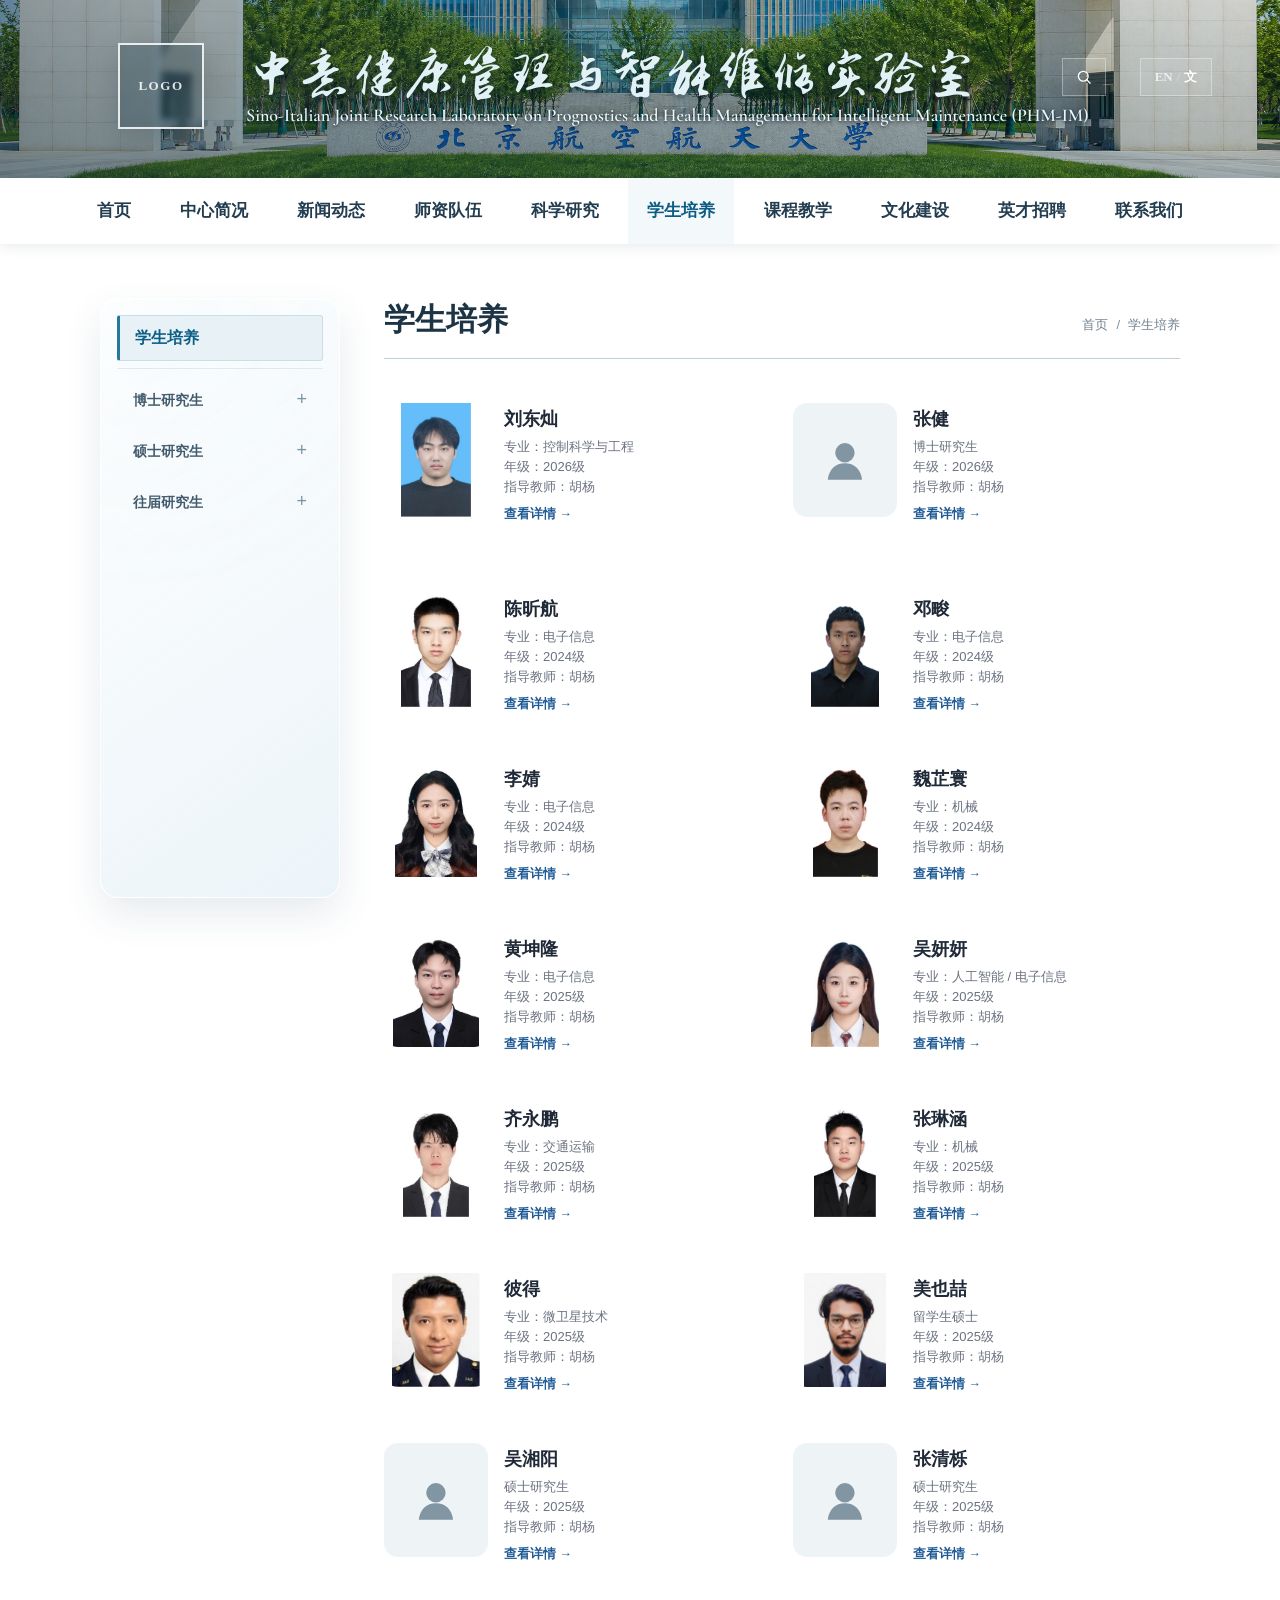
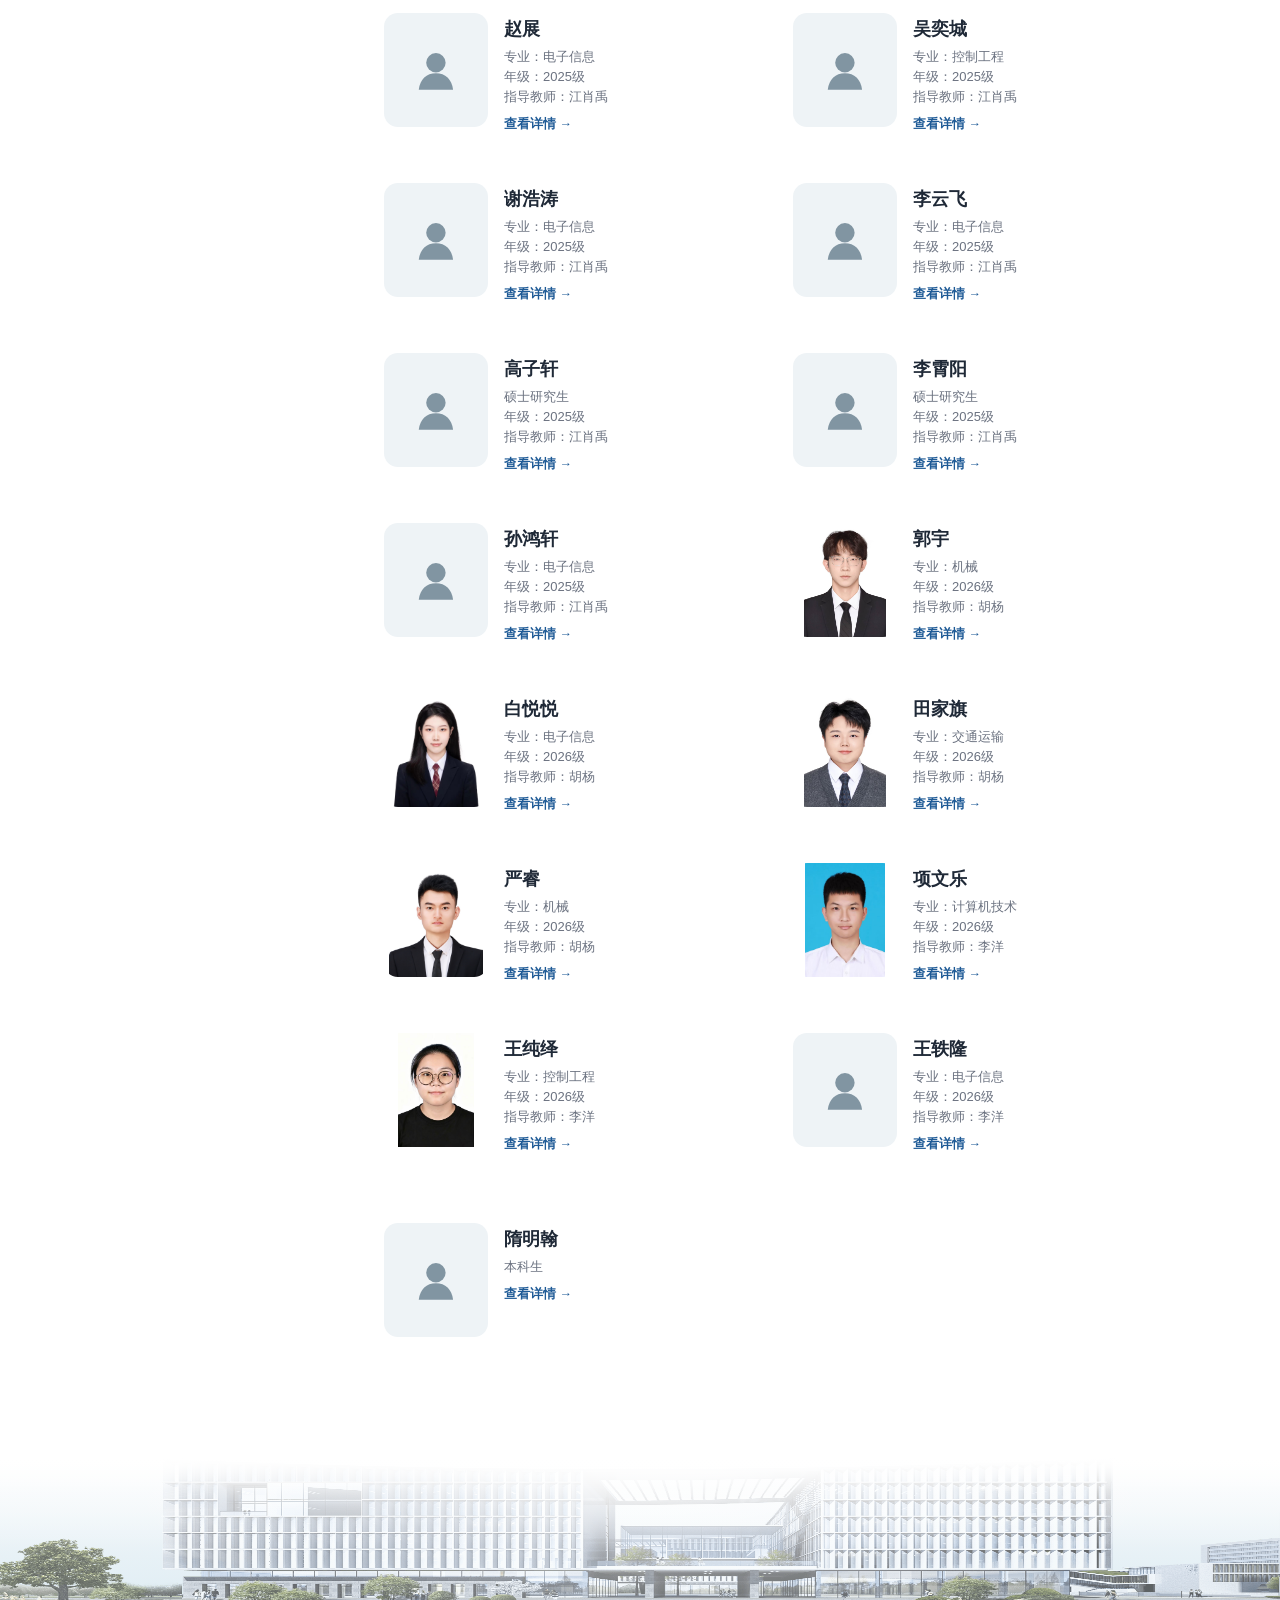
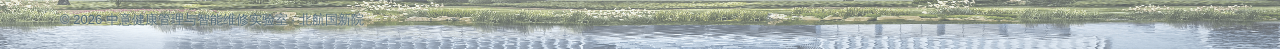
<file: students/profile.html>
<!doctype html>
<html lang="zh-CN">
<head>
  <meta charset="utf-8">
  <meta name="viewport" content="width=device-width, initial-scale=1">
  <title>学生主页跳转中</title>
  <script>
    (() => {
      const params = new URLSearchParams(window.location.search);
      const studentId = params.get('id') || '';
      const lang = params.get('lang') === 'en' ? 'en' : '';
      if (studentId) {
        sessionStorage.setItem('teamHomepagePendingStudent', studentId);
      }
      const target = `../index.html${lang ? '?lang=en' : ''}#education`;
      window.location.replace(target);
    })();
  </script>
</head>
<body>
  <p>正在跳转到学生培养页面...</p>
</body>
</html>
</file>
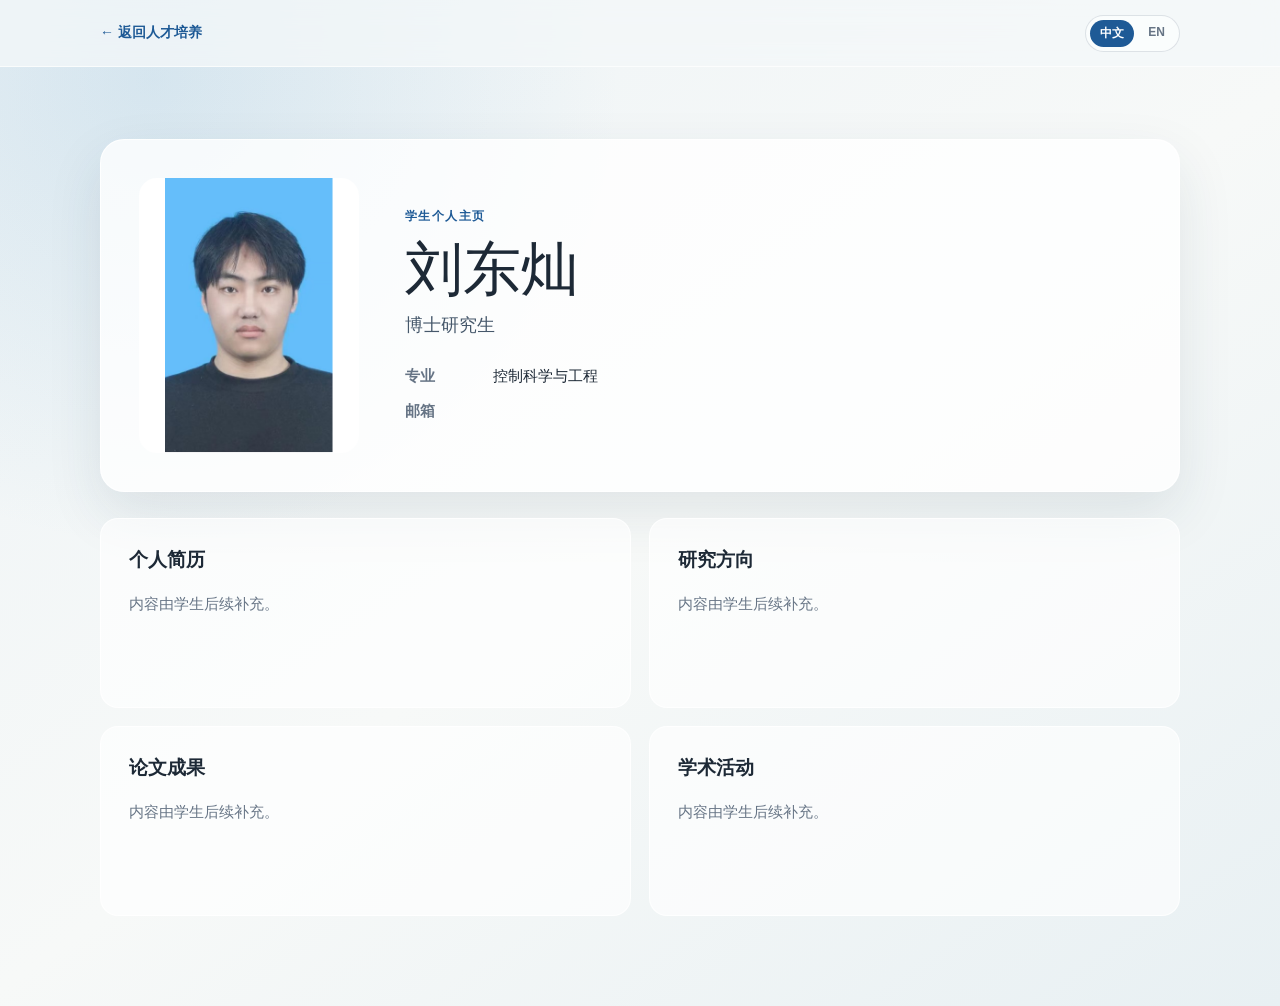
<file: team-homepage/students/profile.html>
<!doctype html>
<html lang="zh-CN">
<head>
  <meta charset="utf-8">
  <meta name="viewport" content="width=device-width, initial-scale=1">
  <meta name="description" content="中意健康管理与智能维修实验室学生个人主页">
  <title>学生个人主页｜中意健康管理与智能维修实验室</title>
  <style>
    :root {
      --ink: #1d2936;
      --muted: #667485;
      --blue: #1e5a96;
      --line: rgba(36, 66, 96, .14);
      --paper: rgba(255, 255, 255, .78);
    }

    * {
      box-sizing: border-box;
    }

    html {
      min-height: 100%;
      background:
        radial-gradient(circle at 12% 8%, rgba(99, 163, 205, .18), transparent 32%),
        linear-gradient(145deg, #edf3f6 0%, #f7f9f8 52%, #e8f0f3 100%);
      color: var(--ink);
      font-family: -apple-system, BlinkMacSystemFont, "Segoe UI", "PingFang SC", "Microsoft YaHei", sans-serif;
    }

    body {
      min-height: 100vh;
      margin: 0;
    }

    a {
      color: inherit;
    }

    .topbar {
      position: sticky;
      z-index: 10;
      top: 0;
      border-bottom: 1px solid rgba(255, 255, 255, .7);
      background: rgba(244, 248, 249, .76);
      backdrop-filter: blur(14px);
    }

    .topbar-inner,
    .page {
      width: min(100% - 40px, 1080px);
      margin: 0 auto;
    }

    .topbar-inner {
      display: flex;
      align-items: center;
      justify-content: space-between;
      min-height: 66px;
    }

    .back-link {
      color: var(--blue);
      font-size: 14px;
      font-weight: 700;
      text-decoration: none;
    }

    .language {
      display: flex;
      gap: 4px;
      padding: 4px;
      border: 1px solid var(--line);
      border-radius: 999px;
      background: rgba(255, 255, 255, .55);
    }

    .language a {
      padding: 5px 10px;
      border-radius: 999px;
      color: var(--muted);
      font-size: 12px;
      font-weight: 700;
      text-decoration: none;
    }

    .language a.is-active {
      color: #fff;
      background: var(--blue);
    }

    .page {
      padding: 72px 0 90px;
    }

    .profile-hero {
      display: grid;
      grid-template-columns: 220px minmax(0, 1fr);
      gap: 46px;
      align-items: center;
      padding: 38px;
      border: 1px solid rgba(255, 255, 255, .88);
      border-radius: 24px;
      background: var(--paper);
      box-shadow: 0 22px 55px rgba(33, 55, 76, .1);
    }

    .profile-photo {
      width: 220px;
      aspect-ratio: 4 / 5;
      border-radius: 18px;
      background: #fff;
      object-fit: contain;
      object-position: center;
    }

    .eyebrow {
      margin: 0 0 14px;
      color: var(--blue);
      font-size: 12px;
      font-weight: 800;
      letter-spacing: .12em;
      text-transform: uppercase;
    }

    h1 {
      margin: 0 0 12px;
      font-family: Georgia, "Times New Roman", "Songti SC", serif;
      font-size: clamp(36px, 6vw, 58px);
      font-weight: 500;
      line-height: 1.08;
    }

    .degree {
      margin: 0 0 26px;
      color: #46586b;
      font-size: 18px;
    }

    .profile-meta {
      display: grid;
      grid-template-columns: 74px 1fr;
      gap: 9px 14px;
      margin: 0;
      font-size: 15px;
      line-height: 1.7;
    }

    .profile-meta dt {
      color: var(--muted);
      font-weight: 700;
    }

    .profile-meta dd {
      margin: 0;
    }

    .profile-content {
      display: grid;
      grid-template-columns: repeat(2, minmax(0, 1fr));
      gap: 18px;
      margin-top: 26px;
    }

    .profile-section {
      min-height: 190px;
      padding: 28px;
      border: 1px solid rgba(255, 255, 255, .82);
      border-radius: 18px;
      background: rgba(255, 255, 255, .63);
    }

    .profile-section h2 {
      margin: 0 0 18px;
      font-size: 19px;
    }

    .profile-section p {
      margin: 0;
      color: var(--muted);
      font-size: 14.5px;
      line-height: 1.8;
    }

    @media (max-width: 720px) {
      .topbar-inner,
      .page {
        width: min(100% - 28px, 1080px);
      }

      .page {
        padding-top: 38px;
      }

      .profile-hero {
        grid-template-columns: 112px minmax(0, 1fr);
        gap: 22px;
        padding: 22px;
      }

      .profile-photo {
        width: 112px;
      }

      h1 {
        font-size: 34px;
      }

      .degree {
        margin-bottom: 16px;
        font-size: 15px;
      }

      .profile-meta {
        grid-template-columns: 1fr;
        gap: 2px;
      }

      .profile-meta dd + dt {
        margin-top: 7px;
      }

      .profile-content {
        grid-template-columns: 1fr;
      }
    }

    @media (max-width: 480px) {
      .profile-hero {
        grid-template-columns: 1fr;
      }

      .profile-photo {
        width: 132px;
      }
    }
  </style>
</head>
<body>
  <header class="topbar">
    <div class="topbar-inner">
      <a class="back-link" id="back-link" href="../index.html#education">← 返回人才培养</a>
      <nav class="language" aria-label="语言选择">
        <a id="lang-zh" class="is-active" href="#">中文</a>
        <a id="lang-en" href="#">EN</a>
      </nav>
    </div>
  </header>

  <main class="page">
    <section class="profile-hero">
      <img class="profile-photo" id="profile-photo" src="" alt="">
      <div>
        <p class="eyebrow" id="eyebrow">学生个人主页</p>
        <h1 id="profile-name"></h1>
        <p class="degree" id="profile-degree"></p>
        <dl class="profile-meta">
          <dt id="major-label">专业</dt>
          <dd id="profile-major"></dd>
          <dt id="email-label">邮箱</dt>
          <dd id="profile-email"></dd>
        </dl>
      </div>
    </section>

    <div class="profile-content">
      <section class="profile-section">
        <h2 id="bio-title">个人简历</h2>
        <p class="placeholder"></p>
      </section>
      <section class="profile-section">
        <h2 id="research-title">研究方向</h2>
        <p class="placeholder"></p>
      </section>
      <section class="profile-section">
        <h2 id="papers-title">论文成果</h2>
        <p class="placeholder"></p>
      </section>
      <section class="profile-section">
        <h2 id="activities-title">学术活动</h2>
        <p class="placeholder"></p>
      </section>
    </div>
  </main>

  <script>
    (() => {
      const students = {
        'dongcan-liu': { zh: '刘东灿', en: 'Dongcan Liu', image: 'Dongcan Liu.png', degreeZh: '博士研究生', degreeEn: 'Doctoral Student', majorZh: '控制科学与工程', majorEn: 'Control Science and Engineering' },
        'xinhang-chen': { zh: '陈昕航', en: 'Xinhang Chen', image: 'Xinhang Chen.png', degreeZh: '专业型硕士研究生', degreeEn: 'Professional Master’s Student', majorZh: '电子信息', majorEn: 'Electronic Information' },
        'jun-deng': { zh: '邓畯', en: 'Jun Deng', image: 'Jun Deng.png', degreeZh: '专业型硕士研究生', degreeEn: 'Professional Master’s Student', majorZh: '电子信息', majorEn: 'Electronic Information' },
        'jing-li': { zh: '李婧', en: 'Jing Li', image: 'Jing Li.png', degreeZh: '专业型硕士研究生', degreeEn: 'Professional Master’s Student', majorZh: '电子信息', majorEn: 'Electronic Information' },
        'kunlong-huang': { zh: '黄坤隆', en: 'Kunlong Huang', image: 'Kunlong Huang.png', degreeZh: '专业型硕士研究生', degreeEn: 'Professional Master’s Student', majorZh: '人工智能 / 电子信息', majorEn: 'Artificial Intelligence / Electronic Information' },
        'yanyan-wu': { zh: '吴妍妍', en: 'Yanyan Wu', image: 'Yanyan Wu.png', degreeZh: '专业型硕士研究生', degreeEn: 'Professional Master’s Student', majorZh: '人工智能 / 电子信息', majorEn: 'Artificial Intelligence / Electronic Information' },
        'yongpeng-qi': { zh: '齐永鹏', en: 'Yongpeng Qi', image: 'Yongpeng Qi.png', degreeZh: '专业型硕士研究生', degreeEn: 'Professional Master’s Student', majorZh: '交通运输', majorEn: 'Transportation' },
        'linhan-zhang': { zh: '张琳涵', en: 'Linhan Zhang', image: 'Linhan Zhang.png', degreeZh: '专业型硕士研究生', degreeEn: 'Professional Master’s Student', majorZh: '机械', majorEn: 'Mechanical Engineering' },
        'zhihuan-wei': { zh: '魏芷寰', en: 'Zhihuan Wei', image: 'Zhihuan Wei.png', degreeZh: '专业型硕士研究生', degreeEn: 'Professional Master’s Student', majorZh: '机械', majorEn: 'Mechanical Engineering' },
        'pedro-martin': { zh: '彼得', en: 'Pedro Martin', image: 'Pedro Martin.png', degreeZh: '留学生硕士', degreeEn: 'International Master’s Student', majorZh: '待补充', majorEn: 'To be added' },
        'zuhaer-tousif': { zh: '美也喆', en: 'Zuhaer Tousif', image: 'Zuhaer Tousif.png', degreeZh: '留学生硕士', degreeEn: 'International Master’s Student', majorZh: '待补充', majorEn: 'To be added' }
      };

      const params = new URLSearchParams(window.location.search);
      const id = params.get('id') || 'dongcan-liu';
      const student = students[id] || students['dongcan-liu'];
      const isEnglish = params.get('lang') === 'en';
      const copy = isEnglish
        ? {
            lang: 'en',
            title: `${student.en} | Student Profile`,
            back: '← Back to Talent Development',
            eyebrow: 'Student Profile',
            major: 'Major',
            email: 'Email',
            bio: 'Curriculum Vitae',
            research: 'Research Interests',
            papers: 'Publications',
            activities: 'Academic Activities',
            placeholder: 'Content to be added by the student.'
          }
        : {
            lang: 'zh-CN',
            title: `${student.zh}｜学生个人主页`,
            back: '← 返回人才培养',
            eyebrow: '学生个人主页',
            major: '专业',
            email: '邮箱',
            bio: '个人简历',
            research: '研究方向',
            papers: '论文成果',
            activities: '学术活动',
            placeholder: '内容由学生后续补充。'
          };

      document.documentElement.lang = copy.lang;
      document.title = copy.title;
      document.getElementById('back-link').textContent = copy.back;
      document.getElementById('back-link').href = `../index.html${isEnglish ? '?lang=en' : ''}#education`;
      document.getElementById('eyebrow').textContent = copy.eyebrow;
      document.getElementById('profile-name').textContent = isEnglish ? student.en : student.zh;
      document.getElementById('profile-degree').textContent = isEnglish ? student.degreeEn : student.degreeZh;
      document.getElementById('profile-major').textContent = isEnglish ? student.majorEn : student.majorZh;
      document.getElementById('profile-email').textContent = '';
      document.getElementById('major-label').textContent = copy.major;
      document.getElementById('email-label').textContent = copy.email;
      document.getElementById('bio-title').textContent = copy.bio;
      document.getElementById('research-title').textContent = copy.research;
      document.getElementById('papers-title').textContent = copy.papers;
      document.getElementById('activities-title').textContent = copy.activities;
      document.querySelectorAll('.placeholder').forEach((element) => {
        element.textContent = copy.placeholder;
      });

      const photo = document.getElementById('profile-photo');
      photo.src = `../image/${encodeURIComponent(student.image)}`;
      photo.alt = isEnglish ? student.en : student.zh;

      const zhUrl = `profile.html?id=${encodeURIComponent(id)}`;
      const enUrl = `${zhUrl}&lang=en`;
      document.getElementById('lang-zh').href = zhUrl;
      document.getElementById('lang-en').href = enUrl;
      document.getElementById('lang-zh').classList.toggle('is-active', !isEnglish);
      document.getElementById('lang-en').classList.toggle('is-active', isEnglish);
    })();
  </script>
</body>
</html>
</file>
<file: assets/css/styles.css>
@font-face {
  font-family: "Zhi Mang Xing";
  src: url("../fonts/ZhiMangXing-BrandSubset.ttf") format("truetype");
  font-style: normal;
  font-weight: 400;
  font-display: swap;
}

@font-face {
  font-family: "Cormorant Garamond";
  src: url("../fonts/CormorantGaramond-BrandSubset.ttf") format("truetype");
  font-style: normal;
  font-weight: 600;
  font-display: swap;
}

@font-face {
  font-family: "Ma Shan Zheng Home";
  src: url("../fonts/MaShanZheng-HomeTitles.ttf") format("truetype");
  font-style: normal;
  font-weight: 400;
  font-display: swap;
}

:root {
  --navy: #163a5f;
  --blue: #1e5a96;
  --blue-light: #eaf2f8;
  --ink: #1f2937;
  --text: #3f4a58;
  --muted: #6b7280;
  --line: #e3e9ef;
  --surface: #f5f8fb;
  --white: #fff;

  --color-primary: var(--blue);
  --color-primary-dark: var(--navy);
  --color-primary-light: var(--blue-light);
  --color-text-primary: var(--ink);
  --color-text-body: var(--text);
  --color-text-muted: var(--muted);
  --color-border: var(--line);
  --color-surface: var(--surface);
  --color-background: var(--white);

  --font-body: -apple-system, BlinkMacSystemFont, "Segoe UI", "PingFang SC",
    "Hiragino Sans GB", "Microsoft YaHei", Arial, sans-serif;
  --font-heading: var(--font-body);
  --font-brand-cn: "Zhi Mang Xing", "STKaiti", "KaiTi", serif;
  --font-brand-en: "Cormorant Garamond", Georgia, "Times New Roman", serif;
  --font-serif: "Songti SC", "STSong", "SimSun", serif;
  --font-label: Arial, sans-serif;

  --radius-xs: 2px;
  --radius-sm: 3px;
  --radius-md: 4px;
  --radius-lg: 6px;
  --radius-xl: 8px;
  --radius-card: 12px;
  --radius-card-lg: 14px;
  --radius-circle: 50%;
  --radius-pill: 999px;

  --shadow-card: 0 8px 28px rgba(31, 41, 55, .045);
  --shadow-card-hover: 0 14px 38px rgba(31, 41, 55, .08);
  --shadow-panel: 0 7px 22px rgba(35, 57, 79, .055);
  --shadow-panel-hover: 0 12px 28px rgba(35, 57, 79, .1);
}

* {
  box-sizing: border-box;
}

html {
  scroll-behavior: auto;
  scroll-padding-top: 76px;
}

body {
  margin: 0;
  color: var(--color-text-body);
  background: var(--color-background);
  font-family: var(--font-body);
  font-size: 16px;
  line-height: 1.75;
  -webkit-font-smoothing: antialiased;
}

a {
  color: inherit;
  text-decoration: none;
}

.section-shell {
  width: min(1160px, calc(100% - 48px));
  margin: 0 auto;
}

.page-panel {
  display: none;
}

.page-panel.is-active {
  display: block;
  animation: pageFade .22s ease;
}

@keyframes pageFade {
  from { opacity: 0; transform: translateY(5px); }
  to { opacity: 1; transform: translateY(0); }
}

.home-research {
  scroll-margin-top: 72px;
  background: var(--color-background);
}

.research-intro {
  width: min(100%, 900px);
  margin-bottom: 28px;
  margin-right: auto;
  margin-left: auto;
  padding: 0;
  color: #2f3b49;
  font-family: "Noto Serif CJK", "Source Han Serif SC", "Songti SC", serif;
  font-size: 17px;
  font-weight: 600;
  line-height: 1.95;
}

.research-intro p {
  margin-bottom: 16px;
  text-indent: 2em;
}

.research-intro p:last-child {
  margin-bottom: 0;
}

.research-intro strong,
.research-outro strong {
  color: var(--ink);
  font-weight: 780;
}

.research-intro-lead {
  display: block;
  margin-top: 14px;
  color: var(--ink);
  font-weight: 600;
  text-indent: 2em;
}

.research-topic-list {
  display: grid;
  grid-template-columns: repeat(3, minmax(0, 1fr));
  gap: 20px;
  width: 100%;
  margin: 0 auto;
}

.research-topic-card {
  position: relative;
  overflow: hidden;
  border: 1px solid var(--color-border);
  border-radius: var(--radius-card);
  background: var(--color-background);
  box-shadow: var(--shadow-card);
  transition: border-color .25s ease, box-shadow .25s ease;
}

.research-topic-card[open] {
  grid-column: 1 / -1;
}

.research-topic-card:hover,
.research-topic-card[open] {
  border-color: rgba(30, 90, 150, .35);
  box-shadow: var(--shadow-card-hover);
}

.research-topic-card summary {
  display: grid;
  grid-template-columns: minmax(0, 1fr);
  gap: 14px;
  align-items: start;
  padding: 0 0 20px;
  cursor: pointer;
  list-style: none;
}

.research-topic-image {
  display: block;
  width: 100%;
  height: 148px;
  overflow: hidden;
  background: linear-gradient(135deg, #edf3f6, #f7f9fa);
}

.research-topic-image img {
  display: block;
  width: 100%;
  height: 100%;
  object-fit: cover;
  object-position: center;
  transition: transform .4s ease;
}

.research-topic-card:hover .research-topic-image img {
  transform: scale(1.025);
}

.research-topic-card[open] summary {
  grid-template-columns: 190px minmax(0, 1fr) auto;
  gap: 22px;
  align-items: center;
  padding: 18px;
}

.research-topic-card[open] .research-topic-image {
  grid-column: 1;
  grid-row: 1 / 3;
  height: 150px;
}

.research-topic-card summary::-webkit-details-marker {
  display: none;
}

.research-topic-number {
  position: absolute;
  z-index: 1;
  top: 7px;
  left: 14px;
  color: rgba(22, 58, 95, .68);
  text-shadow: 0 1px 4px rgba(255, 255, 255, .86);
  font-size: 25px;
  font-weight: 800;
  letter-spacing: -.03em;
  transform: scaleY(1.08);
  transform-origin: top left;
}

.research-topic-copy {
  min-width: 0;
  padding: 0 18px;
}

.research-topic-card[open] .research-topic-copy {
  grid-column: 2;
  grid-row: 1;
  padding: 0;
}

.research-topic-copy strong,
.research-topic-copy small {
  display: block;
}

.research-topic-copy strong {
  color: var(--ink);
  font-size: 20px;
  font-weight: 780;
  line-height: 1.45;
}

.research-topic-copy small {
  margin-top: 6px;
  color: #526170;
  font-size: 14.5px;
  line-height: 1.65;
}

.research-topic-action {
  display: inline-flex;
  align-items: center;
  gap: 7px;
  padding: 7px 12px;
  border: 1px solid rgba(30, 90, 150, .24);
  border-radius: var(--radius-pill);
  color: var(--color-primary);
  font-size: 13px;
  font-weight: 750;
  white-space: nowrap;
  justify-self: start;
  margin: 2px 18px 0;
}

.research-topic-card[open] .research-topic-action {
  grid-column: 3;
  grid-row: 1;
  margin: 0;
}

.research-topic-action::after {
  display: none;
  content: "";
}

.research-topic-action-close {
  display: none;
}

.research-topic-card[open] .research-topic-action-open {
  display: none;
}

.research-topic-card[open] .research-topic-action-close {
  display: inline;
}

.research-topic-card[open] .research-topic-action::after {
  transform: rotate(180deg);
}

.research-topic-detail {
  display: block;
  overflow: hidden;
  padding: 30px 30px 34px;
  border-top: 1px solid var(--line);
  color: #334155;
  opacity: 1;
}

.research-topic-detail p {
  line-height: 1.95;
}

.research-topic-detail-inner {
  min-height: 0;
  overflow: hidden;
}

.research-topic-detail-inner > :first-child {
  margin-top: 0;
}

.research-topic-page[hidden] {
  display: none;
}

.research-intro[hidden],
.research-topic-list[hidden],
.research-outro[hidden] {
  display: none !important;
}

.research-topic-page {
  animation: researchTopicPageIn .28s ease both;
}

@keyframes researchTopicPageIn {
  from { opacity: 0; }
  to { opacity: 1; }
}

.research-topic-page-back {
  position: fixed;
  z-index: 90;
  right: 40px;
  bottom: 28px;
  margin: 0;
  padding: 10px 17px;
  border: 1px solid rgba(255, 255, 255, .46);
  border-radius: 999px;
  color: var(--blue);
  background:
    linear-gradient(135deg, rgba(255, 255, 255, .68), rgba(231, 241, 247, .48));
  box-shadow:
    inset 0 1px 0 rgba(255, 255, 255, .82),
    inset 0 -1px 0 rgba(255, 255, 255, .2),
    0 8px 24px rgba(31, 41, 55, .12);
  -webkit-backdrop-filter: blur(9px) saturate(150%);
  backdrop-filter: blur(9px) saturate(150%);
  font: inherit;
  font-size: 14px;
  font-weight: 750;
  cursor: pointer;
  transition: background .2s ease, transform .2s ease;
}

.research-topic-page-back:hover {
  background:
    linear-gradient(135deg, #fff, rgba(229, 241, 247, .9));
  transform: translateY(-2px);
}

.research-topic-page-header {
  display: flex;
  flex-wrap: wrap;
  align-items: baseline;
  justify-content: space-between;
  gap: 10px 16px;
  margin-bottom: 26px;
}

.research-topic-page-header h2 {
  margin: 0;
  color: var(--ink);
  font-size: 28px;
  line-height: 1.4;
}

.research-topic-page-header p {
  margin: 0 0 0 auto;
  color: #5d7180;
  font-size: 14.5px;
  line-height: 1.75;
  text-align: right;
  white-space: nowrap;
}

.research-topic-page-content {
  color: #334155;
  font-size: 16.5px;
  line-height: 1.95;
}

.research-topic-page-content > :first-child {
  margin-top: 0;
}

.research-topic-page-content p {
  margin: 0 0 20px;
  font-family: "Noto Serif CJK", "Source Han Serif SC", "Songti SC", serif;
  font-weight: 600;
  text-indent: 2em;
}

.research-topic-page-content p > strong:first-child {
  display: block;
  position: relative;
  margin-bottom: 14px;
  padding-bottom: 10px;
  border-bottom: 1px solid var(--line);
  color: #274f67;
  font-family: var(--font-body);
  font-size: 18px;
  font-weight: 700;
  line-height: 1.55;
  text-indent: 0;
}

.research-topic-paragraph-body {
  display: block;
  text-indent: 2em;
}

.research-topic-section {
  padding-top: 14px;
}

.research-topic-page-content p > strong:first-child::after {
  position: absolute;
  bottom: -2px;
  left: 0;
  width: 48px;
  height: 3px;
  border-radius: 3px;
  background: var(--blue);
  content: "";
}

.research-outro {
  width: min(100%, 900px);
  margin: 28px auto 0 !important;
  color: #334155;
  font-family: "Noto Serif CJK", "Source Han Serif SC", "Songti SC", serif;
  font-size: 16.5px;
  font-weight: 600;
  line-height: 1.9;
  text-indent: 2em;
}

.research-collapse-button {
  position: fixed;
  z-index: 90;
  right: max(24px, calc((100vw - 1180px) / 2));
  bottom: 28px;
  display: inline-flex;
  align-items: center;
  gap: 8px;
  padding: 10px 17px;
  border: 1px solid rgba(255, 255, 255, .48);
  border-radius: 999px;
  color: var(--blue);
  background:
    linear-gradient(135deg, rgba(255, 255, 255, .38), rgba(255, 255, 255, .13));
  box-shadow:
    inset 0 1px 0 rgba(255, 255, 255, .66),
    0 10px 30px rgba(31, 41, 55, .12);
  -webkit-backdrop-filter: blur(9px) saturate(150%);
  backdrop-filter: blur(9px) saturate(150%);
  font: inherit;
  font-size: 14px;
  font-weight: 750;
  cursor: pointer;
  opacity: 0;
  pointer-events: none;
  transform: translateY(14px) scale(.96);
  transition: opacity .25s ease, transform .25s ease, background .2s ease;
}

.research-collapse-button.is-visible {
  opacity: 1;
  pointer-events: auto;
  transform: translateY(0) scale(1);
}

.research-collapse-button:hover {
  background:
    linear-gradient(135deg, rgba(255, 255, 255, .56), rgba(255, 255, 255, .2));
}

.research-collapse-button span {
  font-size: 16px;
  line-height: 1;
}

.research-figure {
  width: min(100%, 900px);
  margin: 38px auto 8px;
  padding: 18px;
  border: 1px solid var(--line);
  border-radius: 8px;
  background: var(--white);
}

.research-figure img {
  display: block;
  width: 100%;
  height: auto;
  margin: 0 auto;
}

.js-ready .reveal-on-scroll {
  opacity: 0;
  transform: translateY(34px);
  transition: opacity .7s ease, transform .7s cubic-bezier(.22, 1, .36, 1);
  transition-delay: var(--reveal-delay, 0ms);
}

.js-ready .reveal-on-scroll.is-visible {
  opacity: 1;
  transform: translateY(0);
}

@media (prefers-reduced-motion: reduce) {
  .js-ready .reveal-on-scroll {
    opacity: 1;
    transform: none;
    transition: none;
  }

  .lab-slide,
  .lab-slide img {
    transition: none;
  }

  .home-hero-carousel .lab-slide.is-active {
    animation: none;
  }

  .site-header.is-nav-compact .navbar {
    animation: none !important;
  }
}

.content-page {
  min-height: calc(100vh - 128px);
  padding: 54px 0 96px;
  background: var(--white);
}

.page-shell {
  width: min(980px, calc(100% - 48px));
  margin: 0 auto;
}

.page-header {
  margin-bottom: 45px;
  padding-bottom: 24px;
  border-bottom: 1px solid var(--line);
}

.page-header h1 {
  margin: 0;
  color: var(--ink);
  font-size: clamp(34px, 4vw, 48px);
  line-height: 1.25;
}

.prose {
  color: var(--text);
  font-size: 16.5px;
  line-height: 1.9;
}

.prose h2 {
  position: relative;
  margin: 58px 0 22px;
  padding-left: 16px;
  font-size: 27px;
}

.prose h2:first-child {
  margin-top: 0;
}

.prose h2::before {
  position: absolute;
  top: .15em;
  bottom: .15em;
  left: 0;
  width: 4px;
  border-radius: 2px;
  background: var(--blue);
  content: "";
}

.prose h3 {
  margin: 38px 0 14px;
  color: var(--ink);
  font-size: 21px;
}

.prose h4 {
  margin: 28px 0 10px;
  color: var(--blue);
  font-size: 17px;
}

.prose p {
  margin: 0 0 19px;
}

.prose a {
  color: var(--blue);
  text-decoration: underline;
  text-underline-offset: 3px;
}

.prose ul,
.prose ol {
  margin: 10px 0 22px;
  padding-left: 28px;
}

.prose li {
  margin: 8px 0;
}

.page-lead {
  max-width: 760px;
  margin: 0 0 42px;
  color: var(--muted);
  font-size: 17px;
}

.education-feature {
  margin-bottom: 72px;
  scroll-margin-top: 150px;
}

.education-subnav {
  position: sticky;
  z-index: 20;
  top: 84px;
  display: inline-flex;
  gap: 5px;
  margin: 0 0 42px;
  padding: 5px;
  overflow: hidden;
  border: 1px solid rgba(255, 255, 255, .46);
  border-radius: 999px;
  background:
    linear-gradient(135deg, rgba(255, 255, 255, .34), rgba(255, 255, 255, .1));
  box-shadow:
    inset 0 1px 0 rgba(255, 255, 255, .62),
    inset 0 -1px 0 rgba(255, 255, 255, .18),
    0 8px 24px rgba(31, 41, 55, .07);
  -webkit-backdrop-filter: blur(8px) saturate(145%);
  backdrop-filter: blur(8px) saturate(145%);
}

.education-subnav button {
  padding: 7px 18px;
  border: 0;
  border-radius: 999px;
  color: var(--muted);
  background: transparent;
  font: inherit;
  font-size: 14px;
  font-weight: 700;
  cursor: pointer;
  transition: color .2s ease, background .2s ease, box-shadow .2s ease;
}

.education-subnav button:hover,
.education-subnav button.is-active {
  color: var(--blue);
  background: rgba(255, 255, 255, .24);
  box-shadow:
    inset 0 0 0 1px rgba(30, 90, 150, .22),
    0 2px 8px rgba(31, 41, 55, .05);
}

.education-section-title {
  position: relative;
  margin: 0 0 28px !important;
  padding: 0 0 16px !important;
  border-bottom: 1px solid var(--line);
  color: var(--ink);
  font-size: 29px !important;
}

.education-section-title::before {
  display: none !important;
}

.education-section-title::after {
  position: absolute;
  bottom: -2px;
  left: 0;
  width: 58px;
  height: 3px;
  border-radius: 3px;
  background: var(--blue);
  content: "";
}

.student-summary {
  margin-bottom: 26px !important;
  color: var(--muted);
  font-family: "Noto Serif CJK", "Source Han Serif SC", "Songti SC", serif;
  font-size: 17px;
  font-weight: 600;
  text-indent: 2em;
}

.student-subheading {
  margin: 0 0 18px !important;
  color: var(--ink);
  font-size: 21px !important;
}

.student-group + .student-group {
  margin-top: 34px;
}

.student-group-title {
  display: flex;
  align-items: center;
  gap: 10px;
  margin: 0 0 14px !important;
  color: #40536a;
  font-size: 14px !important;
  font-weight: 750;
  letter-spacing: .08em;
}

.student-group-title::after {
  flex: 1;
  height: 1px;
  background: var(--line);
  content: "";
}

.student-grid {
  display: grid;
  grid-template-columns: repeat(3, minmax(0, 1fr));
  gap: 14px;
  margin: 0 !important;
  padding: 0 !important;
  list-style: none;
}

.student-grid li {
  margin: 0;
  border: 0;
}

.student-card {
  display: grid;
  grid-template-columns: 88px minmax(0, 1fr);
  gap: 14px;
  min-height: 112px;
  padding: 12px;
  border: 1px solid rgba(37, 75, 114, .12);
  border-radius: 14px;
  color: inherit !important;
  background: rgba(255, 255, 255, .68);
  box-shadow: 0 7px 22px rgba(35, 57, 79, .055);
  text-decoration: none !important;
  transition: transform .22s ease, border-color .22s ease, box-shadow .22s ease;
}

.student-card:hover {
  border-color: rgba(30, 90, 150, .3);
  box-shadow: 0 12px 28px rgba(35, 57, 79, .1);
  transform: translateY(-2px);
}

.student-card img {
  width: 88px;
  height: 96px;
  border-radius: 10px;
  background: #fff;
  object-fit: contain;
  object-position: center;
}

.student-card-body {
  min-width: 0;
}

.student-card-name {
  display: block;
  margin: 2px 0 6px;
  color: var(--ink);
  font-size: 17px;
  font-weight: 760;
  line-height: 1.35;
}

.student-card-meta,
.student-card-email,
.student-card-grade,
.student-card-advisor {
  display: block;
  color: var(--muted);
  font-size: 12.5px;
  line-height: 1.55;
}

.student-card-link {
  display: inline-block;
  margin-top: 7px;
  color: var(--blue);
  font-size: 12.5px;
  font-weight: 700;
}

.recruitment-section {
  scroll-margin-top: 150px;
}

.recruitment-section {
  color: #45515f;
  font-size: 16.5px;
  line-height: 1.95;
}

.recruitment-section > .education-section-title {
  margin-bottom: 38px !important;
  font-size: 31px !important;
}

.recruitment-section > h2:not(.education-section-title) {
  margin: 66px 0 24px 14px;
  padding: 0;
  border-bottom: 0;
  color: var(--ink);
  font-size: 23px;
  letter-spacing: .01em;
  line-height: 1.45;
}

.recruitment-section > .education-section-title + h2 {
  margin-top: 0;
}

.recruitment-section > h2:not(.education-section-title)::before {
  display: none;
}

.recruitment-section > h3 {
  margin: 32px 0 10px 14px;
  color: #274b70;
  font-size: 18px;
  line-height: 1.55;
}

.recruitment-section > p {
  margin-left: 14px;
  margin-bottom: 17px;
}

.recruitment-section > ul,
.recruitment-section > ol {
  margin: 8px 0 26px 14px;
  padding-left: 30px;
}

.recruitment-section > ul li,
.recruitment-section > ol li {
  margin: 4px 0;
  padding-left: 3px;
  line-height: 1.82;
}

.recruitment-section li::marker {
  color: var(--blue);
  font-weight: 700;
}

.recruitment-section strong {
  color: var(--ink);
  font-weight: 750;
}

.recruitment-section a {
  overflow-wrap: anywhere;
}

.recruitment-section > .recruitment-conclusion {
  margin-top: 50px;
  padding-top: 28px;
  border-top: 1px solid var(--line);
  color: #2f3b49;
  font-size: 18px;
  font-weight: 520;
  line-height: 1.9;
}

.recruitment-section > .recruitment-invitation {
  margin-top: 20px;
  color: #274b70;
  font-size: 19px;
  font-weight: 700;
  line-height: 1.85;
}

.info-grid {
  display: grid;
  grid-template-columns: repeat(2, minmax(0, 1fr));
  gap: 1px;
  margin: 28px 0 40px;
  overflow: hidden;
  border: 1px solid var(--line);
  background: var(--line);
}

.info-grid p {
  margin: 0;
  padding: 14px 17px;
  background: var(--white);
}

.info-grid strong {
  color: var(--ink);
}

.content-card {
  margin: 24px 0;
  padding: 24px 26px;
  border: 1px solid var(--line);
  border-radius: 6px;
  background: var(--white);
}

.lab-introduction {
  color: #334155;
  margin-bottom: 88px;
  font-family: "Noto Serif CJK", "Source Han Serif SC", "Songti SC", serif;
  font-weight: 600;
  scroll-margin-top: 150px;
}

.lab-introduction > h2 {
  margin-bottom: 26px;
}

.lab-introduction > p {
  line-height: 1.95;
  text-indent: 2em;
}

.lab-figure {
  width: min(100%, 940px);
  margin: 34px auto 42px;
}

.lab-figure img {
  display: block;
  width: 100%;
  height: auto;
}

.lab-subnav {
  max-width: 100%;
  overflow-x: auto;
  scrollbar-width: none;
}

.lab-subnav::-webkit-scrollbar {
  display: none;
}

.lab-subnav button {
  flex: 0 0 auto;
}

.personnel-section {
  scroll-margin-top: 150px;
}

.personnel-section + .personnel-section {
  margin-top: 88px;
}

.personnel-section-title {
  position: relative;
  margin: 0 0 22px;
  padding-bottom: 16px;
  border-bottom: 1px solid var(--line);
  color: var(--ink);
  font-size: 30px;
  letter-spacing: -.02em;
}

.personnel-section-title::after {
  position: absolute;
  bottom: -2px;
  left: 0;
  width: 58px;
  height: 3px;
  border-radius: 3px;
  background: var(--blue);
  content: "";
}

.personnel-list {
  border-top: 1px solid var(--line);
}

.personnel-card {
  display: grid;
  grid-template-columns: 210px minmax(0, 1fr);
  gap: 42px;
  align-items: start;
  padding: 38px 0;
  border-bottom: 1px solid var(--line);
}

.personnel-photo {
  display: block;
  width: 210px;
  aspect-ratio: 4 / 5;
  border-radius: 7px;
  background: #fff;
  object-fit: cover;
  object-position: center top;
}

.personnel-role {
  margin: 1px 0 8px;
  color: var(--blue);
  font-size: 14px;
  font-weight: 750;
  letter-spacing: .04em;
}

.personnel-name {
  margin: 0 0 17px;
  color: var(--ink);
  font-size: 28px;
  line-height: 1.25;
}

.personnel-name span {
  margin-left: 8px;
  color: #8a96a3;
  font-size: 15px;
  font-weight: 600;
}

.personnel-bio,
.personnel-research,
.personnel-email,
.personnel-placeholder {
  margin: 0 0 13px;
  color: #526171;
  font-size: 15.5px;
  line-height: 1.85;
}

.personnel-research strong {
  color: #334155;
}

.personnel-email strong {
  color: #334155;
}

.personnel-placeholder {
  color: #98a2ae;
}

.personnel-links {
  display: flex;
  flex-wrap: wrap;
  gap: 9px;
  margin-top: 20px;
}

.personnel-links a {
  display: inline-flex;
  align-items: center;
  min-height: 34px;
  padding: 0 13px;
  border: 1px solid #ccdae6;
  border-radius: 999px;
  color: #315e7e;
  background: #fff;
  font-size: 13px;
  font-weight: 700;
  text-decoration: none;
  transition: border-color .2s ease, color .2s ease, background .2s ease;
}

.personnel-links a:hover {
  border-color: #8fb1c9;
  color: #174f75;
  background: #f5f9fc;
}

.personnel-links .personnel-link-primary {
  border-color: var(--blue);
  color: #fff;
  background: var(--blue);
}

.personnel-links .personnel-link-primary:hover {
  border-color: #174f75;
  color: #fff;
  background: #174f75;
}

.lab-module-list {
  margin: 16px 0 34px !important;
  padding-left: 30px !important;
}

.lab-module-list li {
  margin: 0 !important;
  padding: 8px 0 8px 6px;
  line-height: 1.9;
}

.lab-module-list li::marker {
  color: var(--blue);
  font-weight: 800;
}

.lab-module-list strong,
.lab-mode-list strong {
  color: var(--ink);
  font-weight: 760;
}

.lab-mode-list {
  margin-top: 10px !important;
}

.site-header {
  position: sticky;
  z-index: 100;
  top: 0;
  border-bottom: 1px solid rgba(227, 233, 239, .9);
  background: rgba(255, 255, 255, .94);
  backdrop-filter: blur(14px);
}

.navbar {
  display: flex;
  align-items: center;
  width: min(1240px, calc(100% - 40px));
  min-height: 70px;
  margin: 0 auto;
}

.site-brand {
  display: flex;
  flex: 0 0 250px;
  align-items: center;
  width: 250px;
  height: 54px;
  margin-right: auto;
  padding: 7px 0;
  overflow: hidden;
  border: 0;
  border-radius: 0;
  background: transparent;
}

.site-brand-logo {
  display: block;
  width: 225px;
  max-width: none;
  height: auto;
  filter: brightness(0) saturate(100%) invert(17%) sepia(39%) saturate(1793%)
    hue-rotate(174deg) brightness(88%) contrast(101%);
}

.nav-links {
  display: flex;
  align-items: center;
  gap: 4px;
}

.nav-links a {
  position: relative;
  padding: 23px 13px 21px;
  color: #344150;
  font-size: 15px;
  font-weight: 700;
  white-space: nowrap;
}

.nav-links a::after {
  position: absolute;
  right: 13px;
  bottom: 16px;
  left: 13px;
  height: 2px;
  background: var(--blue);
  content: "";
  opacity: 0;
  transform: scaleX(.4);
  transition: opacity .2s ease, transform .2s ease;
}

.nav-links a:hover,
.nav-links a.is-active {
  color: var(--blue);
}

.nav-links a:hover::after,
.nav-links a.is-active::after {
  opacity: 1;
  transform: scaleX(1);
}

.language-switch {
  display: flex;
  align-items: center;
  gap: 6px;
  margin-left: 22px;
  color: #a0a7b1;
  font-size: 14px;
  white-space: nowrap;
}

.language-switch .is-active {
  color: var(--blue);
  font-weight: 700;
}

.nav-toggle {
  display: none;
}

.hero {
  position: relative;
  overflow: hidden;
  padding: 28px 0 0;
  background: var(--white);
}

.hero > .section-shell {
  width: 100%;
}

.hero-frame {
  position: relative;
  min-height: 520px;
  padding:
    76px max(28px, calc((100vw - 1160px) / 2 + 24px))
    68px;
  overflow: hidden;
  border-radius: 0;
  background:
    radial-gradient(circle at 82% 18%, rgba(85, 178, 219, .22), transparent 31%),
    radial-gradient(circle at 15% 100%, rgba(93, 166, 211, .18), transparent 35%),
    linear-gradient(132deg, #f2f8fb 0%, #e4f1f7 54%, #dbeaf3 100%);
  box-shadow: none;
  -webkit-mask-image: linear-gradient(
    to bottom,
    transparent 0%,
    #000 8%,
    #000 92%,
    transparent 100%
  );
  mask-image: linear-gradient(
    to bottom,
    transparent 0%,
    #000 8%,
    #000 92%,
    transparent 100%
  );
}

.hero-frame::before {
  position: absolute;
  inset: 0;
  background-image:
    linear-gradient(rgba(20, 82, 127, .055) 1px, transparent 1px),
    linear-gradient(90deg, rgba(20, 82, 127, .055) 1px, transparent 1px);
  background-size: 42px 42px;
  content: "";
  -webkit-mask-image: linear-gradient(90deg, #000 0%, rgba(0, 0, 0, .72) 62%, transparent);
  mask-image: linear-gradient(90deg, #000 0%, rgba(0, 0, 0, .72) 62%, transparent);
}

.hero-frame::after {
  position: absolute;
  top: -130px;
  right: -100px;
  width: 470px;
  height: 470px;
  border: 1px solid rgba(35, 105, 153, .13);
  border-radius: 50%;
  box-shadow:
    0 0 0 70px rgba(42, 120, 168, .025),
    0 0 0 145px rgba(42, 120, 168, .018);
  content: "";
}

.hero-backdrop {
  position: absolute;
  z-index: 1;
  right: 8%;
  bottom: 13%;
  width: 170px;
  height: 170px;
  border: 1px solid rgba(38, 112, 160, .18);
  border-radius: 50%;
}

.hero-backdrop::before,
.hero-backdrop::after {
  position: absolute;
  border-radius: 50%;
  background: #318bb9;
  box-shadow: 0 0 18px rgba(49, 139, 185, .35);
  content: "";
}

.hero-backdrop::before {
  top: 18px;
  left: 23px;
  width: 7px;
  height: 7px;
}

.hero-backdrop::after {
  right: 13px;
  bottom: 31px;
  width: 5px;
  height: 5px;
}

.hero-content {
  position: relative;
  z-index: 2;
  max-width: 850px;
}

.eyebrow {
  margin: 0 0 12px;
  color: #2879aa;
  font-size: 13px;
  font-weight: 800;
  letter-spacing: .16em;
}

.eyebrow-line,
.hero-lead-line {
  display: block;
}

.eyebrow-line {
  margin-top: 3px;
}

.section-kicker {
  margin: 0 0 12px;
  color: var(--blue);
  font-size: 13px;
  font-weight: 800;
  letter-spacing: .14em;
}

.hero h1 {
  max-width: 820px;
  margin: 0;
  color: #153b5b;
  font-size: clamp(34px, 4vw, 52px);
  font-weight: 780;
  letter-spacing: -.025em;
  line-height: 1.2;
}

.hero-lead {
  max-width: 790px;
  margin: 24px 0 0;
  color: #496276;
  font-size: 18px;
  line-height: 1.9;
}

.hero-keywords {
  display: flex;
  flex-wrap: wrap;
  gap: 9px;
  margin: 25px 0 0;
  padding: 0;
  list-style: none;
}

.hero-keywords li {
  padding: 5px 11px;
  border: 1px solid rgba(42, 112, 160, .18);
  border-radius: 999px;
  color: #315e7e;
  background: rgba(255, 255, 255, .38);
  font-size: 12px;
  font-weight: 700;
  letter-spacing: .04em;
}

.hero-actions {
  display: flex;
  flex-wrap: wrap;
  gap: 11px;
  margin-top: 32px;
}

.button {
  display: inline-flex;
  align-items: center;
  justify-content: center;
  gap: 9px;
  min-height: 43px;
  padding: 0 17px;
  border: 1px solid rgba(34, 102, 150, .2);
  border-radius: 6px;
  color: #285676;
  background: rgba(255, 255, 255, .42);
  -webkit-backdrop-filter: blur(8px);
  backdrop-filter: blur(8px);
  font-size: 14px;
  font-weight: 700;
  transition: transform .2s ease, border-color .2s ease, background .2s ease;
}

.button:hover {
  transform: translateY(-2px);
  border-color: rgba(34, 102, 150, .42);
  background: rgba(255, 255, 255, .72);
}

.button-primary,
.button-secondary {
  border-color: rgba(35, 80, 110, .16);
  color: #234b66;
  background: rgba(255, 255, 255, .58);
  box-shadow:
    inset 0 1px 0 rgba(255, 255, 255, .9),
    0 6px 18px rgba(28, 70, 100, .07);
}

.button-primary:hover,
.button-secondary:hover {
  border-color: rgba(35, 80, 110, .28);
  color: #173f5b;
  background: rgba(255, 255, 255, .86);
  box-shadow:
    inset 0 1px 0 #fff,
    0 9px 24px rgba(28, 70, 100, .11);
}

.home-news {
  padding: 72px 0 92px;
}

.home-news-heading {
  display: flex;
  align-items: baseline;
  gap: 16px;
  margin-bottom: 25px;
}

.home-news-heading p {
  margin: 0;
  color: var(--blue);
  font-size: 13px;
  font-weight: 800;
  letter-spacing: .18em;
}

.home-news-heading h2 {
  font-size: 30px;
}

.news-list {
  border-top: 1px solid var(--line);
}

.news-item {
  display: grid;
  grid-template-columns: 145px minmax(0, 1fr) auto;
  gap: 30px;
  align-items: center;
  padding: 27px 2px;
  border-bottom: 1px solid var(--line);
}

.news-meta {
  color: var(--muted);
  font-size: 14px;
  line-height: 1.7;
}

.news-meta time,
.news-meta span {
  display: block;
}

.news-meta time {
  color: var(--blue);
  font-weight: 750;
}

.news-copy h3 {
  margin: 0 0 7px;
  color: var(--ink);
  font-size: 18px;
  line-height: 1.5;
}

.news-copy p {
  margin: 0;
  color: var(--muted);
  line-height: 1.75;
}

.news-link {
  color: var(--blue);
  font-size: 14px;
  font-weight: 750;
  white-space: nowrap;
}

.news-link:hover {
  text-decoration: underline;
  text-underline-offset: 4px;
}

.home-content-section {
  padding: 82px 0;
}

.home-block-heading {
  display: flex;
  align-items: flex-end;
  justify-content: space-between;
  gap: 28px;
  margin-bottom: 34px;
}

.home-block-heading-main {
  display: flex;
  align-items: baseline;
  gap: 15px;
}

.home-block-heading-main small {
  color: var(--blue);
  font-family: Arial, sans-serif;
  font-size: 13px;
  font-weight: 900;
  letter-spacing: 0;
  transform: translateY(3px);
}

.home-block-heading-main h2 {
  font-size: clamp(28px, 3vw, 38px);
}

html[lang^="zh"] :is(
  #home-news-title,
  #home-notice-title,
  #home-directions-title,
  #home-about-title
) {
  color: #243b4a;
  font-family: "Ma Shan Zheng Home", "STKaiti", "KaiTi", serif;
  font-size: 42px;
  font-weight: 400;
  letter-spacing: 0;
  line-height: 1.15;
  transform: translateY(3px);
}

.home-more {
  display: inline-flex;
  align-items: center;
  gap: 8px;
  color: #43687d;
  font-size: 14px;
  font-weight: 700;
  white-space: nowrap;
}

.home-more::after {
  color: var(--blue);
  content: "→";
  transition: transform .2s ease;
}

.home-more:hover {
  color: var(--blue);
}

.home-more:hover::after {
  transform: translateX(4px);
}

.home-information {
  padding-top: 58px;
  padding-bottom: 56px;
  background:
    linear-gradient(180deg, rgba(246, 250, 252, .7), #fff 34%),
    #fff;
}

.home-information-grid {
  display: grid;
  grid-template-columns: minmax(0, 2fr) minmax(280px, 1fr);
  gap: 34px;
}

.home-information-news {
  min-width: 0;
}

.home-information .home-block-heading {
  margin-bottom: 18px;
  padding-bottom: 9px;
  border-bottom: 3px solid #8ba5b3;
}

.home-information .home-more,
.home-directions .home-more,
.home-about .home-more {
  font-size: 11px;
}

.home-directions .home-block-heading,
.home-about .home-block-heading {
  width: 53%;
  margin-bottom: 18px;
  padding-bottom: 9px;
  border-bottom: 3px solid #8ba5b3;
}

.home-news-board {
  display: grid;
  grid-template-columns: minmax(380px, 1.18fr) minmax(0, .82fr);
  gap: 10px;
  align-items: start;
}

.home-news-cover {
  position: relative;
  aspect-ratio: 4 / 3;
  overflow: hidden;
  background: #edf3f6;
}

.home-news-cover img {
  position: absolute;
  inset: 0;
  width: 100%;
  height: 100%;
  object-fit: cover;
  opacity: 0;
  transition: opacity .24s ease, transform .35s ease;
}

.home-news-cover img.is-active {
  opacity: 1;
  transform: scale(1.01);
}

.home-news-list {
  display: grid;
  align-content: start;
  transform: translateX(-18px);
}

.home-news-entry {
  display: block;
  position: relative;
  min-width: 0;
  padding: 4px 0 4px 14px;
  border-bottom: 1px dashed #cfd9e1;
  outline: none;
}

.home-news-entry::before {
  position: absolute;
  top: .92em;
  left: 1px;
  width: 4px;
  height: 4px;
  border-radius: 50%;
  background: #7f97a6;
  content: "";
}

.home-news-entry h3 {
  margin: 0;
  overflow: hidden;
  color: var(--ink);
  font-size: 14px;
  font-weight: 650;
  line-height: 1.65;
  text-overflow: ellipsis;
  white-space: nowrap;
  transition: color .18s ease;
}

.home-news-entry:hover h3,
.home-news-entry:focus-visible h3,
.home-news-entry.is-active h3 {
  color: var(--blue);
}

.home-notice-list {
  display: grid;
  align-content: start;
}

.home-notice-item {
  display: block;
  position: relative;
  min-width: 0;
  padding: 4px 0 4px 14px;
  border-bottom: 1px dashed #cfd9e1;
}

.home-notice-item::before {
  position: absolute;
  top: .92em;
  left: 1px;
  width: 4px;
  height: 4px;
  border-radius: 50%;
  background: #7f97a6;
  content: "";
}

.home-notice-item strong {
  display: block;
  min-width: 0;
  overflow: hidden;
  color: #294657;
  font-size: 14px;
  font-weight: 680;
  line-height: 1.65;
  text-overflow: ellipsis;
  white-space: nowrap;
}

.home-notice-item:hover strong {
  color: var(--blue);
}

.home-directions {
  position: relative;
  overflow: hidden;
  padding-bottom: 18px;
  background: #fff;
}

.home-directions::before {
  position: absolute;
  inset: 0;
  z-index: 0;
  pointer-events: none;
  background:
    linear-gradient(180deg, #fff 0, rgba(255, 255, 255, .72) 3%, rgba(255, 255, 255, 0) 13%),
    linear-gradient(0deg, #fff 0, rgba(255, 255, 255, .72) 3%, rgba(255, 255, 255, 0) 13%);
  content: "";
}

.home-directions .section-shell {
  position: relative;
  z-index: 1;
  --home-direction-indent: clamp(32px, 3vw, 52px);
  --home-direction-right-gap: clamp(42px, 4vw, 66px);
}

.home-directions .home-block-heading {
  width: 100%;
}

.home-direction-list {
  display: grid;
  gap: 12px;
  margin-left: var(--home-direction-indent);
  margin-right: var(--home-direction-right-gap);
}

.home-direction-card {
  border: 1px solid rgba(37, 75, 114, .14);
  border-radius: 6px;
  background: rgba(255, 255, 255, .86);
  box-shadow: 0 10px 26px rgba(36, 64, 92, .055);
  transition: border-color .2s ease, box-shadow .2s ease, transform .2s ease;
}

.home-direction-card:hover,
.home-direction-card[open] {
  border-color: rgba(31, 92, 141, .28);
  box-shadow: 0 16px 36px rgba(36, 64, 92, .1);
}

.home-direction-card[open] {
  transform: translateY(-1px);
}

.home-direction-card summary {
  display: grid;
  grid-template-columns: 86px minmax(0, 1fr) 38px;
  gap: 18px;
  align-items: center;
  min-height: 82px;
  padding: 0 20px 0 0;
  cursor: pointer;
  list-style: none;
}

.home-direction-card summary::-webkit-details-marker {
  display: none;
}

.home-direction-number {
  display: grid;
  align-self: stretch;
  color: #fff;
  background: #285f83;
  font-family: Arial, sans-serif;
  font-size: 22px;
  font-weight: 800;
  place-items: center;
}

.home-direction-card:nth-child(2) .home-direction-number {
  background: #657f49;
}

.home-direction-card:nth-child(3) .home-direction-number {
  background: #704d7d;
}

.home-direction-card:nth-child(4) .home-direction-number {
  background: #a65f42;
}

.home-direction-card:nth-child(5) .home-direction-number {
  background: #3f756b;
}

.home-direction-card:nth-child(6) .home-direction-number {
  background: #6c6572;
}

.home-direction-card h3 {
  margin: 0;
  min-height: 1.35em;
  color: #243b47;
  font-size: 20px;
  font-weight: 730;
  line-height: 1.35;
}

.home-direction-toggle {
  display: grid;
  width: 32px;
  height: 32px;
  border: 1px solid rgba(40, 95, 131, .24);
  border-radius: 50%;
  place-items: center;
}

.home-direction-toggle::before,
.home-direction-toggle::after {
  grid-area: 1 / 1;
  width: 14px;
  height: 2px;
  border-radius: 2px;
  background: #285f83;
  content: "";
  transition: transform .2s ease;
}

.home-direction-toggle::after {
  transform: rotate(90deg);
}

.home-direction-card[open]:not(.is-closing) .home-direction-toggle::after {
  transform: rotate(0deg);
}

.home-direction-detail {
  display: grid;
  gap: 13px;
  max-height: 0;
  padding: 0 72px 0 104px;
  overflow: hidden;
  opacity: 0;
  color: #506272;
  font-size: 15px;
  line-height: 1.75;
  transform: translateY(-6px);
  transition:
    max-height .52s cubic-bezier(.22, .8, .24, 1),
    padding-bottom .52s cubic-bezier(.22, .8, .24, 1),
    opacity .34s ease,
    transform .52s cubic-bezier(.22, .8, .24, 1);
}

.home-direction-card[open]:not(.is-closing) .home-direction-detail {
  max-height: 260px;
  padding-bottom: 22px;
  opacity: 1;
  transform: translateY(0);
}

.home-direction-detail p {
  margin: 0;
}

.home-direction-detail a {
  justify-self: start;
  color: #275a82;
  font-size: 13px;
  font-weight: 750;
  text-decoration: none;
}

.home-direction-detail a:hover,
.home-direction-detail a:focus-visible {
  color: #173e61;
  text-decoration: underline;
  text-underline-offset: 3px;
}

.home-about {
  padding-top: 34px;
  background: #fff;
}

.home-about-grid {
  display: grid;
  grid-template-columns: minmax(0, 1.08fr) minmax(360px, .92fr);
  gap: 64px;
  align-items: center;
}

.home-about-copy > p {
  margin: 0 0 18px;
  color: #536977;
  font-family: "LXGW WenKai", "STKaiti", "KaiTi", serif;
  font-size: 20px;
  font-weight: 600;
  line-height: 2;
  text-indent: 2em;
}

.home-about-figure {
  position: relative;
  margin: 0;
  padding: 12px 12px 12px 0;
}

.home-about-figure::before {
  position: absolute;
  z-index: 0;
  top: -12px;
  right: 0;
  bottom: -12px;
  left: 26px;
  background: linear-gradient(135deg, #dcebf2, #f3f8fa);
  content: "";
}

.home-about-figure img {
  display: block;
  position: relative;
  z-index: 1;
  width: 100%;
  aspect-ratio: 16 / 10;
  object-fit: cover;
  box-shadow: 0 20px 42px rgba(28, 69, 92, .14);
}

.home-gallery {
  padding: 0 0 96px;
}

.lab-gallery-heading {
  display: flex;
  align-items: baseline;
  gap: 16px;
  margin-bottom: 25px;
}

.lab-gallery-heading p {
  margin: 0;
  color: var(--blue);
  font-size: 13px;
  font-weight: 800;
  letter-spacing: .18em;
}

.lab-gallery-heading h2 {
  font-size: 30px;
}

.lab-carousel {
  position: relative;
  width: min(820px, 100%);
  margin: 0 auto;
  overflow: hidden;
  border: 1px solid #dbe6ee;
  border-radius: 10px;
  background: #edf3f7;
  box-shadow: 0 18px 48px rgba(27, 66, 96, .09);
}

.lab-carousel-slides {
  position: relative;
  aspect-ratio: 16 / 9;
}

.lab-slide {
  position: absolute;
  inset: 0;
  margin: 0;
  opacity: 0;
  pointer-events: none;
  transition: opacity .8s ease;
}

.lab-slide.is-active {
  z-index: 1;
  opacity: 1;
  pointer-events: auto;
}

.lab-slide img {
  display: block;
  width: 100%;
  height: 100%;
  object-fit: contain;
  transform: scale(1.015);
  transition: transform 6s ease;
}

.lab-slide.is-active img {
  transform: scale(1);
}

.lab-slide figcaption {
  position: absolute;
  z-index: 2;
  right: 0;
  bottom: 0;
  left: 0;
  padding: 34px 120px 16px 24px;
  color: #fff;
  background: linear-gradient(to top, rgba(8, 32, 50, .72), transparent);
  font-size: 15px;
  letter-spacing: .02em;
}

.lab-carousel-dots {
  position: absolute;
  z-index: 3;
  right: 20px;
  bottom: 20px;
  display: grid;
  grid-template-columns: repeat(5, 1fr);
  align-items: center;
  width: 230px;
  height: 34px;
  isolation: isolate;
}

.lab-carousel-route {
  position: absolute;
  z-index: -1;
  top: 50%;
  right: 10%;
  left: 10%;
  border-top: 2px dashed rgba(26, 96, 132, .58);
  transform: translateY(-50%);
}

.lab-carousel-plane {
  position: absolute;
  z-index: 2;
  top: 50%;
  left: var(--plane-position, 10%);
  color: #17698f;
  font-size: 24px;
  line-height: 1;
  filter:
    drop-shadow(0 1px 1px rgba(255, 255, 255, .9))
    drop-shadow(0 2px 5px rgba(2, 31, 49, .28));
  pointer-events: none;
  transform: translate(-50%, -58%);
  transition: left .55s cubic-bezier(.22, 1, .36, 1);
}

.lab-carousel-dot {
  position: relative;
  z-index: 1;
  width: 10px;
  height: 10px;
  margin: 0 auto;
  padding: 0;
  border: 2px solid rgba(255, 255, 255, .82);
  border-radius: 999px;
  background: rgba(21, 64, 87, .65);
  cursor: pointer;
  transition: background .25s ease, transform .25s ease;
}

.lab-carousel-dot:hover,
.lab-carousel-dot:focus-visible {
  background: #fff;
  outline: none;
  transform: scale(1.18);
}

.lab-carousel-dot.is-active {
  background: #17698f;
}

.lab-carousel-arrow {
  position: absolute;
  z-index: 4;
  top: 50%;
  display: grid;
  width: 46px;
  height: 46px;
  padding: 0;
  place-items: center;
  border: 1px solid rgba(255, 255, 255, .62);
  border-radius: 50%;
  color: #1d6387;
  background:
    linear-gradient(145deg, rgba(255, 255, 255, .3), rgba(255, 255, 255, .1));
  box-shadow:
    inset 0 1px 0 rgba(255, 255, 255, .7),
    inset 0 -1px 0 rgba(255, 255, 255, .15),
    0 10px 28px rgba(22, 61, 82, .16);
  -webkit-backdrop-filter: blur(12px) saturate(145%);
  backdrop-filter: blur(12px) saturate(145%);
  font: inherit;
  cursor: pointer;
  transform: translateY(-50%);
  transition: background .2s ease, border-color .2s ease, transform .2s ease;
}

.lab-carousel-arrow svg {
  display: block;
  width: 21px;
  height: 21px;
  fill: none;
  stroke: currentColor;
  stroke-linecap: round;
  stroke-linejoin: round;
  stroke-width: 2;
}

.lab-carousel-arrow:hover,
.lab-carousel-arrow:focus-visible {
  border-color: rgba(255, 255, 255, .88);
  background:
    linear-gradient(145deg, rgba(255, 255, 255, .46), rgba(255, 255, 255, .18));
  outline: none;
  transform: translateY(-50%) scale(1.06);
}

.lab-carousel-arrow.is-prev {
  left: 26px;
}

.lab-carousel-arrow.is-next {
  right: 26px;
}

.team-intro {
  padding: 86px 0 72px;
}

.intro-grid,
.section-heading,
.contact-layout {
  display: grid;
  grid-template-columns: minmax(260px, .78fr) minmax(0, 1.22fr);
  gap: 76px;
}

h2 {
  margin: 0;
  color: var(--ink);
  font-size: clamp(30px, 3.3vw, 42px);
  font-weight: 750;
  letter-spacing: -.025em;
  line-height: 1.28;
}

.intro-copy p {
  margin: 0 0 16px;
  font-size: 17px;
}

.stats {
  display: grid;
  grid-template-columns: repeat(4, 1fr);
  margin-top: 54px;
  border-top: 1px solid var(--line);
  border-bottom: 1px solid var(--line);
}

.stats div {
  display: flex;
  align-items: baseline;
  gap: 10px;
  padding: 25px 22px;
  border-right: 1px solid var(--line);
}

.stats div:last-child {
  border-right: 0;
}

.stats strong {
  color: var(--blue);
  font-size: 31px;
  line-height: 1;
}

.stats span {
  color: var(--muted);
  font-size: 14px;
}

.section {
  padding: 92px 0;
}

.section-muted {
  background: var(--white);
}

.section-heading {
  align-items: end;
  margin-bottom: 46px;
}

.section-heading > p {
  margin: 0;
  color: var(--muted);
  font-size: 16px;
}

.research-grid {
  display: grid;
  grid-template-columns: repeat(2, minmax(0, 1fr));
  gap: 18px;
}

.research-card {
  position: relative;
  min-height: 235px;
  padding: 34px 34px 30px;
  overflow: hidden;
  border: 1px solid var(--line);
  border-radius: 7px;
  background: var(--white);
  transition: border-color .2s ease, box-shadow .2s ease, transform .2s ease;
}

.research-card:hover {
  border-color: #b9cee0;
  box-shadow: 0 14px 38px rgba(26, 60, 91, .08);
  transform: translateY(-3px);
}

.research-card > span {
  position: absolute;
  top: 18px;
  right: 25px;
  color: #dbe7f0;
  font-size: 48px;
  font-weight: 800;
  line-height: 1;
}

.research-card h3 {
  position: relative;
  margin: 30px 0 10px;
  color: var(--ink);
  font-size: 21px;
}

.research-card p {
  position: relative;
  margin: 0;
  color: var(--muted);
}

.achievement-subnav {
  max-width: 100%;
  margin-bottom: 42px;
  overflow-x: auto;
  scrollbar-width: none;
}

.achievement-subnav::-webkit-scrollbar {
  display: none;
}

.achievement-subnav button {
  flex: 0 0 auto;
}

.achievement-publications {
  width: min(980px, 100%);
  margin: 0 auto;
}

.publication-block {
  margin-bottom: 68px;
  scroll-margin-top: 150px;
}

.publication-block:last-child {
  margin-bottom: 18px;
}

.publication-block h2 {
  position: relative;
  margin: 0 0 24px;
  padding-bottom: 14px;
  border-bottom: 1px solid var(--line);
  color: var(--ink);
  font-size: 28px;
  line-height: 1.3;
}

.publication-block h2::after {
  position: absolute;
  bottom: -2px;
  left: 0;
  width: 58px;
  height: 3px;
  border-radius: 3px;
  background: var(--blue);
  content: "";
}

.publication-heading-row {
  display: flex;
  flex-wrap: wrap;
  align-items: center;
  gap: 12px 20px;
}

.publication-heading-row h2 {
  flex: 0 0 auto;
}

.publication-heading-row > a {
  margin-bottom: 24px;
  color: var(--blue);
  font-size: 15px;
  font-weight: 700;
}

.publication-year {
  margin: 26px 0 10px 28px;
  color: var(--ink);
  font-size: 21px;
}

.publication-list {
  margin: 0 0 15px;
  padding-left: 28px;
}

.publication-list-by-year,
#achievement-patents .publication-list {
  margin-left: 28px;
}

.publication-list li {
  margin-bottom: 16px;
  padding-left: 2px;
}

.publication-list li::marker {
  color: #4b5563;
}

.publication-title,
.publication-meta {
  display: block;
}

.publication-title {
  color: var(--ink);
  font-size: 17px;
  line-height: 1.55;
}

.publication-meta {
  margin-top: 2px;
  color: #111827;
  font-size: 16px;
  line-height: 1.65;
}

.paper-link {
  color: var(--blue);
  font-weight: 650;
}

.section-dark {
  color: var(--text);
  background: var(--white);
}

.section-dark .section-kicker {
  color: #90bbdc;
}

.section-dark h2 {
  color: var(--white);
}

.team-layout,
.education-layout {
  display: grid;
  grid-template-columns: minmax(0, 1.1fr) minmax(350px, .9fr);
  gap: 86px;
  align-items: center;
}

.team-layout > div:first-child > p:not(.section-kicker) {
  margin: 25px 0 0;
  color: #c4d2de;
  font-size: 17px;
}

.text-link {
  display: inline-flex;
  gap: 10px;
  margin-top: 28px;
  color: #9bc4e3;
  font-weight: 700;
}

.text-link span {
  transition: transform .2s ease;
}

.text-link:hover span {
  transform: translateX(5px);
}

.team-panel {
  padding: 33px;
  border: 1px solid rgba(255, 255, 255, .16);
  background: rgba(255, 255, 255, .055);
}

.team-panel > p {
  margin: 0 0 15px;
  color: #8eb4d1;
  font-size: 13px;
  font-weight: 800;
  letter-spacing: .12em;
}

.team-panel ul {
  margin: 0;
  padding: 0;
  list-style: none;
}

.team-panel li {
  display: grid;
  grid-template-columns: 112px 1fr;
  gap: 18px;
  padding: 16px 0;
  border-bottom: 1px solid rgba(255, 255, 255, .12);
}

.team-panel li:last-child {
  border-bottom: 0;
}

.team-panel span {
  color: #9cb4c7;
}

.team-panel strong {
  color: var(--white);
  font-weight: 650;
}

.education-layout {
  align-items: start;
}

.education-layout > div:first-child > p:not(.section-kicker) {
  margin: 24px 0 0;
  color: var(--muted);
}

.education-list article {
  display: grid;
  grid-template-columns: 95px 1fr;
  gap: 20px;
  padding: 19px 0;
  border-bottom: 1px solid var(--line);
}

.education-list article:first-child {
  padding-top: 4px;
}

.education-list span {
  color: var(--blue);
  font-weight: 750;
}

.education-list p {
  margin: 0;
}

.contact {
  padding: 75px 0;
  border-top: 1px solid var(--line);
  background: var(--white);
}

.contact-layout {
  align-items: end;
}

.contact-details p {
  display: grid;
  grid-template-columns: 65px 1fr;
  gap: 14px;
  margin: 10px 0;
}

.contact-details span {
  color: var(--muted);
}

.contact-details strong {
  color: var(--ink);
  font-weight: 650;
}

.contact-page {
  width: min(100%, 900px);
  margin: 0 auto;
  color: #334155;
}

.contact-title {
  position: relative;
  margin: 0 0 20px;
  padding: 0 0 18px 16px;
  border-bottom: 1px solid var(--line);
  color: var(--ink);
  font-size: 28px;
  line-height: 1.4;
}

.contact-heading {
  display: flex;
  align-items: flex-end;
  justify-content: space-between;
  gap: 24px;
  margin-bottom: 24px;
  border-bottom: 1px solid var(--line);
}

.contact-heading .contact-title {
  margin: 0;
  border-bottom: 0;
}

.contact-heading .personnel-breadcrumb {
  gap: 10px;
  margin: 0 0 13px;
  font-size: 13px;
}

.contact-title::before {
  position: absolute;
  top: .18em;
  bottom: calc(.18em + 18px);
  left: 0;
  width: 4px;
  border-radius: 3px;
  background: var(--blue);
  content: "";
}

.contact-list {
  margin: 0;
}

.contact-item {
  display: grid;
  grid-template-columns: 92px minmax(0, 1fr);
  gap: 24px;
  align-items: start;
  padding: 8px 2px;
}

.contact-item dt {
  color: var(--ink);
  font-weight: 750;
  text-align: center;
}

.contact-item dd {
  margin: 0;
  font-family: "Noto Serif CJK", "Source Han Serif SC", "Songti SC", serif;
  font-size: 17px;
  font-weight: 600;
  line-height: 1.8;
  text-indent: 0;
}

.contact-item a {
  color: var(--blue);
  font-weight: 650;
  text-decoration: underline;
  text-decoration-color: rgba(30, 90, 150, .28);
  text-underline-offset: 4px;
}

.contact-map {
  width: min(100%, 620px);
  margin: 0 auto 30px;
  overflow: hidden;
  border: 1px solid #dbe4e9;
  background: #edf3f6;
  box-shadow: 0 10px 28px rgba(37, 68, 89, .07);
}

.contact-map img {
  display: block;
  width: 100%;
  height: auto;
}

.contact-recruitment {
  margin-top: 62px;
}

.contact-recruitment p {
  margin: 0;
  color: #334155;
  font-family: "Noto Serif CJK", "Source Han Serif SC", "Songti SC", serif;
  font-size: 19px;
  font-weight: 600;
  line-height: 1.95;
  text-indent: 2em;
}

.site-footer {
  position: relative;
  min-height: clamp(145px, 15vw, 210px);
  overflow: hidden;
  padding: 0;
  border-top: 0;
  color: #526b79;
  background: linear-gradient(180deg, #fff 0%, #f5f9fb 18%, #e7f1f6 52%, #d9e9f1 100%);
  font-size: 13px;
}

.site-footer::before {
  position: absolute;
  z-index: 1;
  inset: 0;
  background:
    linear-gradient(180deg, rgba(255, 255, 255, .96) 0%, rgba(255, 255, 255, .42) 18%, transparent 48%),
    radial-gradient(ellipse at 50% 16%, rgba(255, 255, 255, .72), transparent 58%);
  pointer-events: none;
  content: "";
}

.site-footer-scene {
  position: absolute;
  z-index: 0;
  right: 0;
  bottom: 0;
  left: 0;
  width: 100%;
  height: 100%;
  margin: 0 auto;
  opacity: .62;
  filter: saturate(.68) contrast(.92) brightness(1.06);
  -webkit-mask-image: linear-gradient(to bottom, transparent 0%, rgba(0, 0, 0, .76) 24%, #000 48%);
  mask-image: linear-gradient(to bottom, transparent 0%, rgba(0, 0, 0, .76) 24%, #000 48%);
}

.site-footer-scene img {
  display: block;
  width: 100%;
  height: 100%;
  object-fit: fill;
}

.site-footer .section-shell {
  position: absolute;
  z-index: 2;
  right: 0;
  bottom: 17px;
  left: 0;
}

.site-footer p {
  margin: 0;
  text-shadow: 0 1px 2px rgba(255, 255, 255, .9);
}

@media (max-width: 980px) {
  .site-brand {
    flex-basis: 52px;
    width: 52px;
    height: 52px;
    padding: 6px 0;
    border-radius: 0;
  }

  .site-brand-logo {
    width: 178px;
  }

  .nav-links a {
    padding-right: 9px;
    padding-left: 9px;
    font-size: 14px;
  }

  .language-switch {
    margin-left: 10px;
  }

  .student-grid {
    grid-template-columns: repeat(2, minmax(0, 1fr));
  }

  .home-information-grid {
    gap: 34px;
  }

  .home-news-board {
    grid-template-columns: minmax(320px, 1.08fr) minmax(0, .92fr);
    gap: 10px;
  }

  .home-direction-card h3 {
    font-size: 18px;
  }

  .home-about-grid {
    gap: 38px;
  }

}

@media (max-width: 760px) {
  html {
    scroll-padding-top: 64px;
  }

  .content-page {
    padding-top: 46px;
  }

  .section-shell {
    width: min(100% - 30px, 1160px);
  }

  .home-content-section {
    padding: 60px 0;
  }

  .home-directions {
    padding-bottom: 18px;
  }

  .home-about {
    padding-top: 34px;
  }

  .home-directions .home-block-heading,
  .home-about .home-block-heading {
    width: 100%;
  }

  .home-information-grid,
  .home-about-grid {
    grid-template-columns: 1fr;
  }

  .home-information-news {
    padding-right: 0;
    padding-bottom: 12px;
    border-right: 0;
  }

  .home-news-board {
    grid-template-columns: 1fr;
  }

  .home-news-list {
    transform: none;
  }

  .home-news-cover {
    min-height: auto;
    aspect-ratio: 16 / 10;
  }

  .home-direction-list {
    gap: 10px;
    width: 100%;
    margin-left: 0;
    margin-right: 0;
  }

  .home-direction-card summary {
    grid-template-columns: 58px minmax(0, 1fr) 30px;
    gap: 12px;
    min-height: 70px;
    padding-right: 12px;
  }

  .home-direction-number {
    font-size: 17px;
  }

  .home-direction-card h3 {
    font-size: 16px;
    line-height: 1.42;
  }

  .home-direction-toggle {
    width: 28px;
    height: 28px;
  }

  .home-direction-detail {
    padding: 0 18px 0 70px;
    font-size: 13.5px;
    line-height: 1.7;
  }

  .home-direction-card[open]:not(.is-closing) .home-direction-detail {
    max-height: 340px;
    padding-bottom: 18px;
  }

  .home-about-figure {
    order: -1;
  }

  .navbar {
    flex-wrap: wrap;
    width: min(100% - 28px, 1240px);
    min-height: 62px;
  }

  .site-brand {
    margin-right: auto;
  }

  .nav-toggle {
    display: inline-block;
    margin-left: auto;
    padding: 6px 10px;
    border: 1px solid var(--line);
    border-radius: 3px;
    color: var(--ink);
    background: var(--white);
    font: inherit;
  }

  .language-switch {
    margin-left: 12px;
  }

  .nav-links {
    display: none;
    order: 3;
    width: 100%;
    padding: 8px 0 14px;
    border-top: 1px solid var(--line);
  }

  .nav-links.is-open {
    display: grid;
    grid-template-columns: repeat(2, 1fr);
  }

  .nav-links a {
    padding: 9px 3px;
  }

  .nav-links a::after {
    display: none;
  }

  .hero {
    padding-top: 18px;
  }

  .hero-frame {
    min-height: auto;
    padding: 52px 25px 46px;
    border-radius: 0;
  }

  .hero-content {
    padding: 0;
  }

  .hero h1 {
    font-size: clamp(30px, 8vw, 40px);
  }

  .hero-lead {
    font-size: 16.5px;
  }

  .hero-backdrop {
    right: -45px;
    bottom: 8%;
    opacity: .5;
  }

  .hero-keywords {
    gap: 7px;
  }

  .hero-actions {
    gap: 9px;
  }

  .button {
    min-height: 41px;
    padding: 0 14px;
    font-size: 13.5px;
  }

  .home-news {
    padding: 58px 0 72px;
  }

  .home-gallery {
    padding-bottom: 72px;
  }

  .lab-carousel-slides {
    aspect-ratio: 16 / 10;
  }

  .lab-slide figcaption {
    padding: 30px 100px 13px 16px;
    font-size: 13px;
  }

  .lab-carousel-dots {
    right: 14px;
    bottom: 16px;
  }

  .lab-introduction {
    margin-bottom: 64px;
  }

  .personnel-section + .personnel-section {
    margin-top: 64px;
  }

  .personnel-card {
    grid-template-columns: 150px minmax(0, 1fr);
    gap: 24px;
    padding: 30px 0;
  }

  .personnel-photo {
    width: 150px;
  }

  .personnel-name {
    font-size: 24px;
  }

  .news-item {
    grid-template-columns: 1fr;
    align-items: flex-start;
    gap: 10px;
    padding: 23px 0;
  }

  .news-meta time,
  .news-meta span {
    display: inline;
  }

  .news-meta span::before {
    margin: 0 7px;
    content: "·";
  }

  .intro-grid,
  .section-heading,
  .contact-layout,
  .team-layout,
  .education-layout {
    grid-template-columns: 1fr;
    gap: 28px;
  }

  .stats {
    grid-template-columns: repeat(2, 1fr);
  }

  .stats div:nth-child(2) {
    border-right: 0;
  }

  .stats div:nth-child(-n + 2) {
    border-bottom: 1px solid var(--line);
  }

  .section,
  .team-intro {
    padding: 68px 0;
  }

  .research-grid {
    grid-template-columns: 1fr;
  }

  .info-grid {
    grid-template-columns: 1fr;
  }

  .contact-item {
    grid-template-columns: 1fr;
    gap: 4px;
    padding: 17px 0;
  }

  .contact-recruitment {
    margin-top: 48px;
  }

  .contact-recruitment p {
    font-size: 18px;
  }

  .education-subnav {
    top: 72px;
    margin-bottom: 34px;
  }

  .education-subnav button {
    padding: 7px 14px;
  }

  .student-grid {
    grid-template-columns: 1fr;
  }

  .recruitment-section > .education-section-title {
    font-size: 27px !important;
  }

  .recruitment-section > h2:not(.education-section-title) {
    margin-top: 52px;
    font-size: 21px;
  }

  .recruitment-section > h3 {
    font-size: 17px;
  }

  .research-intro {
    margin-bottom: 24px;
    padding: 0;
    font-size: 16px;
  }

  .research-topic-page-header {
    display: block;
  }

  .research-topic-page-header p {
    margin-top: 8px;
    text-align: left;
    white-space: normal;
  }

  .research-topic-list {
    grid-template-columns: 1fr;
  }

  .research-topic-card[open] {
    grid-column: 1;
  }

  .research-topic-card summary,
  .research-topic-card[open] summary {
    grid-template-columns: 1fr;
    gap: 14px;
    padding: 0 0 20px;
  }

  .research-topic-image,
  .research-topic-card[open] .research-topic-image {
    grid-column: 1;
    grid-row: auto;
    height: 148px;
  }

  .research-topic-number {
    font-size: 21px;
  }

  .research-topic-copy strong {
    font-size: 18px;
  }

  .research-topic-action {
    grid-column: 1;
    grid-row: auto;
    width: max-content;
    margin: 2px 18px 0;
  }

  .research-topic-card[open] .research-topic-copy {
    grid-column: 1;
    grid-row: auto;
    padding: 0 18px;
  }

  .research-topic-card[open] .research-topic-action {
    grid-column: 1;
    grid-row: auto;
    margin: 2px 18px 0;
  }

  .research-topic-detail {
    padding: 24px 18px 28px;
  }

  .research-collapse-button {
    right: 16px;
    bottom: 18px;
    padding: 9px 14px;
  }

  .research-topic-page-back {
    right: -8px;
    bottom: 18px;
    padding: 9px 14px;
  }

  .research-figure {
    margin-top: 28px;
    padding: 8px;
  }

  .research-card {
    min-height: auto;
  }

  .team-panel {
    padding: 24px;
  }
}

@media (max-width: 430px) {
  .personnel-card {
    grid-template-columns: 1fr;
  }

  .personnel-photo {
    width: 180px;
  }

  .stats div {
    display: block;
  }

  .stats span {
    display: block;
    margin-top: 8px;
  }

  .team-panel li,
  .education-list article {
    grid-template-columns: 1fr;
    gap: 4px;
  }
}

/* Institutional header inspired by university research-center websites */
.site-header {
  position: relative;
  top: auto;
  border: 0;
  background: #0b3b59;
  backdrop-filter: none;
}

.brand-banner {
  color: #fff;
  background:
    linear-gradient(90deg, rgba(5, 38, 55, .42) 0%, rgba(7, 51, 70, .28) 58%, rgba(8, 57, 77, .12) 100%),
    linear-gradient(180deg, rgba(7, 43, 62, .04), rgba(8, 57, 80, .24)),
    url("../../image/school_bg-enhanced.webp") center 70% / 100% 210% no-repeat;
}

.brand-banner-inner {
  position: relative;
  display: flex;
  align-items: center;
  justify-content: flex-start;
  gap: 24px;
  width: min(1420px, calc(100% - 40px));
  min-height: 178px;
  margin: 0 auto;
  padding: 24px 0;
}

.brand-identity {
  display: flex;
  align-items: center;
  gap: 42px;
  max-width: calc(100% - max(0px, calc((100% - 1080px) / 2)) - 170px);
  min-width: 0;
  margin-left: max(0px, calc((100% - 1080px) / 2));
  transform: translate(18px, -3px);
}

.brand-logo-placeholder {
  display: grid;
  flex: 0 0 86px;
  width: 86px;
  height: 86px;
  place-items: center;
  border: 2px solid rgba(255, 255, 255, .86);
  color: rgba(255, 255, 255, .86);
  background: rgba(4, 38, 59, .24);
  box-shadow: 0 8px 28px rgba(0, 22, 36, .18);
  -webkit-backdrop-filter: blur(3px);
  backdrop-filter: blur(3px);
  font-family: Georgia, "Times New Roman", serif;
  font-size: 13px;
  font-weight: 700;
  letter-spacing: .12em;
}

.brand-name {
  width: min(72vw, 1040px);
  min-width: 0;
}

.brand-name-cn {
  display: block;
  width: 100%;
  color: #e2f1f5;
  font-family: var(--font-brand-cn);
  font-size: 58px;
  font-weight: 400;
  letter-spacing: 0;
  line-height: 1.1;
  text-align: left;
  text-align-last: left;
  text-rendering: geometricPrecision;
  white-space: nowrap;
  -webkit-font-smoothing: antialiased;
  text-shadow: 0 2px 6px rgba(0, 22, 34, .46);
}

.brand-name-en {
  display: block;
  max-width: none;
  margin-top: -2px;
  color: #e8f7fb;
  font-family: var(--font-brand-en);
  font-size: 18px;
  font-weight: 600;
  letter-spacing: 0;
  line-height: 1.4;
  text-align: left;
  text-align-last: left;
  text-rendering: geometricPrecision;
  white-space: nowrap;
  -webkit-font-smoothing: antialiased;
  text-shadow: 0 1px 3px rgba(0, 18, 30, .78), 0 0 8px rgba(0, 18, 30, .34);
}

.header-utilities {
  position: absolute;
  top: calc(50% - 12px);
  right: 48px;
  display: flex;
  flex: 0 0 auto;
  align-items: center;
  gap: 12px;
  margin-left: 18px;
  transform: translateY(-50%);
}

.header-search,
.header-language-switch {
  display: inline-flex;
  align-items: center;
  justify-content: center;
  min-width: 44px;
  height: 38px;
  border: 1px solid rgba(255, 255, 255, .34);
  color: #fff;
  background: rgba(255, 255, 255, .07);
}

.header-search {
  padding: 0;
  font: inherit;
  cursor: pointer;
}

.header-search svg {
  width: 18px;
  height: 18px;
  fill: none;
  stroke: currentColor;
  stroke-linecap: round;
  stroke-width: 1.8;
}

body.is-search-open {
  overflow: hidden;
}

.site-search-overlay {
  position: fixed;
  z-index: 2000;
  inset: 0;
  display: grid;
  place-items: start center;
  padding: 104px 24px 32px;
  background: rgba(14, 33, 47, .38);
  backdrop-filter: blur(8px);
}

.site-search-overlay[hidden] {
  display: none;
}

.site-search-panel {
  position: relative;
  width: min(720px, 100%);
  padding: 28px;
  border: 1px solid rgba(213, 227, 235, .9);
  border-radius: 6px;
  background: #fff;
  box-shadow: 0 22px 70px rgba(16, 43, 61, .22);
}

.site-search-panel h2 {
  margin: 0 0 18px;
  color: #1e394c;
  font-size: 24px;
  line-height: 1.35;
}

.site-search-close {
  position: absolute;
  top: 18px;
  right: 18px;
  display: grid;
  width: 32px;
  height: 32px;
  place-items: center;
  border: 0;
  border-radius: 50%;
  color: #5f7484;
  background: #f1f6f8;
  font: inherit;
  font-size: 24px;
  line-height: 1;
  cursor: pointer;
}

.site-search-close:hover {
  color: #0b6089;
  background: #e8f1f5;
}

.site-search-input {
  width: 100%;
  min-height: 48px;
  padding: 0 15px;
  border: 1px solid #bfd2dd;
  border-radius: 4px;
  color: #243d51;
  background: #fff;
  font: inherit;
  font-size: 16px;
  outline: none;
}

.site-search-input:focus {
  border-color: #277da3;
  box-shadow: 0 0 0 3px rgba(39, 125, 163, .12);
}

.site-search-hint {
  margin: 10px 0 18px;
  color: #788894;
  font-size: 13px;
}

.site-search-results {
  display: grid;
  max-height: min(52vh, 520px);
  gap: 8px;
  overflow-y: auto;
}

.site-search-result {
  display: grid;
  gap: 5px;
  padding: 14px 16px;
  border: 1px solid #dce6eb;
  border-radius: 4px;
  color: inherit;
  background: #fff;
  font: inherit;
  text-align: left;
  cursor: pointer;
}

.site-search-result:hover,
.site-search-result:focus-visible {
  border-color: #a9c4d2;
  background: #f4f8fa;
  outline: none;
}

.site-search-result strong {
  color: #1e394c;
  font-size: 15.5px;
  line-height: 1.45;
}

.site-search-result span,
.site-search-empty {
  color: #637887;
  font-size: 13.5px;
  line-height: 1.6;
}

.site-search-empty {
  margin: 0;
  padding: 18px;
  border: 1px dashed #cbdbe4;
  border-radius: 4px;
  background: #f8fafb;
}

.header-language-switch {
  gap: 4px;
  min-width: 72px;
  padding: 0 10px;
  font-family: Georgia, "Times New Roman", "Songti SC", serif;
  font-size: 13px;
  font-weight: 700;
}

.header-language-switch span {
  color: rgba(255, 255, 255, .45);
  font-weight: 400;
}

.header-language-switch a {
  color: rgba(255, 255, 255, .72);
}

.header-language-switch a.is-active,
.header-language-switch a:hover {
  color: #fff;
}

.navbar {
  display: flex;
  align-items: center;
  width: 100%;
  min-height: 66px;
  margin: 0 auto;
  padding: 0 max(20px, calc((100% - 1360px) / 2));
  background: #fff;
  box-shadow: 0 3px 12px rgba(16, 43, 61, .09);
}

.site-header.is-nav-compact {
  padding-bottom: 66px;
}

.site-header.is-nav-compact .navbar {
  position: fixed;
  z-index: 1000;
  top: 0;
  right: 0;
  left: 0;
  min-height: 56px;
  border-bottom: 1px solid #dce5ea;
  box-shadow: 0 7px 22px rgba(16, 43, 61, .14);
  animation: compactNavAppear .2s ease-out both;
}

.site-header.is-nav-compact .nav-links > a,
.site-header.is-nav-compact .nav-parent {
  min-height: 56px;
  padding-right: 17px;
  padding-left: 17px;
  font-size: 16px;
}

.site-header.is-nav-compact .nav-links {
  gap: 10px;
}

@keyframes compactNavAppear {
  from { opacity: .92; transform: translateY(-8px); }
  to { opacity: 1; transform: translateY(0); }
}

.nav-links {
  display: flex;
  flex: 1;
  align-items: stretch;
  justify-content: center;
  gap: 10.9px;
  max-width: 1360px;
  margin: 0 auto;
}

.nav-item {
  position: relative;
  display: flex;
  align-items: stretch;
}

.nav-links > a,
.nav-parent {
  position: relative;
  display: flex;
  align-items: center;
  justify-content: center;
  min-height: 66px;
  padding: 0 19px;
  border: 0;
  color: #233d50;
  background: transparent;
  font: inherit;
  font-size: 17px;
  font-weight: 650;
  white-space: nowrap;
  cursor: pointer;
  transition: color .12s ease, background-color .12s ease;
}

.nav-links > a::after,
.nav-parent::after {
  position: absolute;
  right: 19px;
  bottom: 0;
  left: 19px;
  height: 3px;
  background: #e5bd65;
  content: "";
  opacity: 0;
  transform: scaleX(.45);
  transition: opacity .2s ease, transform .2s ease;
  display: none;
}

.nav-links > a:hover,
.nav-links > a.is-active,
.nav-item:hover > .nav-parent,
.nav-item.is-open > .nav-parent,
.nav-item.is-active > .nav-parent {
  color: #0c5c83;
  background: #f3f8fb;
}

.nav-links > a:hover,
.nav-item:hover > .nav-parent {
  transform: translateY(-2px);
  animation: navLabelAppear .16s ease-out both;
}

@keyframes navLabelAppear {
  from { opacity: .72; transform: translateY(0); }
  to { opacity: 1; transform: translateY(-2px); }
}

.nav-links > a:hover::after,
.nav-links > a.is-active::after,
.nav-item:hover > .nav-parent::after,
.nav-item.is-open > .nav-parent::after,
.nav-item.is-active > .nav-parent::after {
  opacity: 1;
  transform: scaleX(1);
}

.nav-chevron {
  display: none;
}

.nav-submenu {
  position: absolute;
  z-index: 120;
  top: 100%;
  left: 50%;
  display: grid;
  min-width: 168px;
  padding: 8px 0;
  border-top: 3px solid #e5bd65;
  background: rgba(255, 255, 255, .98);
  box-shadow: 0 14px 34px rgba(20, 52, 72, .17);
  opacity: 0;
  pointer-events: none;
  transform: translate(-50%, 10px);
  transition: none;
}

.nav-item:hover > .nav-submenu,
.nav-item.is-open > .nav-submenu {
  opacity: 1;
  pointer-events: auto;
  transform: translate(-50%, 0);
  animation: submenuAppear .18s ease-out both;
}

.nav-item.is-hover-suppressed > .nav-submenu {
  opacity: 0 !important;
  pointer-events: none !important;
  transform: translate(-50%, 8px) !important;
  animation: none !important;
}

@keyframes submenuAppear {
  from { opacity: 0; transform: translate(-50%, 8px); }
  to { opacity: 1; transform: translate(-50%, 0); }
}

.nav-submenu a {
  position: relative;
  display: block;
  padding: 10px 22px;
  color: #405263;
  font-size: 14px;
  line-height: 1.5;
  white-space: nowrap;
  background-image: linear-gradient(90deg, #e7f2f7, #f2f8fa);
  background-repeat: no-repeat;
  background-position: left center;
  background-size: 0 100%;
  transition: color .12s ease;
}

.nav-submenu a:hover,
.nav-submenu a.is-active {
  color: #0c5c83;
  background-size: 100% 100%;
}

.nav-submenu a:hover {
  animation: highlightSweepIn .18s ease-out both;
}

@keyframes highlightSweepIn {
  from { background-size: 0 100%; }
  to { background-size: 100% 100%; }
}

.nav-submenu a::after,
.nav-submenu-parent::after {
  display: none;
}

.nav-submenu-group {
  position: relative;
}

.nav-submenu-parent {
  position: relative;
  display: block;
  width: 100%;
  padding: 10px 22px;
  border: 0;
  color: #405263;
  background: transparent;
  font: inherit;
  font-size: 14px;
  font-weight: 650;
  line-height: 1.5;
  text-align: left;
  white-space: nowrap;
  cursor: pointer;
  background-image: linear-gradient(90deg, #e7f2f7, #f2f8fa);
  background-repeat: no-repeat;
  background-position: left center;
  background-size: 0 100%;
  transition: color .12s ease;
}

.nav-submenu-group:hover > .nav-submenu-parent,
.nav-submenu-group.is-open > .nav-submenu-parent,
.nav-submenu-group.is-active > .nav-submenu-parent {
  color: #0c5c83;
  background-size: 100% 100%;
}

.nav-submenu-group:hover > .nav-submenu-parent {
  animation: highlightSweepIn .18s ease-out both;
}

.nav-submenu-nested {
  top: -8px;
  left: 100%;
  transform: translate(10px, 0);
}

.nav-submenu-group:hover > .nav-submenu-nested,
.nav-submenu-group:focus-within > .nav-submenu-nested,
.nav-submenu-group.is-open > .nav-submenu-nested {
  opacity: 1;
  pointer-events: auto;
  transform: translate(0, 0);
  animation: nestedSubmenuAppear .18s ease-out both;
}

@keyframes nestedSubmenuAppear {
  from { opacity: 0; transform: translate(8px, 0); }
  to { opacity: 1; transform: translate(0, 0); }
}

.nav-toggle {
  color: #23455b;
  border-color: #c7d5de;
  background: transparent;
}

.placeholder-page {
  width: min(100%, 920px);
  min-height: 420px;
  margin: 0 auto;
  padding: 54px 0;
}

.placeholder-page h1 {
  margin: 0;
  padding-bottom: 18px;
  border-bottom: 1px solid var(--line);
  color: var(--ink);
  font-size: clamp(30px, 4vw, 44px);
}

.placeholder-page p {
  margin: 28px 0 0;
  color: #929ba5;
  font-size: 16px;
}

.news-page .home-news {
  padding-top: 10px;
}

.home-hero-carousel {
  left: 50%;
  width: 100vw;
  width: 100dvw;
  max-width: none;
  margin: 0 0 0 -50vw;
  margin-left: -50dvw;
  border: 0;
  border-radius: 0;
  background:
    linear-gradient(90deg, rgba(241, 248, 251, .72), rgba(253, 254, 255, .96), rgba(241, 248, 251, .72)),
    #fbfdfe;
  box-shadow: none;
}

.home-hero-carousel .lab-carousel-slides {
  width: 100%;
  height: min(540px, 47.8125vw);
  height: min(540px, 47.8125dvw);
  overflow: hidden;
}

.home-hero-carousel .lab-slide {
  display: flex;
  align-items: center;
  justify-content: center;
  width: 100%;
  height: 100%;
}

.home-hero-carousel .lab-slide img {
  width: auto;
  max-width: 100%;
  height: 100%;
  max-height: 100%;
  margin: 0;
  flex: none;
  object-fit: contain;
  object-position: center center;
  box-shadow:
    0 0 0 1px rgba(37, 96, 126, .1),
    0 8px 24px rgba(39, 83, 105, .07);
}

.home-hero-carousel .lab-slide.is-active {
  animation: homeSlideIn .72s cubic-bezier(.22, 1, .36, 1) both;
}

@keyframes homeSlideIn {
  from {
    opacity: 0;
    filter: blur(3px);
    transform: scale(1.012);
  }
  to {
    opacity: 1;
    filter: blur(0);
    transform: scale(1);
  }
}

.home-hero-carousel .lab-carousel-dots {
  right: max(24px, calc((100vw - 1360px) / 2));
  bottom: 24px;
}

.personnel-page-shell {
  width: min(1080px, calc(100% - 48px));
  margin: 0 auto;
}

.personnel-layout {
  display: grid;
  grid-template-columns: 240px minmax(0, 1fr);
  gap: 40px;
  align-items: start;
}

.personnel-sidebar {
  position: sticky;
  top: 24px;
  width: 240px;
  height: min(600px, calc(100vh - 48px));
  min-height: 500px;
  overflow-x: hidden;
  overflow-y: auto;
  padding: 16px;
  border: 1px solid rgba(255, 255, 255, .78);
  border-radius: 18px;
  background:
    linear-gradient(145deg, rgba(255, 255, 255, .84), rgba(226, 239, 246, .68)),
    radial-gradient(circle at 18% 0, rgba(100, 181, 220, .16), transparent 48%);
  box-shadow:
    inset 0 1px 0 rgba(255, 255, 255, .92),
    0 16px 38px rgba(38, 72, 96, .11);
  -webkit-backdrop-filter: blur(16px) saturate(135%);
  backdrop-filter: blur(16px) saturate(135%);
  scrollbar-color: #b7c8d2 transparent;
  scrollbar-width: thin;
}

.personnel-side-list {
  display: grid;
  gap: 5px;
  margin-top: 7px;
  padding-top: 8px;
  border-top: 1px solid rgba(48, 100, 132, .12);
}

.personnel-side-group {
  min-width: 0;
}

.personnel-side-button {
  display: flex;
  align-items: center;
  justify-content: space-between;
  width: 100%;
  min-height: 46px;
  padding: 0 15px;
  border: 1px solid transparent;
  border-radius: 3px;
  color: #435c6d;
  background: transparent;
  font: inherit;
  font-size: 14px;
  font-weight: 680;
  text-align: left;
  cursor: pointer;
  transition: color .12s ease, background-color .12s ease, border-color .12s ease;
}

.personnel-side-overview {
  color: #1a4059;
  font-size: 16px;
}

.personnel-side-button:hover {
  color: #0d628a;
  background: #f0f5f7;
}

.personnel-side-button.is-active {
  border-color: #cbdde6;
  border-left: 3px solid #26779c;
  color: #0b5e86;
  background: #e8f1f5;
  box-shadow: none;
}

.personnel-side-symbol::before {
  color: #7893a3;
  font-size: 18px;
  font-weight: 400;
  content: "+";
}

.personnel-side-symbol {
  transition: transform .2s ease;
}

.personnel-side-group.is-expanded > .personnel-side-button .personnel-side-symbol::before {
  content: "−";
}

.personnel-side-group.is-expanded > .personnel-side-button .personnel-side-symbol {
  transform: scale(1.12);
}

.personnel-side-members {
  display: grid;
  max-height: 0;
  margin: 0 8px;
  overflow: hidden;
  opacity: 0;
  transform: translateY(-5px);
  transition: none;
}

.personnel-side-group.is-expanded > .personnel-side-members {
  max-height: 220px;
  padding: 5px 0 8px;
  opacity: 1;
  transform: translateY(0);
  animation: sideMembersAppear .2s ease-out both;
}

[data-research-direction-group].is-expanded > .personnel-side-members {
  max-height: 340px;
  animation: none;
}

[data-research-direction-index] {
  line-height: 1.5;
}

@keyframes sideMembersAppear {
  from { max-height: 0; opacity: 0; transform: translateY(-6px); }
  to { max-height: 220px; opacity: 1; transform: translateY(0); }
}

.personnel-side-members button {
  position: relative;
  min-height: 42px;
  padding: 7px 14px;
  border: 0;
  border-radius: 2px;
  color: #6a7d8b;
  background: transparent;
  font: inherit;
  font-size: 15px;
  font-weight: 600;
  text-align: left;
  cursor: pointer;
  transition: color .12s ease, background-color .12s ease;
}

.personnel-side-members button:hover {
  color: #0b6089;
  background: #f0f5f7;
}

.personnel-side-members button.is-active {
  color: #0b6089;
  background: #e8f1f5;
}

.personnel-side-members button.personnel-side-button.is-active {
  border: 0;
}

.personnel-side-group.is-expanded > .personnel-side-button {
  color: #0b6089;
  background: #e8f1f5;
}

.personnel-main {
  min-width: 0;
}

.personnel-page-heading {
  display: flex;
  align-items: flex-end;
  justify-content: space-between;
  gap: 24px;
  margin-bottom: 34px;
  padding: 3px 0 18px;
  border-bottom: 1px solid #bfcdd7;
}

.personnel-page-heading h1 {
  margin: 0;
  color: #1d3445;
  font-size: 31px;
  font-weight: 650;
  line-height: 1.25;
}

.personnel-page-heading p,
.personnel-breadcrumb {
  display: flex;
  align-items: center;
  gap: 8px;
  margin: 0 0 3px;
  color: #84909a;
  font-size: 13px;
}

.personnel-page-heading i,
.personnel-breadcrumb i {
  font-style: normal;
}

.personnel-page-heading strong,
.personnel-breadcrumb strong {
  color: #496273;
  font-weight: 600;
}

.personnel-breadcrumb button {
  padding: 0;
  border: 0;
  color: #70828f;
  background: transparent;
  font: inherit;
  cursor: pointer;
}

.personnel-breadcrumb button:hover {
  color: #0b6089;
}

.personnel-view,
.personnel-detail-view {
  display: none;
}

.personnel-view.is-active,
.personnel-detail-view.is-active {
  display: block;
  animation: personnelViewIn .38s cubic-bezier(.22, 1, .36, 1);
}

@keyframes personnelViewIn {
  from { opacity: 0; transform: translateY(9px); }
  to { opacity: 1; transform: translateY(0); }
}

.personnel-overview-section + .personnel-overview-section {
  margin-top: 52px;
}

.personnel-overview-section > h2 {
  position: relative;
  margin: 0 0 22px;
  padding: 0 0 13px;
  border-bottom: 1px solid #d4dde4;
  color: #253e50;
  font-size: 22px;
  font-weight: 650;
}

.personnel-overview-section > h2::after {
  position: absolute;
  bottom: -1px;
  left: 0;
  width: 58px;
  height: 2px;
  background: #27799d;
  content: "";
}

.personnel-overview-grid {
  display: grid;
  grid-template-columns: repeat(2, minmax(0, 1fr));
  gap: 22px;
}

.personnel-overview-card {
  display: grid;
  grid-template-columns: 104px minmax(0, 1fr);
  grid-template-rows: auto auto;
  column-gap: 16px;
  align-items: center;
  overflow: hidden;
  min-height: 138px;
  padding: 10px 0;
  border: 0;
  background: transparent;
  cursor: pointer;
  transition: transform .2s ease, background-color .2s ease;
}

.personnel-overview-card:hover,
.personnel-overview-card:focus-visible {
  background: linear-gradient(90deg, rgba(235, 243, 247, .7), transparent);
  outline: 0;
  transform: translateY(-2px);
}

.personnel-overview-card img,
.personnel-overview-photo-placeholder {
  display: block;
  grid-row: 1 / 3;
  width: 104px;
  height: 114px;
  border-radius: 14px;
  background: #fff;
  object-fit: contain;
  object-position: center;
}

.personnel-overview-photo-placeholder,
.personnel-photo-placeholder {
  display: grid;
  place-items: center;
  color: #8195a2;
}

.personnel-overview-photo-placeholder svg,
.personnel-photo-placeholder svg {
  width: 46%;
  height: 46%;
  fill: currentColor;
}

[data-personnel-overview-member="person-zhenqin-yin"] .personnel-overview-photo-placeholder,
#person-zhenqin-yin .personnel-photo-placeholder {
  border: 1px solid #dce5ea;
}

.personnel-overview-section[data-personnel-overview-group="faculty"] .personnel-overview-card:first-child {
  grid-column: 1 / -1;
  width: calc((100% - 22px) / 2);
}

.personnel-overview-card h3 {
  align-self: end;
  margin: 0 0 5px;
  color: #233b4d;
  font-size: 18px;
  line-height: 1.35;
}

.personnel-overview-card h3 span {
  margin-left: 5px;
  color: #83909a;
  font-size: 12px;
  font-weight: 500;
}

.personnel-overview-card p {
  align-self: start;
  min-height: 0;
  margin: 0;
  padding: 0;
  color: #687683;
  font-size: 13px;
  line-height: 1.65;
}

.student-page-shell .education-feature {
  margin: 0;
}

.student-page-shell .education-feature[hidden] {
  display: none !important;
}

.student-page-shell .student-summary {
  max-width: 900px;
  margin: 0 0 28px !important;
  color: #687985;
  line-height: 1.9;
}

.student-page-shell .student-subheading,
.student-page-shell .student-group-title,
.student-page-shell .education-section-title {
  display: none;
}

.student-page-shell .student-group + .student-group {
  margin-top: 42px;
}

.student-page-shell .student-grid {
  grid-template-columns: repeat(2, minmax(0, 1fr));
  gap: 22px;
}

.student-page-shell .student-card {
  display: grid;
  grid-template-columns: 104px minmax(0, 1fr);
  gap: 16px;
  min-height: 148px;
  padding: 10px 0;
  border: 0;
  border-radius: 0;
  background: transparent;
  box-shadow: none;
  cursor: pointer;
}

.student-page-shell .student-card:hover {
  border-color: transparent;
  box-shadow: none;
}

.student-page-shell .student-card img {
  width: 104px;
  height: 114px;
  border-radius: 14px;
}

.student-card-avatar-placeholder,
.student-profile-photo-placeholder {
  display: grid;
  place-items: center;
  color: #8195a2;
  background: #eef3f6;
}

.student-card-avatar-placeholder {
  width: 104px;
  height: 114px;
  border-radius: 14px;
}

.student-card-avatar-placeholder svg,
.student-profile-photo-placeholder svg {
  width: 46%;
  height: 46%;
  fill: currentColor;
}

.student-page-shell .student-card-name {
  margin-top: 4px;
  font-size: 18px;
}

.student-page-shell .student-card-meta,
.student-page-shell .student-card-email,
.student-page-shell .student-card-grade,
.student-page-shell .student-card-advisor {
  font-size: 13px;
}

.student-page-shell .education-feature.is-student-member-mode .student-summary {
  display: none;
}

.student-page-shell .education-feature.is-student-member-mode .student-group {
  margin: 0;
}

.student-page-shell .education-feature.is-student-member-mode .student-grid {
  grid-template-columns: minmax(0, 760px);
}

.student-page-shell .education-feature.is-student-member-mode .student-card {
  grid-template-columns: 180px minmax(0, 1fr);
  gap: 30px;
  min-height: 246px;
  padding: 28px;
  cursor: default;
}

.student-page-shell .education-feature.is-student-member-mode .student-card img {
  width: 180px;
  height: 218px;
}

.student-page-shell .education-feature.is-student-member-mode .student-card-name {
  margin-top: 18px;
  font-size: 25px;
}

.student-page-shell .education-feature.is-student-member-mode .student-card-meta,
.student-page-shell .education-feature.is-student-member-mode .student-card-email,
.student-page-shell .education-feature.is-student-member-mode .student-card-grade,
.student-page-shell .education-feature.is-student-member-mode .student-card-advisor {
  margin-top: 8px;
  font-size: 15px;
}

.student-page-shell .education-feature.is-student-member-mode .student-card-link {
  display: none;
}

.student-empty-view {
  min-height: 340px;
}

.student-profile-view {
  animation: personnelViewIn .24s ease both;
}

.student-profile-intro {
  display: grid;
  grid-template-columns: 190px minmax(0, 1fr);
  gap: 36px;
  align-items: start;
  padding: 4px 0 24px;
}

.student-profile-photo {
  display: block;
  width: 190px;
  height: 232px;
  background: #fff;
  object-fit: contain;
  object-position: center;
}

.student-profile-photo-placeholder {
  width: 190px;
  height: 232px;
}

.student-profile-name {
  margin: 18px 0 20px;
  color: #203b4e;
  font-size: 32px;
  font-weight: 650;
}

.student-profile-meta {
  margin: 8px 0;
  color: #617381;
  font-size: 16px;
  line-height: 1.7;
}

.student-profile-sections {
  display: grid;
  grid-template-columns: minmax(0, 1fr);
  gap: 26px;
  padding-top: 26px;
}

.student-profile-section {
  min-height: 108px;
}

.student-profile-section h3 {
  position: relative;
  margin: 0 0 16px;
  padding-bottom: 11px;
  border-bottom: 1px solid var(--line);
  color: var(--ink);
  font-size: 22px;
  font-weight: 720;
  line-height: 1.3;
}

.student-profile-section h3::after {
  position: absolute;
  bottom: -2px;
  left: 0;
  width: 48px;
  height: 3px;
  border-radius: 3px;
  background: var(--blue);
  content: "";
}

.student-profile-section p {
  margin: 0;
  color: #435a68;
  font-family: var(--font-serif);
  font-size: 17px;
  line-height: 1.95;
  white-space: pre-line;
}

#education > .page-shell {
  width: 100%;
}

.student-page-shell,
.course-page-shell,
.culture-page-shell,
.recruitment-page-shell,
.research-page-shell,
.center-page-shell {
  width: min(1080px, calc(100% - 48px));
  margin: 0 auto;
}

.student-recruitment-wrap {
  width: min(980px, calc(100% - 48px));
  margin: 0 auto;
}

.student-page-shell .personnel-layout,
.course-layout,
.culture-layout,
.recruitment-layout,
.research-page-layout,
.center-page-layout {
  grid-template-columns: 240px minmax(0, 1fr);
  gap: 44px;
}

.course-layout,
.culture-layout,
.recruitment-layout,
.research-page-layout,
.center-page-layout {
  display: grid;
  align-items: start;
}

.student-page-shell .personnel-sidebar,
.course-page-shell .personnel-sidebar,
.culture-page-shell .personnel-sidebar,
.recruitment-page-shell .personnel-sidebar,
.research-page-shell .personnel-sidebar,
.center-page-shell .personnel-sidebar {
  width: 240px;
}

.course-side-list {
  display: grid;
  gap: 6px;
}

.course-side-list .personnel-side-button {
  justify-content: flex-start;
  font-size: 15px;
}

.course-side-list .personnel-side-button .personnel-side-symbol {
  margin-left: auto;
}

.course-main {
  min-width: 0;
}

.course-page-heading {
  margin-bottom: 34px;
  padding-bottom: 18px;
  border-bottom: 1px solid #cbd7df;
}

.course-page-heading h1 {
  margin: 0;
  color: #1d3445;
  font-size: 31px;
  font-weight: 650;
}

.course-grid {
  display: grid;
  grid-template-columns: repeat(2, minmax(0, 1fr));
  gap: 22px;
}

.course-card {
  position: relative;
  min-height: 205px;
  padding: 28px 26px 24px;
  overflow: hidden;
  border: 1px solid #d4dee5;
  border-radius: 3px;
  color: #263e50;
  background: #fff;
  box-shadow: 0 3px 10px rgba(37, 68, 89, .045);
  font: inherit;
  text-align: left;
  cursor: pointer;
  transition: border-color .16s ease, background-color .16s ease;
}

.course-card::before {
  position: absolute;
  top: 0;
  left: 0;
  width: 100%;
  height: 3px;
  background: #286f91;
  content: "";
}

.course-card:hover {
  border-color: #9db9c8;
  background: #f8fafb;
}

.course-card-tag {
  display: inline-block;
  margin-bottom: 20px;
  color: #547486;
  font-size: 12px;
  font-weight: 750;
  letter-spacing: .05em;
}

.course-card h2 {
  margin: 0;
  color: #20394b;
  font-size: 22px;
  line-height: 1.45;
}

.course-card-meta {
  display: flex;
  flex-wrap: wrap;
  gap: 8px 20px;
  margin-top: 28px;
  color: #667986;
  font-size: 14px;
}

.culture-main {
  min-width: 0;
}

.culture-empty-view {
  min-height: 430px;
}

.culture-gallery-view {
  position: relative;
  min-height: 470px;
  overflow: hidden;
}

.culture-gallery-stage {
  position: relative;
  height: clamp(350px, 40vw, 460px);
  overflow: hidden;
}

.culture-gallery-card {
  position: absolute;
  top: 50%;
  left: 50%;
  width: min(72%, 650px);
  height: 82%;
  margin: 0;
  overflow: hidden;
  border-radius: 4px;
  background: #dce6eb;
  box-shadow: 0 18px 42px rgba(28, 58, 76, .18);
  opacity: 0;
  transform: translate(-50%, -50%) scale(.88);
  transition:
    width .68s cubic-bezier(.22, 1, .36, 1),
    height .68s cubic-bezier(.22, 1, .36, 1),
    transform .68s cubic-bezier(.22, 1, .36, 1),
    opacity .52s ease,
    filter .68s ease,
    box-shadow .68s ease;
}

.culture-gallery-card img {
  display: block;
  width: 100%;
  height: 100%;
  object-fit: cover;
  transform: scale(1.025);
  transition: transform .8s cubic-bezier(.22, 1, .36, 1);
}

.culture-gallery-card.is-current {
  z-index: 3;
  opacity: 1;
  transform: translate(-50%, -50%) scale(1);
}

.culture-gallery-card.is-current img {
  transform: scale(1);
}

.culture-gallery-card.is-previous,
.culture-gallery-card.is-next {
  z-index: 1;
  width: min(46%, 420px);
  height: 64%;
  opacity: .52;
  filter: saturate(.82) contrast(.92);
  box-shadow: 0 10px 26px rgba(28, 58, 76, .12);
  cursor: pointer;
}

.culture-gallery-card.is-previous:hover,
.culture-gallery-card.is-next:hover,
.culture-gallery-card.is-previous:focus-visible,
.culture-gallery-card.is-next:focus-visible {
  opacity: .7;
  filter: saturate(.94) contrast(.98);
  outline: 2px solid rgba(40, 111, 145, .55);
  outline-offset: 3px;
}

.culture-gallery-card.is-previous {
  transform: translate(-114%, -50%) scale(.92);
}

.culture-gallery-card.is-next {
  transform: translate(14%, -50%) scale(.92);
}

.culture-gallery-card.is-hidden {
  z-index: 0;
  opacity: 0;
  pointer-events: none;
}

.culture-gallery-dots {
  display: flex;
  justify-content: center;
  gap: 10px;
  margin-top: 12px;
}

.culture-gallery-dot {
  width: 34px;
  height: 4px;
  padding: 0;
  border: 0;
  border-radius: 999px;
  background: #c5d3dc;
  cursor: pointer;
}

.culture-gallery-dot.is-active {
  background: #286f91;
}

.culture-academic-entry {
  width: 100%;
  padding: 0;
  border: 0;
  background: transparent;
  font: inherit;
  text-align: left;
  cursor: pointer;
}

.culture-academic-detail[hidden] {
  display: none;
}

.culture-academic-detail-figure {
  width: 100%;
  margin: 24px 0 28px;
  overflow: hidden;
  aspect-ratio: 16 / 8.5;
  border-radius: 4px;
  background: #edf3f6;
}

.culture-academic-detail-figure img {
  display: block;
  width: 100%;
  height: 100%;
  object-fit: cover;
}

.culture-academic-detail-header {
  padding-bottom: 22px;
  border-bottom: 1px solid var(--line);
}

.culture-academic-detail-header time {
  color: #2c789a;
  font-size: 14px;
  font-weight: 700;
}

.culture-academic-detail-header h1 {
  margin: 10px 0 0;
  color: #243d51;
  font-size: 30px;
  line-height: 1.45;
}

.culture-academic-detail-body {
  display: grid;
  gap: 28px;
  margin-top: 30px;
}

.culture-academic-detail-body section {
  padding-bottom: 26px;
  border-bottom: 1px solid #e2e9ed;
}

.culture-academic-detail-body h2 {
  margin: 0 0 12px;
  color: #294657;
  font-size: 20px;
  line-height: 1.45;
}

.culture-academic-detail-body p {
  margin: 0;
  color: #536977;
  font-family: var(--font-serif);
  font-size: 16.5px;
  line-height: 2;
}

@media (max-width: 600px) {
  .culture-academic-detail-figure {
    aspect-ratio: 4 / 3;
  }

  .culture-academic-detail-header h1 {
    font-size: 24px;
  }
}

@media (prefers-reduced-motion: reduce) {
  .culture-gallery-card,
  .culture-gallery-card img {
    transition: none;
  }
}

.recruitment-main {
  min-width: 0;
}

.recruitment-page-content {
  color: #334155;
  font-size: 16px;
  line-height: 1.9;
}

.recruitment-page-content > h2 {
  margin: 42px 0 18px;
  color: #253e50;
  font-size: 23px;
}

.recruitment-page-content > h2:first-child {
  margin-top: 0;
}

.recruitment-page-content > h3 {
  margin: 28px 0 10px;
  color: #285d7a;
  font-size: 18px;
}

.recruitment-page-content p {
  margin: 0 0 18px;
}

.recruitment-page-content > p,
.recruitment-closing > p,
.recruitment-admission-section > p {
  font-family: "Noto Serif CJK", "Source Han Serif SC", "Songti SC", serif;
  font-weight: 600;
  text-indent: 2em;
}

.recruitment-page-content > ul > li,
.recruitment-page-content > ol > li,
.recruitment-requirements > li {
  font-family: "Noto Serif CJK", "Source Han Serif SC", "Songti SC", serif;
  font-weight: 600;
}

.recruitment-page-content li {
  margin: 7px 0;
}

.recruitment-page-content a {
  color: #126f99;
  font-weight: 650;
  text-decoration: underline;
  text-decoration-color: rgba(18, 111, 153, .55);
  text-decoration-thickness: 1px;
  text-underline-offset: 4px;
}

.recruitment-page-content a:hover {
  color: #0a5274;
  text-decoration-color: currentColor;
}

.recruitment-admission-programs {
  margin-bottom: 44px;
}

.recruitment-admission-programs > h2 {
  position: relative;
  margin: 0 0 22px;
  padding-left: 16px;
  color: var(--ink);
  font-size: 28px;
  line-height: 1.4;
}

.recruitment-admission-programs > h2::before {
  position: absolute;
  top: .18em;
  bottom: .18em;
  left: 0;
  width: 4px;
  border-radius: 3px;
  background: var(--blue);
  content: "";
}

.recruitment-admission-section {
  margin-top: 38px;
  padding-left: 14px;
}

.recruitment-admission-section > p.recruitment-requirement-intro {
  margin-bottom: 8px !important;
  color: #334e5e;
  font-size: 16.5px;
  font-weight: 700;
  text-indent: 0;
}

.recruitment-email-address {
  font-size: 19px;
  font-weight: 750;
  white-space: nowrap;
}

.recruitment-page-content > .recruitment-materials-title {
  font-weight: 700;
  text-indent: 0;
}

.recruitment-requirements {
  margin: 0;
  padding: 0;
  list-style: none;
}

.recruitment-requirements li {
  position: relative;
  margin: 0;
  padding: 4px 0 4px 18px;
  color: #405967;
  font-size: 16px;
  line-height: 1.7;
}

.recruitment-requirements li::before {
  position: absolute;
  top: 4px;
  left: 2px;
  color: #267a99;
  font-size: 20px;
  font-weight: 800;
  content: "·";
}

.recruitment-requirement-link {
  margin: 9px 0 0 !important;
  color: #617481;
  font-size: 14.5px;
}

.recruitment-entry-links {
  display: flex;
  flex-wrap: wrap;
  gap: 14px 30px;
  margin: 0 0 44px;
}

.recruitment-entry-links button,
.recruitment-research-link {
  padding: 0;
  border: 0;
  color: #176e95;
  background: transparent;
  font: inherit;
  font-weight: 700;
  text-align: left;
  cursor: pointer;
}

.recruitment-entry-links button:hover,
.recruitment-entry-links button:focus-visible,
.recruitment-research-link:hover,
.recruitment-research-link:focus-visible {
  color: #0d5475;
  text-decoration: underline;
  text-underline-offset: 4px;
}

.recruitment-programs {
  display: grid;
  grid-template-columns: repeat(2, minmax(0, 1fr));
  gap: 16px;
  margin: 0;
}

.recruitment-programs div {
  position: relative;
  overflow: hidden;
  padding: 21px 22px 20px;
  border: 1px solid #d7e4e9;
  border-top: 3px solid #3285a4;
  border-radius: 11px;
  background: linear-gradient(145deg, #fff, #f4f8fa);
  box-shadow: 0 8px 22px rgba(45, 81, 100, .07);
  transition: border-color .2s ease, box-shadow .2s ease, transform .2s ease;
}

.recruitment-programs div:nth-child(even) {
  border-top-color: #58a0a4;
}

.recruitment-programs div:hover {
  border-color: #b9d2dc;
  box-shadow: 0 12px 28px rgba(45, 81, 100, .11);
  transform: translateY(-2px);
}

.recruitment-programs dt {
  margin-bottom: 10px;
  color: #1d5672;
  font-size: 18px;
  font-weight: 780;
  line-height: 1.5;
}

.recruitment-programs dd {
  margin: 0;
  color: #526b78;
  font-size: 15.8px;
  line-height: 1.85;
}

.recruitment-closing {
  margin-top: 48px;
  padding-top: 30px;
  border-top: 1px solid #d4dfe5;
}

.recruitment-closing > p:first-child {
  margin-bottom: 24px;
  color: #617481;
  font-size: 16px;
  line-height: 1.9;
}

.recruitment-closing > .recruitment-conclusion {
  margin-bottom: 20px;
  color: #17698f;
  font-size: 19px;
  font-weight: 750;
  line-height: 1.8;
}

.recruitment-closing > .recruitment-invitation {
  margin-bottom: 0;
  color: #17698f;
  font-size: 19px;
  font-weight: 750;
  line-height: 1.8;
}

.research-page-main {
  min-width: 0;
}

.center-page-main {
  min-width: 0;
}

.center-page-panel {
  min-height: 430px;
}

.center-page-panel[hidden] {
  display: none;
}

.news-page-panel[hidden] {
  display: none;
}

.news-empty-view {
  margin: 0;
  padding: 28px 0;
  border-top: 1px solid var(--line);
  color: #7a8994;
  font-size: 16px;
}

.news-timeline {
  position: relative;
  min-height: 268px;
  padding: 6px 0 38px;
}

.news-timeline::before {
  position: absolute;
  top: 0;
  bottom: 6px;
  left: 103px;
  width: 1px;
  background: repeating-linear-gradient(
    180deg,
    transparent 0,
    transparent 4px,
    #94b3c3 4px,
    #94b3c3 10px
  );
  content: "";
}

.news-timeline-item {
  display: grid;
  position: relative;
  grid-template-columns: 78px 220px minmax(0, 1fr);
  gap: 28px 52px;
  min-height: 178px;
  color: inherit;
}

.news-timeline-date {
  padding-top: 27px;
  color: #6a8190;
  font-size: 13px;
  line-height: 1.5;
  text-align: right;
}

.news-timeline-date strong {
  display: block;
  color: #1d6d93;
  font-size: 17px;
}

.news-timeline-plane {
  display: grid;
  position: absolute;
  z-index: 2;
  top: 30px;
  left: 91px;
  width: 25px;
  height: 25px;
  place-items: center;
  border: 1px solid #c6dbe6;
  border-radius: 50%;
  color: #2a7ea5;
  background: #f6fafc;
  box-shadow: 0 0 0 5px rgba(235, 245, 249, .86);
}

.news-timeline-plane svg {
  width: 14px;
  height: 14px;
  fill: currentColor;
  transform: rotate(90deg);
}

.news-timeline-image {
  overflow: hidden;
  align-self: start;
  width: 100%;
  margin-top: 24px;
  aspect-ratio: 4 / 3;
  border-radius: 4px;
  background: #edf3f6;
}

.news-timeline-image img {
  display: block;
  width: 100%;
  height: 100%;
  object-fit: cover;
  transition: transform .25s ease;
}

.news-timeline-content {
  padding: 23px 0 26px;
  border-bottom: 1px solid var(--line);
}

.news-timeline-content h2 {
  margin: 0 0 8px;
  color: #294657;
  font-size: 18px;
  line-height: 1.55;
  transition: color .18s ease;
}

.news-timeline-content p {
  margin: 0;
  color: #667b89;
  font-size: 14px;
  line-height: 1.8;
}

.news-timeline-item:hover .news-timeline-content h2 {
  color: var(--blue);
}

.news-timeline-item:hover .news-timeline-image img {
  transform: scale(1.035);
}

.news-timeline-detail {
  display: inline-block;
  margin-top: 13px;
  color: #3e7896;
  font-size: 13px;
  font-weight: 700;
}

.news-timeline-detail::after {
  content: " →";
}

@media (max-width: 600px) {
  .news-timeline::before {
    left: 17px;
  }

  .news-timeline-item {
    grid-template-columns: 1fr;
    gap: 0;
    min-height: 0;
    padding-left: 46px;
  }

  .news-timeline-date {
    padding-top: 20px;
    text-align: left;
  }

  .news-timeline-plane {
    top: 21px;
    left: 5px;
  }

  .news-timeline-content {
    padding-top: 8px;
  }

  .news-timeline-image {
    margin-top: 12px;
  }
}

.center-organization-grid {
  display: grid;
  grid-template-columns: repeat(2, minmax(0, 1fr));
  gap: 34px 34px;
  width: min(520px, 100%);
  margin: 8px 0 0 28px;
}

.center-organization-person {
  margin: 0;
  text-align: left;
  cursor: pointer;
}

.center-organization-person:first-child {
  grid-column: 1;
  grid-row: 1;
}

.center-organization-person:nth-child(2) {
  grid-column: 1;
  grid-row: 2;
}

.center-organization-person:nth-child(3) {
  grid-column: 2;
  grid-row: 2;
}

.center-organization-person img {
  display: block;
  width: 140px;
  height: 170px;
  margin: 0;
  border-radius: 7px;
  background: #fff;
  object-fit: contain;
  object-position: center;
  transition: box-shadow .2s ease, transform .2s ease;
}

.center-organization-person:hover img,
.center-organization-person:focus-visible img {
  box-shadow: 0 9px 22px rgba(37, 76, 98, .16);
  transform: translateY(-2px);
}

.center-organization-person:focus-visible {
  outline: 2px solid rgba(40, 111, 145, .55);
  outline-offset: 5px;
}

.center-organization-person figcaption {
  width: 140px;
  margin-top: 14px;
  color: #263f51;
  font-size: 19px;
  line-height: 1.55;
  text-align: center;
}

.center-organization-person strong,
.center-organization-person small {
  display: block;
}

.center-organization-person small {
  margin-top: 2px;
  color: #667987;
  font-size: 15px;
  font-weight: 500;
}

.research-page-panel {
  min-height: 430px;
}

.research-page-panel[hidden] {
  display: none;
}

.research-projects-intro {
  margin: 0 0 28px;
  color: #60727f;
  font-size: 16px;
}

.research-page-panel .achievement-subnav {
  top: 64px;
  border-color: rgba(255, 255, 255, .3);
  background:
    linear-gradient(135deg, rgba(255, 255, 255, .16), rgba(255, 255, 255, .025));
  box-shadow:
    inset 0 1px 0 rgba(255, 255, 255, .44),
    inset 0 -1px 0 rgba(255, 255, 255, .1),
    0 8px 24px rgba(31, 41, 55, .045);
  -webkit-backdrop-filter: blur(7px) saturate(130%);
  backdrop-filter: blur(7px) saturate(130%);
}

.research-page-panel .achievement-subnav button:hover,
.research-page-panel .achievement-subnav button.is-active {
  background: rgba(255, 255, 255, .11);
  box-shadow:
    inset 0 0 0 1px rgba(30, 90, 150, .16),
    0 2px 8px rgba(31, 41, 55, .025);
}

.research-page-panel [data-journal-year-nav][hidden] {
  display: none !important;
}

.research-page-panel[data-research-page-panel="projects"] .achievement-subnav {
  margin-bottom: 28px;
}

.research-project-year-group {
  scroll-margin-top: 150px;
}

.research-project-year-group:empty {
  min-height: 90px;
}

.research-project-year-group + .research-project-year-group {
  margin-top: 28px;
}

.publication-year-group {
  min-height: 36px;
  scroll-margin-top: 150px;
}

.research-page-panel .publication-block h2 {
  margin-bottom: 20px;
  padding-bottom: 11px;
  font-size: 22px;
}

.research-page-panel .publication-block h2::after {
  width: 48px;
  height: 2px;
}

.research-project-year + .research-project-year {
  margin-top: 34px;
}

.research-project-year h2 {
  position: relative;
  margin: 0 0 4px;
  padding-bottom: 11px;
  border-bottom: 1px solid var(--line);
  color: var(--ink);
  font-size: 22px;
  line-height: 1.3;
}

.research-project-year h2::after {
  position: absolute;
  bottom: -2px;
  left: 0;
  width: 48px;
  height: 2px;
  border-radius: 3px;
  background: var(--blue);
  content: "";
}

.research-project-list {
  display: grid;
  gap: 0;
  margin: 0;
  padding: 0;
  list-style: none;
}

.research-project-item {
  display: grid;
  position: relative;
  grid-template-columns: 165px minmax(0, 1fr);
  gap: 26px;
  align-items: start;
  padding: 18px 4px;
  transition: background-color .16s ease;
}

.research-project-item + .research-project-item::before {
  position: absolute;
  top: 0;
  right: 24px;
  left: 20px;
  border-top: 1px dashed #ccd7de;
  content: "";
}

.research-project-item:first-child {
  padding-top: 10px;
}

.research-project-item:hover {
  background: linear-gradient(90deg, rgba(234, 243, 248, .5), transparent 72%);
}

.research-project-period {
  width: 100%;
  color: #376b86;
  font-size: 14px;
  font-weight: 700;
  line-height: 1.65;
  text-align: center;
  white-space: nowrap;
}

.research-project-item h3 {
  margin: 0;
  color: #263f51;
  font-size: 17px;
  font-weight: 720;
  line-height: 1.55;
}

.cooperation-intro {
  margin: 0 0 30px;
  color: #4f6370;
  font-family: "Noto Serif CJK", "Source Han Serif SC", "Songti SC", serif;
  font-size: 16px;
  font-weight: 600;
  line-height: 1.95;
  text-indent: 2em;
}

.cooperation-subnav {
  display: flex;
  gap: 0;
  margin-bottom: 28px;
  border-bottom: 1px solid #ccd9e0;
}

.cooperation-subnav button {
  margin-bottom: -1px;
  padding: 10px 22px;
  border: 0;
  border-bottom: 2px solid transparent;
  color: #647885;
  background: transparent;
  font: inherit;
  font-size: 14px;
  font-weight: 700;
  cursor: pointer;
}

.cooperation-subnav button.is-active {
  border-bottom-color: #27799d;
  color: #17698f;
}

.cooperation-category-grid {
  display: grid;
  grid-template-columns: repeat(3, minmax(0, 1fr));
  gap: 18px;
}

.cooperation-category-card {
  padding: 0;
  overflow: hidden;
  border: 1px solid #d3dee4;
  border-radius: 3px;
  color: inherit;
  background: #fff;
  font: inherit;
  text-align: left;
  cursor: pointer;
}

.cooperation-category-card:hover {
  border-color: #88afc1;
}

.cooperation-category-image {
  display: block;
  height: 145px;
  border-bottom: 1px solid #dde6ea;
  background: #fff;
}

.cooperation-category-logos {
  display: grid;
  width: 100%;
  height: 100%;
  gap: 14px;
  align-items: center;
  justify-items: center;
  padding: 18px 22px;
}

.cooperation-category-logos img {
  display: block;
  max-width: 100%;
  max-height: 62px;
  object-fit: contain;
}

.cooperation-category-logos--domestic {
  grid-template-columns: 1fr;
}

.cooperation-category-logos--domestic img {
  max-height: 92px;
}

.cooperation-category-logos--international {
  grid-template-columns: repeat(3, minmax(0, 1fr));
}

.cooperation-category-logos--enterprise {
  grid-template-columns: repeat(6, minmax(0, 1fr));
  gap: 10px 14px;
  padding: 14px 18px;
}

.cooperation-category-logos--enterprise img {
  grid-column: span 2;
  max-width: 76px;
  max-height: 48px;
}

.cooperation-category-logos--enterprise img:nth-child(2) {
  max-width: 44px;
  max-height: 54px;
}

.cooperation-category-logos--enterprise img:nth-child(4) {
  grid-column: 2 / span 2;
}

.cooperation-category-logos--enterprise img:nth-child(5) {
  grid-column: 4 / span 2;
}

.cooperation-category-copy {
  display: block;
  min-height: 132px;
  padding: 20px;
}

.cooperation-category-copy strong {
  display: block;
  color: #29475a;
  font-size: 18px;
}

.cooperation-category-copy small {
  display: block;
  margin-top: 10px;
  color: #70808b;
  font-size: 13px;
  line-height: 1.7;
}

.cooperation-partner-list {
  width: min(100%, 760px);
  margin: 28px 0 0;
  padding: 0;
  list-style: none;
}

.cooperation-partner-item {
  display: grid;
  grid-template-columns: 104px minmax(0, 1fr);
  gap: 22px;
  align-items: center;
  min-height: 92px;
  padding: 14px 0;
}

.cooperation-partner-item:first-child {
  border-top: 1px solid #e2e9ed;
}

.cooperation-partner-logo {
  display: grid;
  width: 104px;
  height: 64px;
  place-items: center;
}

.cooperation-partner-logo img {
  display: block;
  max-width: 100%;
  max-height: 64px;
  object-fit: contain;
}

.cooperation-partner-mark {
  color: #1d5e88;
  font-family: var(--font-label);
  font-size: 14px;
  font-weight: 800;
  letter-spacing: .04em;
}

.cooperation-partner-item > strong {
  color: #29475a;
  font-size: 17px;
  font-weight: 700;
  line-height: 1.55;
}

.cooperation-detail[hidden],
.cooperation-list-view[hidden],
.cooperation-partner-view[hidden] {
  display: none;
}

.cooperation-back {
  margin-bottom: 22px;
  padding: 0;
  border: 0;
  color: #176e95;
  background: transparent;
  font: inherit;
  font-weight: 700;
  cursor: pointer;
}

.cooperation-partner-view > h2 {
  margin: 0 0 12px;
  color: #29475a;
  font-size: 25px;
}

.cooperation-detail-logo {
  display: grid;
  width: min(100%, 420px);
  height: 190px;
  margin-bottom: 28px;
  place-items: center;
  border: 1px solid #dae3e8;
  color: #8ca0ad;
  background: #f3f6f8;
  font-family: var(--font-label);
  font-weight: 700;
  letter-spacing: .14em;
}

.cooperation-detail h2 {
  margin: 0 0 16px;
  color: #29475a;
  font-size: 25px;
}

.cooperation-detail p {
  color: #5f717d;
  line-height: 1.9;
}

.course-detail[hidden],
.course-grid[hidden] {
  display: none;
}

.course-detail {
  animation: personnelViewIn .24s ease both;
}

.course-back {
  margin: 0 0 24px;
  padding: 0;
  border: 0;
  color: #176e95;
  background: transparent;
  font: inherit;
  font-size: 14px;
  font-weight: 700;
  cursor: pointer;
}

.course-detail-hero {
  padding: 34px 38px 36px;
  border-left: 5px solid #277da3;
  background: linear-gradient(135deg, #eef6f9, #fff);
}

.course-detail-kicker {
  display: inline-block;
  margin-bottom: 12px;
  color: #1d6f92;
  font-size: 13px;
  font-weight: 780;
  letter-spacing: .08em;
  text-transform: uppercase;
}

.course-detail-hero h2 {
  margin: 0 0 16px;
  color: #1e394c;
  font-size: clamp(28px, 4vw, 40px);
  line-height: 1.3;
}

.course-detail-hero p {
  max-width: 840px;
  margin: 0;
  color: #5c707e;
  font-size: 16px;
  line-height: 1.9;
}

.course-detail-section {
  margin-top: 30px;
}

.course-detail-section h3,
.course-reference h3 {
  position: relative;
  margin: 0 0 16px;
  padding-bottom: 11px;
  border-bottom: 1px solid #dce5ea;
  color: #1e394c;
  font-size: 20px;
  font-weight: 720;
}

.course-detail-section h3::after,
.course-reference h3::after {
  position: absolute;
  bottom: -2px;
  left: 0;
  width: 48px;
  height: 3px;
  border-radius: 3px;
  background: #277da3;
  content: "";
}

.course-facts {
  display: grid;
  grid-template-columns: repeat(3, minmax(0, 1fr));
  gap: 1px;
  margin: 0;
  background: #dce6eb;
}

.course-fact {
  min-height: 94px;
  padding: 18px 20px;
  background: #fff;
}

.course-fact dt {
  color: #71828d;
  font-size: 12px;
  font-weight: 700;
}

.course-fact dd {
  margin: 9px 0 0;
  color: #263e50;
  font-size: 15px;
  line-height: 1.5;
}

.course-bullet-list {
  display: grid;
  gap: 10px;
  margin: 0;
  padding: 0;
  list-style: none;
}

.course-bullet-list li {
  position: relative;
  padding-left: 18px;
  color: #435566;
  font-family: "Noto Serif CJK", "Source Han Serif SC", "Songti SC", serif;
  font-size: 15.5px;
  font-weight: 600;
  line-height: 1.75;
  text-indent: 0;
}

.course-bullet-list li::before {
  position: absolute;
  top: .72em;
  left: 0;
  width: 5px;
  height: 5px;
  border-radius: 50%;
  background: #277da3;
  content: "";
}

.course-module-list {
  display: grid;
  gap: 12px;
}

.course-module {
  display: grid;
  grid-template-columns: 48px minmax(0, 1fr);
  gap: 16px;
  padding: 18px 20px;
  border: 1px solid #dce5ea;
  background: #fff;
}

.course-module > span {
  color: #2b7899;
  font-size: 20px;
  font-weight: 800;
  line-height: 1.25;
}

.course-module h4 {
  margin: 0 0 7px;
  color: #243d51;
  font-size: 16px;
  line-height: 1.45;
}

.course-module p,
.course-section-text {
  margin: 0;
  color: #526777;
  font-size: 15.5px;
  line-height: 1.85;
}

.course-assessment-grid {
  display: grid;
  grid-template-columns: repeat(4, minmax(0, 1fr));
  gap: 10px;
}

.course-assessment-grid div {
  min-height: 94px;
  padding: 18px;
  border: 1px solid #dce5ea;
  background: #fff;
}

.course-assessment-grid strong,
.course-assessment-grid span {
  display: block;
}

.course-assessment-grid strong {
  color: #247193;
  font-size: 24px;
  line-height: 1.1;
}

.course-assessment-grid span {
  margin-top: 10px;
  color: #526777;
  font-size: 14px;
  line-height: 1.55;
}

.course-reference {
  margin-top: 30px;
  padding: 25px 28px;
  border: 1px solid #dce5ea;
  background: #fff;
}

.course-reference p,
.course-reference li {
  margin: 0;
  color: #647682;
  font-family: "Noto Serif CJK", "Source Han Serif SC", "Songti SC", serif;
  font-weight: 600;
  line-height: 1.8;
  text-indent: 0;
}

.course-reference ul {
  display: grid;
  gap: 8px;
  margin: 0;
  padding-left: 20px;
}

.course-reference p + p,
.course-reference ul + p {
  margin-top: 12px;
}

.student-page-shell .personnel-side-members a {
  display: block;
  min-height: 40px;
  padding: 8px 14px;
  border-radius: 10px;
  color: #6a7d8b;
  background-image: linear-gradient(90deg, rgba(218, 237, 246, .68), rgba(255, 255, 255, .28));
  background-repeat: no-repeat;
  background-position: left center;
  background-size: 0 100%;
  font-size: 14px;
  font-weight: 600;
  line-height: 24px;
  transition: color .12s ease;
}

.student-page-shell .personnel-side-members a:hover {
  color: #0b6089;
  background-size: 100% 100%;
  animation: highlightSweepIn .18s ease-out both;
}

.student-alumni-branches {
  gap: 3px;
}

.student-alumni-branches > .personnel-side-group > .personnel-side-button {
  min-height: 40px;
  padding: 7px 14px;
  font-size: 14px;
  font-weight: 600;
}

.student-alumni-branches .personnel-side-members:empty {
  padding: 0;
}

.student-page-shell .personnel-side-group.is-expanded > .personnel-side-members {
  max-height: 560px;
  animation: studentMembersAppear .22s ease-out both;
}

@keyframes studentMembersAppear {
  from { max-height: 0; opacity: 0; transform: translateY(-6px); }
  to { max-height: 560px; opacity: 1; transform: translateY(0); }
}

.student-recruitment-wrap[hidden],
.student-page-shell[hidden] {
  display: none;
}

#faculty .personnel-section + .personnel-section {
  margin-top: 0;
}

#faculty .personnel-detail-view > .personnel-section-title {
  display: none;
}

#faculty .personnel-list {
  border-top: 0;
}

#faculty .personnel-card {
  grid-template-columns: 150px minmax(0, 1fr);
  gap: 28px;
  padding: 30px 0;
}

#faculty #lab-faculty .personnel-card > .personnel-profile-sections {
  grid-column: 1 / -1;
  margin-top: 12px;
}

#faculty .lab-personnel.is-member-mode .personnel-card {
  display: none;
}

#faculty .lab-personnel.is-member-mode .personnel-card.is-member-active {
  display: grid;
}

#faculty .lab-personnel.is-member-mode #lab-postdocs .personnel-card.is-member-active {
  grid-template-columns: 150px minmax(0, 1fr);
  gap: 28px;
}

#faculty .lab-personnel.is-member-mode #lab-postdocs .personnel-card.is-member-active > div {
  display: contents;
}

#faculty .lab-personnel.is-member-mode #lab-postdocs .personnel-photo,
#faculty .lab-personnel.is-member-mode #lab-postdocs .personnel-photo-placeholder {
  grid-column: 1;
  grid-row: 1 / span 3;
}

#faculty .lab-personnel.is-member-mode #lab-postdocs .personnel-role {
  grid-column: 2;
  grid-row: 1;
  align-self: end;
  margin-bottom: 2px;
}

#faculty .lab-personnel.is-member-mode #lab-postdocs .personnel-name {
  grid-column: 2;
  grid-row: 2;
  align-self: start;
  margin-bottom: 8px;
}

#faculty .lab-personnel.is-member-mode #lab-postdocs .personnel-email {
  grid-column: 2;
  grid-row: 3;
  align-self: start;
}

#faculty .lab-personnel.is-member-mode #lab-postdocs .personnel-profile-sections {
  grid-column: 1 / -1;
  grid-row: 4;
  margin-top: 12px;
}

#faculty .personnel-photo {
  width: 150px;
}

#faculty .personnel-photo-placeholder {
  width: 150px;
  height: 184px;
  background: #fff;
}

.personnel-profile-sections {
  display: grid;
  gap: 26px;
  margin-top: 28px;
}

.personnel-profile-section h4 {
  position: relative;
  margin: 0 0 16px;
  padding-bottom: 11px;
  border-bottom: 1px solid var(--line);
  color: var(--ink);
  font-size: 22px;
  line-height: 1.3;
}

.personnel-profile-section h4::after {
  position: absolute;
  bottom: -2px;
  left: 0;
  width: 48px;
  height: 3px;
  border-radius: 3px;
  background: var(--blue);
  content: "";
}

.personnel-profile-section p {
  margin: 0;
  color: #435a68;
  font-family: var(--font-serif);
  font-size: 17px;
  line-height: 1.95;
}

@media (max-width: 1120px) {
  .brand-banner-inner {
    gap: 18px;
    width: min(100% - 48px, 1080px);
  }

  .header-utilities {
    top: 50%;
    right: 0;
  }

  .brand-identity {
    gap: 30px;
    max-width: calc(100% - 170px);
    margin-left: 0;
  }

  .brand-logo-placeholder {
    flex-basis: 72px;
    width: 72px;
    height: 72px;
  }

  .brand-name-cn {
    font-size: 42px;
    letter-spacing: 0;
  }

  .brand-name-en {
    max-width: none;
    font-size: 15px;
    letter-spacing: 0;
  }

  .brand-name {
    width: min(70vw, 840px);
  }

  .nav-links > a,
  .nav-parent {
    padding: 0 10px;
    font-size: 15px;
  }

  .site-header.is-nav-compact .nav-links > a,
  .site-header.is-nav-compact .nav-parent {
    padding-right: 10px;
    padding-left: 10px;
    font-size: 15px;
  }

  .nav-links {
    gap: 8.9px;
  }
}

@media (max-width: 860px) {
  .brand-banner-inner {
    min-height: 116px;
  }

  .brand-name-cn {
    font-size: 35px;
    letter-spacing: 0;
  }

  .brand-name-en {
    max-width: none;
    font-size: 13px;
  }

  .brand-name {
    width: min(68vw, 700px);
  }

  .brand-identity {
    gap: 22px;
    transform: translate(10px, -3px);
  }

  .header-utilities {
    gap: 7px;
    margin-left: 0;
  }

  .header-search,
  .header-language-switch {
    height: 34px;
  }

  .navbar {
    flex-wrap: wrap;
    justify-content: flex-end;
    min-height: 54px;
    padding: 8px 0;
  }

  .site-header.is-nav-compact {
    padding-bottom: 54px;
  }

  .site-header.is-nav-compact .navbar {
    min-height: 54px;
    padding: 7px 0;
  }

  .nav-toggle {
    display: inline-block;
    margin-right: 16px;
    margin-left: auto;
    padding: 6px 12px;
    border: 1px solid #c7d5de;
    color: #23455b;
    background: transparent;
  }

  .nav-links {
    display: none;
    flex-basis: 100%;
    gap: 0;
    order: 3;
    width: 100%;
    padding-top: 8px;
    border-top: 0;
  }

  .nav-links.is-open {
    display: grid;
    grid-template-columns: repeat(2, minmax(0, 1fr));
  }

  .site-header.is-nav-compact .nav-links.is-open {
    max-height: calc(100vh - 54px);
    overflow-y: auto;
  }

  .nav-item {
    display: block;
  }

  .nav-links > a,
  .nav-parent {
    width: 100%;
    min-height: 44px;
    padding: 5px 8px;
    border-top: 1px solid #e5ebef;
  }

  .nav-links > a::after,
  .nav-parent::after {
    display: none;
  }

  .nav-submenu {
    position: static;
    display: none;
    min-width: 0;
    padding: 0 0 7px;
    border-top: 0;
    box-shadow: none;
    opacity: 1;
    pointer-events: auto;
    transform: none;
  }

  .nav-item.is-open > .nav-submenu {
    display: grid;
    animation: mobileSubmenuAppear .18s ease-out both;
  }

  @keyframes mobileSubmenuAppear {
    from { opacity: 0; transform: translateY(-5px); }
    to { opacity: 1; transform: none; }
  }

  .nav-submenu a {
    padding: 8px 12px;
    text-align: center;
  }

  .nav-submenu-parent {
    padding: 8px 12px;
    text-align: center;
  }

  .nav-submenu-nested {
    position: static;
    display: none;
    padding-left: 12px;
    transform: none;
  }

  .nav-submenu-group.is-open > .nav-submenu-nested {
    display: grid;
  }
}

@media (max-width: 600px) {
  .brand-banner-inner {
    align-items: flex-start;
    gap: 14px;
    width: min(100% - 28px, 1360px);
    min-height: 180px;
    padding: 20px 0 52px;
  }

  .brand-identity {
    gap: 14px;
  }

  .brand-logo-placeholder {
    flex-basis: 58px;
    width: 58px;
    height: 58px;
    font-size: 10px;
  }

  .brand-name-cn {
    font-size: 30px;
    letter-spacing: 0;
    text-align: left;
    text-align-last: left;
    white-space: normal;
  }

  .brand-name-en {
    margin-top: -2px;
    font-size: 11.5px;
    line-height: 1.35;
    text-align: left;
    text-align-last: left;
    white-space: normal;
    overflow-wrap: anywhere;
  }

  .brand-name {
    width: auto;
  }

  .header-utilities {
    top: auto;
    position: absolute;
    right: 0;
    bottom: 13px;
    transform: none;
  }

  .brand-identity {
    max-width: 100%;
  }

  .header-search,
  .header-language-switch {
    height: 30px;
  }

  .home-hero-carousel .lab-carousel-slides {
    height: 47.8125vw;
    height: 47.8125dvw;
  }

  .home-hero-carousel .lab-carousel-dots {
    right: 16px;
    bottom: 16px;
    width: 190px;
  }

  .home-hero-carousel .lab-carousel-arrow {
    width: 38px;
    height: 38px;
    font-size: 28px;
  }

  .home-hero-carousel .lab-carousel-arrow.is-prev {
    left: 12px;
  }

  .home-hero-carousel .lab-carousel-arrow.is-next {
    right: 12px;
  }
}

@media (max-width: 900px) {
  .personnel-layout,
  .course-layout,
  .culture-layout,
  .recruitment-layout,
  .research-page-layout,
  .center-page-layout {
    grid-template-columns: 1fr;
    gap: 28px;
  }

  .student-page-shell .personnel-layout {
    grid-template-columns: 1fr;
    gap: 28px;
  }

  .personnel-sidebar {
    position: static;
    width: 100%;
    height: auto;
    min-height: 0;
    max-height: 460px;
  }

  .student-page-shell .personnel-sidebar,
  .course-page-shell .personnel-sidebar,
  .culture-page-shell .personnel-sidebar,
  .recruitment-page-shell .personnel-sidebar,
  .research-page-shell .personnel-sidebar,
  .center-page-shell .personnel-sidebar {
    width: 100%;
  }

  .personnel-side-list {
    grid-template-columns: repeat(2, minmax(0, 1fr));
  }

  .personnel-overview-grid {
    grid-template-columns: repeat(2, minmax(0, 1fr));
  }

  .student-page-shell .student-grid {
    grid-template-columns: repeat(2, minmax(0, 1fr));
  }

  .culture-gallery-view {
    min-height: 370px;
  }

  .culture-gallery-stage {
    height: 310px;
  }

  .culture-gallery-card {
    width: 78%;
    height: 78%;
  }

  .culture-gallery-card.is-previous,
  .culture-gallery-card.is-next {
    width: 50%;
    height: 60%;
  }

  .culture-gallery-card.is-previous {
    transform: translate(-104%, -50%) scale(.88);
  }

  .culture-gallery-card.is-next {
    transform: translate(4%, -50%) scale(.88);
  }

  .course-facts {
    grid-template-columns: repeat(2, minmax(0, 1fr));
  }

  .course-assessment-grid {
    grid-template-columns: repeat(2, minmax(0, 1fr));
  }

  .cooperation-category-grid {
    grid-template-columns: repeat(2, minmax(0, 1fr));
  }
}

@media (max-width: 600px) {
  .personnel-page-shell {
    width: min(100% - 28px, 1080px);
  }

  .personnel-page-heading {
    align-items: flex-start;
    flex-direction: column;
    gap: 8px;
  }

  .personnel-side-list,
  .personnel-overview-grid,
  .student-page-shell .student-grid,
  .course-facts,
  .course-assessment-grid {
    grid-template-columns: 1fr;
  }

  .course-module {
    grid-template-columns: 1fr;
    gap: 9px;
  }

  .student-page-shell .student-card {
    grid-template-columns: 92px minmax(0, 1fr);
  }

  .student-page-shell .student-card img,
  .student-page-shell .student-card-avatar-placeholder {
    width: 92px;
    height: 106px;
  }

  .personnel-overview-section[data-personnel-overview-group="faculty"] .personnel-overview-card:first-child {
    width: 100%;
  }

  .student-page-shell .education-feature.is-student-member-mode .student-card {
    grid-template-columns: 1fr;
    gap: 18px;
  }

  .student-page-shell .education-feature.is-student-member-mode .student-card img,
  .student-page-shell .education-feature.is-student-member-mode .student-card-avatar-placeholder {
    width: 150px;
    height: 184px;
  }

  .student-profile-intro,
  .student-profile-sections {
    grid-template-columns: 1fr;
  }

  .student-profile-intro {
    gap: 18px;
  }

  .student-profile-photo {
    width: 150px;
    height: 184px;
  }

  .course-page-shell {
    width: min(100% - 28px, 1160px);
  }

  .culture-page-shell {
    width: min(100% - 28px, 1080px);
  }

  .recruitment-page-shell {
    width: min(100% - 28px, 1080px);
  }

  .research-page-shell {
    width: min(100% - 28px, 1080px);
  }

  .center-page-shell {
    width: min(100% - 28px, 1080px);
  }

  .course-grid,
  .course-facts,
  .recruitment-entry-links {
    grid-template-columns: 1fr;
  }

  .course-card,
  .course-detail-hero {
    padding: 24px;
  }

  .research-project-item {
    grid-template-columns: 1fr;
    gap: 6px;
  }

  #faculty .lab-personnel.is-member-mode #lab-postdocs .personnel-card.is-member-active {
    grid-template-columns: 1fr;
    gap: 14px;
  }

  #faculty .lab-personnel.is-member-mode #lab-postdocs .personnel-photo,
  #faculty .lab-personnel.is-member-mode #lab-postdocs .personnel-photo-placeholder,
  #faculty .lab-personnel.is-member-mode #lab-postdocs .personnel-role,
  #faculty .lab-personnel.is-member-mode #lab-postdocs .personnel-name,
  #faculty .lab-personnel.is-member-mode #lab-postdocs .personnel-email,
  #faculty .lab-personnel.is-member-mode #lab-postdocs .personnel-profile-sections {
    grid-column: 1;
    grid-row: auto;
  }

  .recruitment-programs {
    grid-template-columns: 1fr;
  }

  .center-organization-grid {
    grid-template-columns: 1fr;
    margin-left: 0;
  }

  .center-organization-person,
  .center-organization-person:first-child,
  .center-organization-person:nth-child(2),
  .center-organization-person:nth-child(3) {
    grid-column: 1;
    grid-row: auto;
    width: 100%;
  }

  .cooperation-category-grid {
    grid-template-columns: 1fr;
  }

  .cooperation-partner-item {
    grid-template-columns: 82px minmax(0, 1fr);
    gap: 16px;
  }

  .cooperation-partner-logo {
    width: 82px;
    height: 56px;
  }

  .cooperation-partner-logo img {
    max-height: 56px;
  }

  .cooperation-subnav {
    overflow-x: auto;
  }

  #faculty .personnel-card {
    grid-template-columns: 1fr;
  }

  #faculty .personnel-photo {
    width: 145px;
  }
}
</file>
<file: huyang-homepage/assets/css/styles.css>
html {
  scroll-behavior: smooth;
}

body {
  min-width: 1000px;
  margin: 0;
  color: #000;
  background: #fff;
  font-family: "Times New Roman", "Songti SC", SimSun, serif;
  font-size: 16px;
  line-height: 1.28;
}

a {
  color: #00e;
  text-decoration: underline;
}

.container {
  width: calc(100% - 38px);
  margin: 0 auto;
}

.site-header {
  padding-top: 25px;
}

.masthead {
  width: 100%;
  border-collapse: collapse;
}

.portrait-cell {
  width: 198px;
  padding: 0 32px 45px 8px;
  vertical-align: top;
}

.portrait {
  display: block;
  width: 198px;
  height: 296px;
  object-fit: cover;
  border: 0;
}

.identity {
  padding: 0 0 45px;
  vertical-align: top;
}

.identity h1 {
  margin: 0 0 10px;
  font-size: 32px;
  font-weight: 700;
  line-height: 1.08;
}

.name-en {
  margin: 0 0 18px;
  font-family: Arial, Helvetica, sans-serif;
  font-size: 16px;
  font-weight: 700;
}

.position {
  margin: 0 0 9px;
  font-size: 18px;
  font-weight: 400;
}

.motto {
  margin: 22px 0 20px;
  color: #666;
  font-size: 18px;
  font-style: italic;
  font-weight: 700;
}

.contact-lines {
  margin-top: 24px;
}

.contact-lines p {
  margin: 0 0 8px;
  font-size: 16px;
  font-weight: 400;
  line-height: 1.28;
}

.nav-bar {
  border-bottom: 2px solid #333;
}

.nav-inner {
  padding: 24px 0 18px;
  font-size: 16px;
  font-weight: 700;
  line-height: 1.35;
}

.nav-inner a {
  display: inline;
  margin: 0 3px;
  padding: 0;
  border: 0;
  background: transparent;
  font-family: "Times New Roman", "Songti SC", SimSun, serif;
  font-size: 16px;
  font-weight: 700;
}

.page-grid {
  display: block;
  padding: 20px 0 36px;
}

.profile-card,
.footer {
  display: none;
}

.section {
  margin: 0 0 23px;
  padding: 0;
  border: 0;
  scroll-margin-top: 16px;
}

.section h2 {
  margin: 0 0 14px;
  color: rgb(0, 91, 172);
  font-size: 20px;
  font-weight: 700;
  line-height: 1.3;
}

.section h3 {
  margin: 18px 0 8px;
  font-size: 18px;
  font-weight: 700;
}

.section p {
  margin: 0 0 10px;
  text-align: justify;
  font-weight: 700;
}

.section p,
.section li {
  font-size: 16px;
  line-height: 1.28;
}

.plain-list,
.project-list,
.timeline,
.link-list {
  margin: 0 0 12px;
  padding-left: 1.3em;
}

.plain-list li,
.project-list li,
.timeline li,
.link-list li,
.publication-list li {
  margin: 4px 0;
}

.publication-list {
  margin: 0 0 12px;
  padding-left: 1.5em;
}

.subhead {
  font-weight: 700;
}

.note {
  color: #444;
  font-size: 15px;
}
</file>
